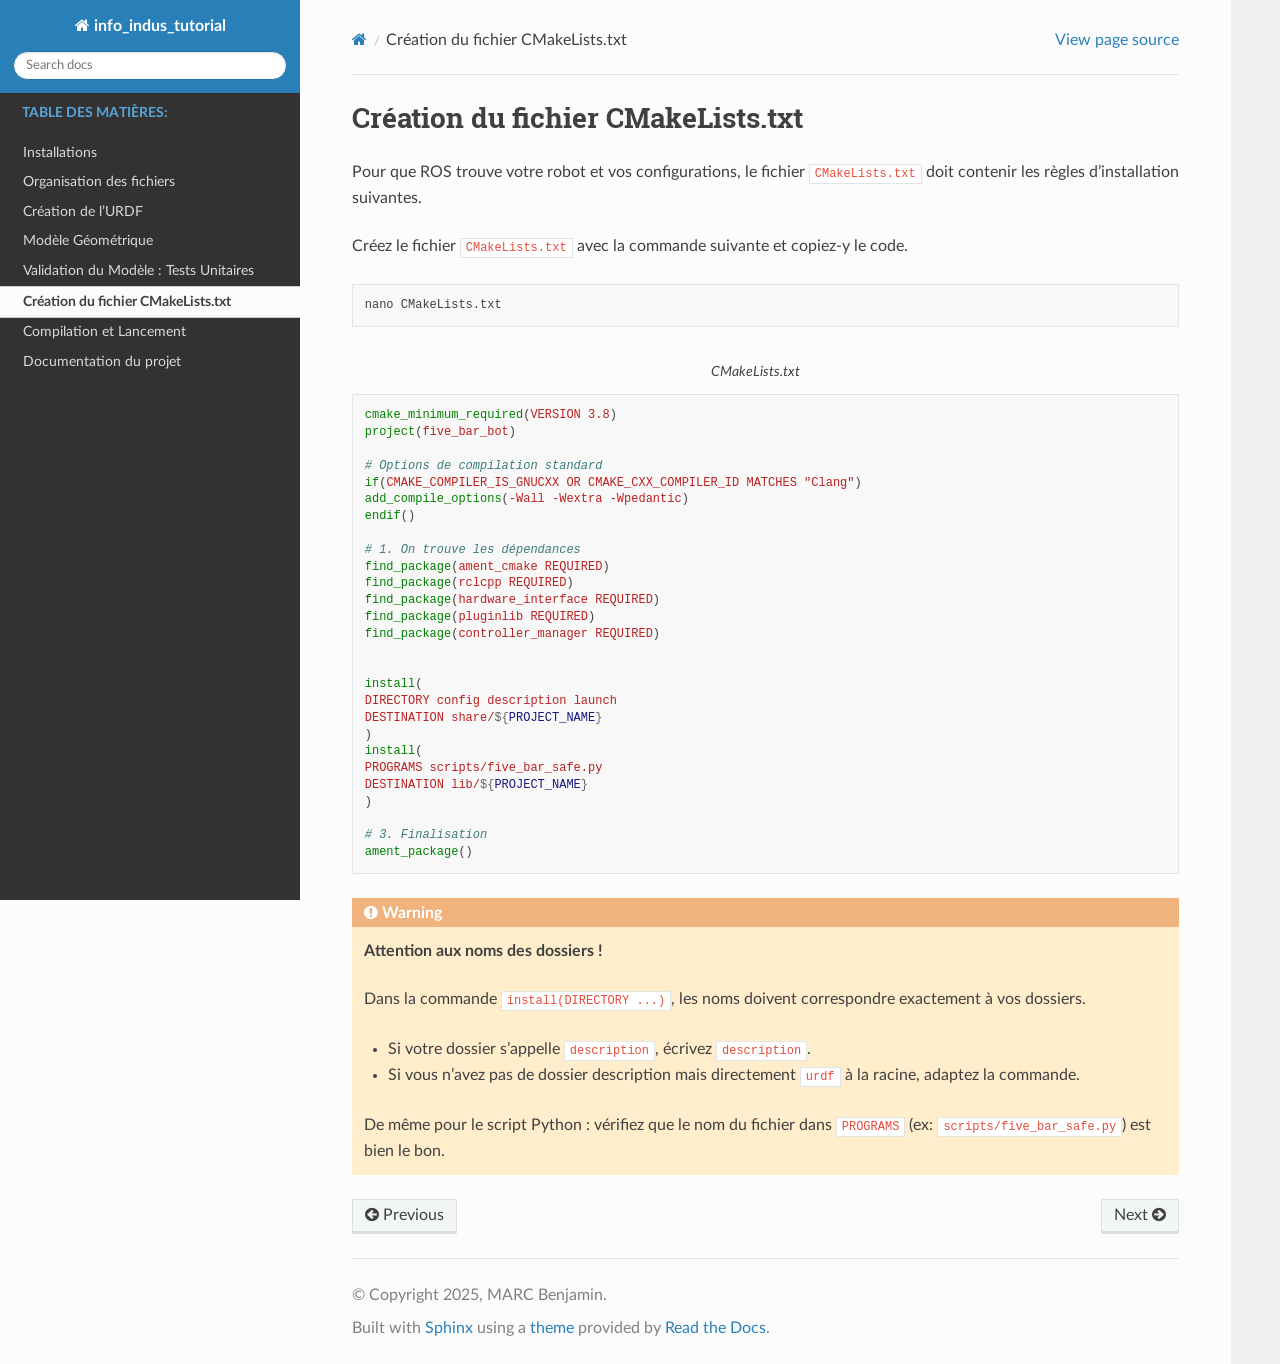
<file: cmake.html>
<!DOCTYPE html>
<html class="writer-html5" lang="en" data-content_root="./">
<head>
  <meta charset="utf-8" /><meta name="viewport" content="width=device-width, initial-scale=1" />

  <meta name="viewport" content="width=device-width, initial-scale=1.0" />
  <title>Création du fichier CMakeLists.txt &mdash; info_indus_tutorial  documentation</title>
      <link rel="stylesheet" type="text/css" href="_static/pygments.css?v=b86133f3" />
      <link rel="stylesheet" type="text/css" href="_static/css/theme.css?v=9edc463e" />
      <link rel="stylesheet" type="text/css" href="_static/graphviz.css?v=4ae1632d" />
      <link rel="stylesheet" type="text/css" href="_static/copybutton.css?v=76b2166b" />
      <link rel="stylesheet" type="text/css" href="_static/sphinx-design.min.css?v=95c83b7e" />
      <link rel="stylesheet" type="text/css" href="_static/css/custom.css?v=814cb336" />

  
      <script src="_static/jquery.js?v=5d32c60e"></script>
      <script src="_static/_sphinx_javascript_frameworks_compat.js?v=2cd50e6c"></script>
      <script src="_static/documentation_options.js?v=5929fcd5"></script>
      <script src="_static/doctools.js?v=9bcbadda"></script>
      <script src="_static/sphinx_highlight.js?v=dc90522c"></script>
      <script src="_static/clipboard.min.js?v=a7894cd8"></script>
      <script src="_static/copybutton.js?v=30646c52"></script>
      <script src="_static/design-tabs.js?v=f930bc37"></script>
    <script src="_static/js/theme.js"></script>
    <link rel="index" title="Index" href="genindex.html" />
    <link rel="search" title="Search" href="search.html" />
    <link rel="next" title="Compilation et Lancement" href="compilation.html" />
    <link rel="prev" title="Validation du Modèle : Tests Unitaires" href="control.html" /> 
</head>

<body class="wy-body-for-nav"> 
  <div class="wy-grid-for-nav">
    <nav data-toggle="wy-nav-shift" class="wy-nav-side">
      <div class="wy-side-scroll">
        <div class="wy-side-nav-search" >

          
          
          <a href="index.html" class="icon icon-home">
            info_indus_tutorial
          </a>
<div role="search">
  <form id="rtd-search-form" class="wy-form" action="search.html" method="get">
    <input type="text" name="q" placeholder="Search docs" aria-label="Search docs" />
    <input type="hidden" name="check_keywords" value="yes" />
    <input type="hidden" name="area" value="default" />
  </form>
</div>
        </div><div class="wy-menu wy-menu-vertical" data-spy="affix" role="navigation" aria-label="Navigation menu">
              <p class="caption" role="heading"><span class="caption-text">Table des matières:</span></p>
<ul class="current">
<li class="toctree-l1"><a class="reference internal" href="installations.html">Installations</a></li>
<li class="toctree-l1"><a class="reference internal" href="organisation.html">Organisation des fichiers</a></li>
<li class="toctree-l1"><a class="reference internal" href="urdf.html">Création de l’URDF</a></li>
<li class="toctree-l1"><a class="reference internal" href="simulation.html">Modèle Géométrique</a></li>
<li class="toctree-l1"><a class="reference internal" href="control.html">Validation du Modèle : Tests Unitaires</a></li>
<li class="toctree-l1 current"><a class="current reference internal" href="#">Création du fichier CMakeLists.txt</a></li>
<li class="toctree-l1"><a class="reference internal" href="compilation.html">Compilation et Lancement</a></li>
<li class="toctree-l1"><a class="reference internal" href="contribuer.html">Documentation du projet</a></li>
</ul>

        </div>
      </div>
    </nav>

    <section data-toggle="wy-nav-shift" class="wy-nav-content-wrap"><nav class="wy-nav-top" aria-label="Mobile navigation menu" >
          <i data-toggle="wy-nav-top" class="fa fa-bars"></i>
          <a href="index.html">info_indus_tutorial</a>
      </nav>

      <div class="wy-nav-content">
        <div class="rst-content">
          <div role="navigation" aria-label="Page navigation">
  <ul class="wy-breadcrumbs">
      <li><a href="index.html" class="icon icon-home" aria-label="Home"></a></li>
      <li class="breadcrumb-item active">Création du fichier CMakeLists.txt</li>
      <li class="wy-breadcrumbs-aside">
            <a href="_sources/cmake.rst.txt" rel="nofollow"> View page source</a>
      </li>
  </ul>
  <hr/>
</div>
          <div role="main" class="document" itemscope="itemscope" itemtype="http://schema.org/Article">
           <div itemprop="articleBody">
             
  <section id="creation-du-fichier-cmakelists-txt">
<h1>Création du fichier CMakeLists.txt<a class="headerlink" href="#creation-du-fichier-cmakelists-txt" title="Link to this heading"></a></h1>
<p>Pour que ROS trouve votre robot et vos configurations, le fichier <code class="docutils literal notranslate"><span class="pre">CMakeLists.txt</span></code> doit contenir les règles d’installation suivantes.</p>
<p>Créez le fichier <code class="docutils literal notranslate"><span class="pre">CMakeLists.txt</span></code> avec la commande suivante et copiez-y le code.</p>
<div class="highlight-bash notranslate"><div class="highlight"><pre><span></span>nano<span class="w"> </span>CMakeLists.txt
</pre></div>
</div>
<div class="literal-block-wrapper docutils container" id="id1">
<div class="code-block-caption"><span class="caption-text">CMakeLists.txt</span><a class="headerlink" href="#id1" title="Link to this code"></a></div>
<div class="highlight-cmake notranslate"><div class="highlight"><pre><span></span><span class="nb">cmake_minimum_required</span><span class="p">(</span><span class="s">VERSION</span><span class="w"> </span><span class="s">3.8</span><span class="p">)</span>
<span class="nb">project</span><span class="p">(</span><span class="s">five_bar_bot</span><span class="p">)</span>

<span class="c"># Options de compilation standard</span>
<span class="nb">if</span><span class="p">(</span><span class="s">CMAKE_COMPILER_IS_GNUCXX</span><span class="w"> </span><span class="s">OR</span><span class="w"> </span><span class="s">CMAKE_CXX_COMPILER_ID</span><span class="w"> </span><span class="s">MATCHES</span><span class="w"> </span><span class="s2">&quot;Clang&quot;</span><span class="p">)</span>
<span class="nb">add_compile_options</span><span class="p">(</span><span class="s">-Wall</span><span class="w"> </span><span class="s">-Wextra</span><span class="w"> </span><span class="s">-Wpedantic</span><span class="p">)</span>
<span class="nb">endif</span><span class="p">()</span>

<span class="c"># 1. On trouve les dépendances</span>
<span class="nb">find_package</span><span class="p">(</span><span class="s">ament_cmake</span><span class="w"> </span><span class="s">REQUIRED</span><span class="p">)</span>
<span class="nb">find_package</span><span class="p">(</span><span class="s">rclcpp</span><span class="w"> </span><span class="s">REQUIRED</span><span class="p">)</span>
<span class="nb">find_package</span><span class="p">(</span><span class="s">hardware_interface</span><span class="w"> </span><span class="s">REQUIRED</span><span class="p">)</span>
<span class="nb">find_package</span><span class="p">(</span><span class="s">pluginlib</span><span class="w"> </span><span class="s">REQUIRED</span><span class="p">)</span>
<span class="nb">find_package</span><span class="p">(</span><span class="s">controller_manager</span><span class="w"> </span><span class="s">REQUIRED</span><span class="p">)</span>


<span class="nb">install</span><span class="p">(</span>
<span class="s">DIRECTORY</span><span class="w"> </span><span class="s">config</span><span class="w"> </span><span class="s">description</span><span class="w"> </span><span class="s">launch</span>
<span class="s">DESTINATION</span><span class="w"> </span><span class="s">share/</span><span class="o">${</span><span class="nv">PROJECT_NAME</span><span class="o">}</span>
<span class="p">)</span>
<span class="nb">install</span><span class="p">(</span>
<span class="s">PROGRAMS</span><span class="w"> </span><span class="s">scripts/five_bar_safe.py</span>
<span class="s">DESTINATION</span><span class="w"> </span><span class="s">lib/</span><span class="o">${</span><span class="nv">PROJECT_NAME</span><span class="o">}</span>
<span class="p">)</span>

<span class="c"># 3. Finalisation</span>
<span class="nb">ament_package</span><span class="p">()</span>
</pre></div>
</div>
</div>
<div class="admonition warning">
<p class="admonition-title">Warning</p>
<p><strong>Attention aux noms des dossiers !</strong></p>
<p>Dans la commande <code class="docutils literal notranslate"><span class="pre">install(DIRECTORY</span> <span class="pre">...)</span></code>, les noms doivent correspondre exactement à vos dossiers.</p>
<ul class="simple">
<li><p>Si votre dossier s’appelle <code class="docutils literal notranslate"><span class="pre">description</span></code>, écrivez <code class="docutils literal notranslate"><span class="pre">description</span></code>.</p></li>
<li><p>Si vous n’avez pas de dossier description mais directement <code class="docutils literal notranslate"><span class="pre">urdf</span></code> à la racine, adaptez la commande.</p></li>
</ul>
<p>De même pour le script Python : vérifiez que le nom du fichier dans <code class="docutils literal notranslate"><span class="pre">PROGRAMS</span></code> (ex: <code class="docutils literal notranslate"><span class="pre">scripts/five_bar_safe.py</span></code>) est bien le bon.</p>
</div>
</section>


           </div>
          </div>
          <footer><div class="rst-footer-buttons" role="navigation" aria-label="Footer">
        <a href="control.html" class="btn btn-neutral float-left" title="Validation du Modèle : Tests Unitaires" accesskey="p" rel="prev"><span class="fa fa-arrow-circle-left" aria-hidden="true"></span> Previous</a>
        <a href="compilation.html" class="btn btn-neutral float-right" title="Compilation et Lancement" accesskey="n" rel="next">Next <span class="fa fa-arrow-circle-right" aria-hidden="true"></span></a>
    </div>

  <hr/>

  <div role="contentinfo">
    <p>&#169; Copyright 2025, MARC Benjamin.</p>
  </div>

  Built with <a href="https://www.sphinx-doc.org/">Sphinx</a> using a
    <a href="https://github.com/readthedocs/sphinx_rtd_theme">theme</a>
    provided by <a href="https://readthedocs.org">Read the Docs</a>.
   

</footer>
        </div>
      </div>
    </section>
  </div>
  <script>
      jQuery(function () {
          SphinxRtdTheme.Navigation.enable(true);
      });
  </script> 

</body>
</html>
</file>
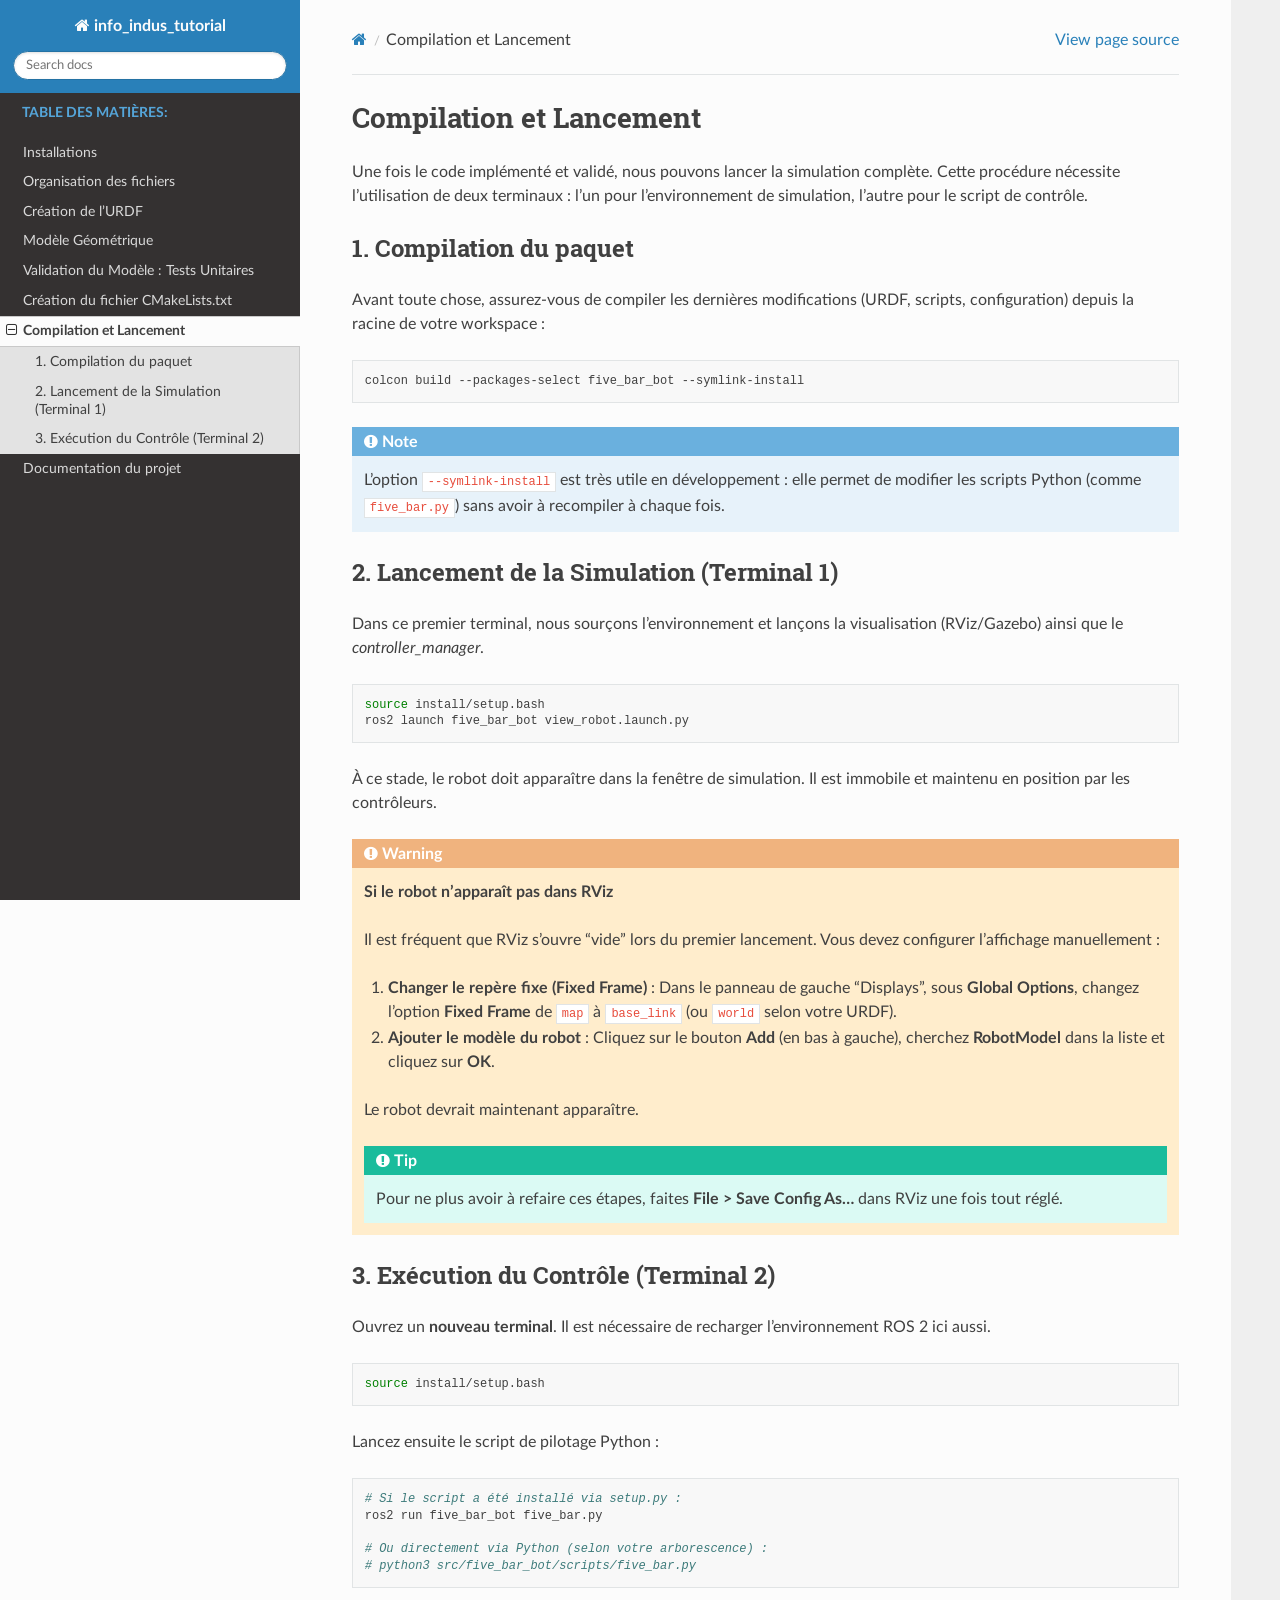
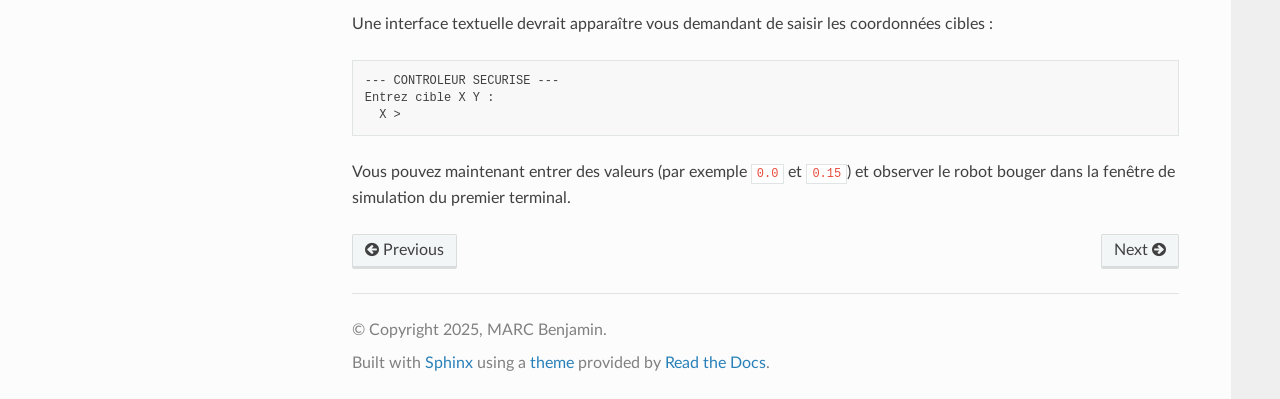
<file: compilation.html>
<!DOCTYPE html>
<html class="writer-html5" lang="en" data-content_root="./">
<head>
  <meta charset="utf-8" /><meta name="viewport" content="width=device-width, initial-scale=1" />

  <meta name="viewport" content="width=device-width, initial-scale=1.0" />
  <title>Compilation et Lancement &mdash; info_indus_tutorial  documentation</title>
      <link rel="stylesheet" type="text/css" href="_static/pygments.css?v=b86133f3" />
      <link rel="stylesheet" type="text/css" href="_static/css/theme.css?v=9edc463e" />
      <link rel="stylesheet" type="text/css" href="_static/graphviz.css?v=4ae1632d" />
      <link rel="stylesheet" type="text/css" href="_static/copybutton.css?v=76b2166b" />
      <link rel="stylesheet" type="text/css" href="_static/sphinx-design.min.css?v=95c83b7e" />
      <link rel="stylesheet" type="text/css" href="_static/css/custom.css?v=814cb336" />

  
      <script src="_static/jquery.js?v=5d32c60e"></script>
      <script src="_static/_sphinx_javascript_frameworks_compat.js?v=2cd50e6c"></script>
      <script src="_static/documentation_options.js?v=5929fcd5"></script>
      <script src="_static/doctools.js?v=9bcbadda"></script>
      <script src="_static/sphinx_highlight.js?v=dc90522c"></script>
      <script src="_static/clipboard.min.js?v=a7894cd8"></script>
      <script src="_static/copybutton.js?v=30646c52"></script>
      <script src="_static/design-tabs.js?v=f930bc37"></script>
    <script src="_static/js/theme.js"></script>
    <link rel="index" title="Index" href="genindex.html" />
    <link rel="search" title="Search" href="search.html" />
    <link rel="next" title="Documentation du projet" href="contribuer.html" />
    <link rel="prev" title="Création du fichier CMakeLists.txt" href="cmake.html" /> 
</head>

<body class="wy-body-for-nav"> 
  <div class="wy-grid-for-nav">
    <nav data-toggle="wy-nav-shift" class="wy-nav-side">
      <div class="wy-side-scroll">
        <div class="wy-side-nav-search" >

          
          
          <a href="index.html" class="icon icon-home">
            info_indus_tutorial
          </a>
<div role="search">
  <form id="rtd-search-form" class="wy-form" action="search.html" method="get">
    <input type="text" name="q" placeholder="Search docs" aria-label="Search docs" />
    <input type="hidden" name="check_keywords" value="yes" />
    <input type="hidden" name="area" value="default" />
  </form>
</div>
        </div><div class="wy-menu wy-menu-vertical" data-spy="affix" role="navigation" aria-label="Navigation menu">
              <p class="caption" role="heading"><span class="caption-text">Table des matières:</span></p>
<ul class="current">
<li class="toctree-l1"><a class="reference internal" href="installations.html">Installations</a></li>
<li class="toctree-l1"><a class="reference internal" href="organisation.html">Organisation des fichiers</a></li>
<li class="toctree-l1"><a class="reference internal" href="urdf.html">Création de l’URDF</a></li>
<li class="toctree-l1"><a class="reference internal" href="simulation.html">Modèle Géométrique</a></li>
<li class="toctree-l1"><a class="reference internal" href="control.html">Validation du Modèle : Tests Unitaires</a></li>
<li class="toctree-l1"><a class="reference internal" href="cmake.html">Création du fichier CMakeLists.txt</a></li>
<li class="toctree-l1 current"><a class="current reference internal" href="#">Compilation et Lancement</a><ul>
<li class="toctree-l2"><a class="reference internal" href="#compilation-du-paquet">1. Compilation du paquet</a></li>
<li class="toctree-l2"><a class="reference internal" href="#lancement-de-la-simulation-terminal-1">2. Lancement de la Simulation (Terminal 1)</a></li>
<li class="toctree-l2"><a class="reference internal" href="#execution-du-controle-terminal-2">3. Exécution du Contrôle (Terminal 2)</a></li>
</ul>
</li>
<li class="toctree-l1"><a class="reference internal" href="contribuer.html">Documentation du projet</a></li>
</ul>

        </div>
      </div>
    </nav>

    <section data-toggle="wy-nav-shift" class="wy-nav-content-wrap"><nav class="wy-nav-top" aria-label="Mobile navigation menu" >
          <i data-toggle="wy-nav-top" class="fa fa-bars"></i>
          <a href="index.html">info_indus_tutorial</a>
      </nav>

      <div class="wy-nav-content">
        <div class="rst-content">
          <div role="navigation" aria-label="Page navigation">
  <ul class="wy-breadcrumbs">
      <li><a href="index.html" class="icon icon-home" aria-label="Home"></a></li>
      <li class="breadcrumb-item active">Compilation et Lancement</li>
      <li class="wy-breadcrumbs-aside">
            <a href="_sources/compilation.rst.txt" rel="nofollow"> View page source</a>
      </li>
  </ul>
  <hr/>
</div>
          <div role="main" class="document" itemscope="itemscope" itemtype="http://schema.org/Article">
           <div itemprop="articleBody">
             
  <section id="compilation-et-lancement">
<h1>Compilation et Lancement<a class="headerlink" href="#compilation-et-lancement" title="Link to this heading"></a></h1>
<p>Une fois le code implémenté et validé, nous pouvons lancer la simulation complète. Cette procédure nécessite l’utilisation de deux terminaux : l’un pour l’environnement de simulation, l’autre pour le script de contrôle.</p>
<section id="compilation-du-paquet">
<h2>1. Compilation du paquet<a class="headerlink" href="#compilation-du-paquet" title="Link to this heading"></a></h2>
<p>Avant toute chose, assurez-vous de compiler les dernières modifications (URDF, scripts, configuration) depuis la racine de votre workspace :</p>
<div class="highlight-bash notranslate"><div class="highlight"><pre><span></span>colcon<span class="w"> </span>build<span class="w"> </span>--packages-select<span class="w"> </span>five_bar_bot<span class="w"> </span>--symlink-install
</pre></div>
</div>
<div class="admonition note">
<p class="admonition-title">Note</p>
<p>L’option <code class="docutils literal notranslate"><span class="pre">--symlink-install</span></code> est très utile en développement : elle permet de modifier les scripts Python (comme <code class="docutils literal notranslate"><span class="pre">five_bar.py</span></code>) sans avoir à recompiler à chaque fois.</p>
</div>
</section>
<section id="lancement-de-la-simulation-terminal-1">
<h2>2. Lancement de la Simulation (Terminal 1)<a class="headerlink" href="#lancement-de-la-simulation-terminal-1" title="Link to this heading"></a></h2>
<p>Dans ce premier terminal, nous sourçons l’environnement et lançons la visualisation (RViz/Gazebo) ainsi que le <cite>controller_manager</cite>.</p>
<div class="highlight-bash notranslate"><div class="highlight"><pre><span></span><span class="nb">source</span><span class="w"> </span>install/setup.bash
ros2<span class="w"> </span>launch<span class="w"> </span>five_bar_bot<span class="w"> </span>view_robot.launch.py
</pre></div>
</div>
<p>À ce stade, le robot doit apparaître dans la fenêtre de simulation. Il est immobile et maintenu en position par les contrôleurs.</p>
<div class="admonition warning">
<p class="admonition-title">Warning</p>
<p><strong>Si le robot n’apparaît pas dans RViz</strong></p>
<p>Il est fréquent que RViz s’ouvre “vide” lors du premier lancement. Vous devez configurer l’affichage manuellement :</p>
<ol class="arabic simple">
<li><p><strong>Changer le repère fixe (Fixed Frame)</strong> :
Dans le panneau de gauche “Displays”, sous <strong>Global Options</strong>, changez l’option <strong>Fixed Frame</strong> de <code class="docutils literal notranslate"><span class="pre">map</span></code> à <code class="docutils literal notranslate"><span class="pre">base_link</span></code> (ou <code class="docutils literal notranslate"><span class="pre">world</span></code> selon votre URDF).</p></li>
<li><p><strong>Ajouter le modèle du robot</strong> :
Cliquez sur le bouton <strong>Add</strong> (en bas à gauche), cherchez <strong>RobotModel</strong> dans la liste et cliquez sur <strong>OK</strong>.</p></li>
</ol>
<p>Le robot devrait maintenant apparaître.</p>
<div class="admonition tip">
<p class="admonition-title">Tip</p>
<p>Pour ne plus avoir à refaire ces étapes, faites <strong>File &gt; Save Config As…</strong> dans RViz une fois tout réglé.</p>
</div>
</div>
</section>
<section id="execution-du-controle-terminal-2">
<h2>3. Exécution du Contrôle (Terminal 2)<a class="headerlink" href="#execution-du-controle-terminal-2" title="Link to this heading"></a></h2>
<p>Ouvrez un <strong>nouveau terminal</strong>. Il est nécessaire de recharger l’environnement ROS 2 ici aussi.</p>
<div class="highlight-bash notranslate"><div class="highlight"><pre><span></span><span class="nb">source</span><span class="w"> </span>install/setup.bash
</pre></div>
</div>
<p>Lancez ensuite le script de pilotage Python :</p>
<div class="highlight-bash notranslate"><div class="highlight"><pre><span></span><span class="c1"># Si le script a été installé via setup.py :</span>
ros2<span class="w"> </span>run<span class="w"> </span>five_bar_bot<span class="w"> </span>five_bar.py

<span class="c1"># Ou directement via Python (selon votre arborescence) :</span>
<span class="c1"># python3 src/five_bar_bot/scripts/five_bar.py</span>
</pre></div>
</div>
<p>Une interface textuelle devrait apparaître vous demandant de saisir les coordonnées cibles :</p>
<div class="highlight-text notranslate"><div class="highlight"><pre><span></span>--- CONTROLEUR SECURISE ---
Entrez cible X Y :
  X &gt;
</pre></div>
</div>
<p>Vous pouvez maintenant entrer des valeurs (par exemple <code class="docutils literal notranslate"><span class="pre">0.0</span></code> et <code class="docutils literal notranslate"><span class="pre">0.15</span></code>) et observer le robot bouger dans la fenêtre de simulation du premier terminal.</p>
</section>
</section>


           </div>
          </div>
          <footer><div class="rst-footer-buttons" role="navigation" aria-label="Footer">
        <a href="cmake.html" class="btn btn-neutral float-left" title="Création du fichier CMakeLists.txt" accesskey="p" rel="prev"><span class="fa fa-arrow-circle-left" aria-hidden="true"></span> Previous</a>
        <a href="contribuer.html" class="btn btn-neutral float-right" title="Documentation du projet" accesskey="n" rel="next">Next <span class="fa fa-arrow-circle-right" aria-hidden="true"></span></a>
    </div>

  <hr/>

  <div role="contentinfo">
    <p>&#169; Copyright 2025, MARC Benjamin.</p>
  </div>

  Built with <a href="https://www.sphinx-doc.org/">Sphinx</a> using a
    <a href="https://github.com/readthedocs/sphinx_rtd_theme">theme</a>
    provided by <a href="https://readthedocs.org">Read the Docs</a>.
   

</footer>
        </div>
      </div>
    </section>
  </div>
  <script>
      jQuery(function () {
          SphinxRtdTheme.Navigation.enable(true);
      });
  </script> 

</body>
</html>
</file>
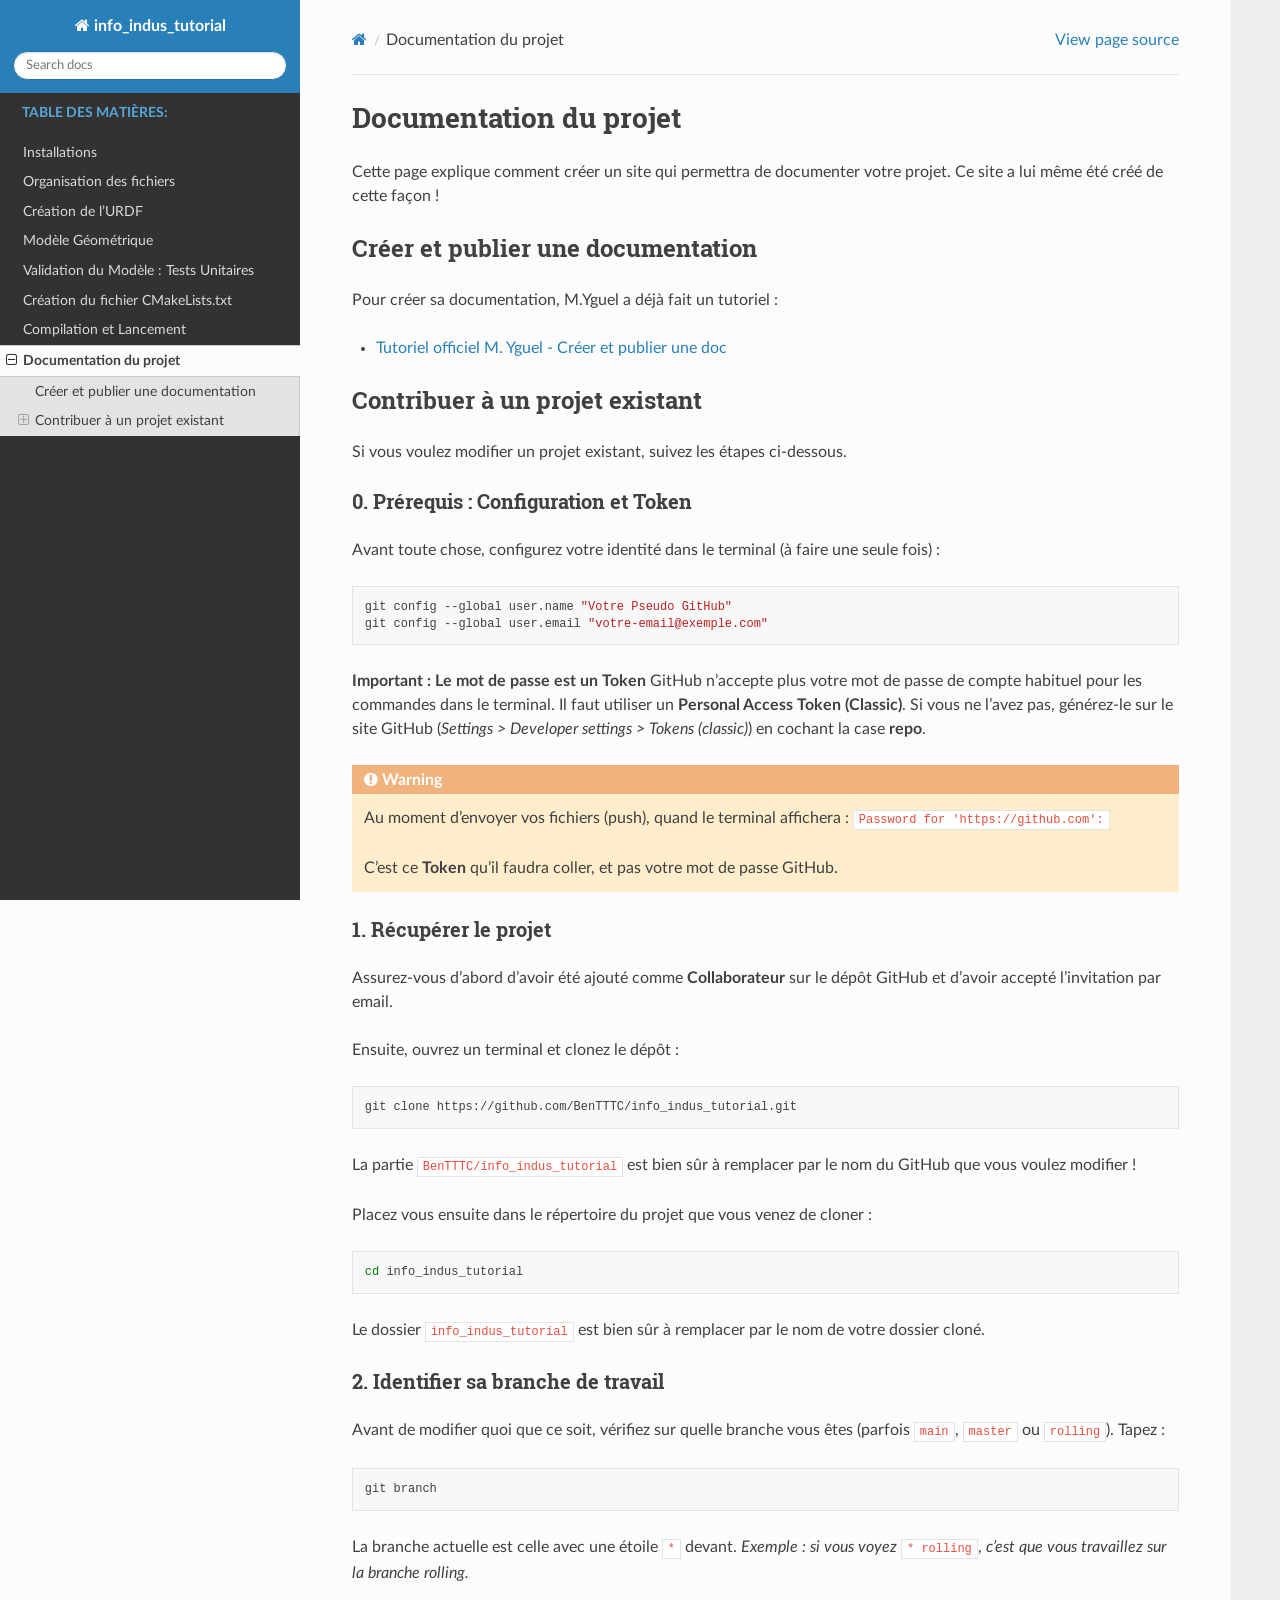
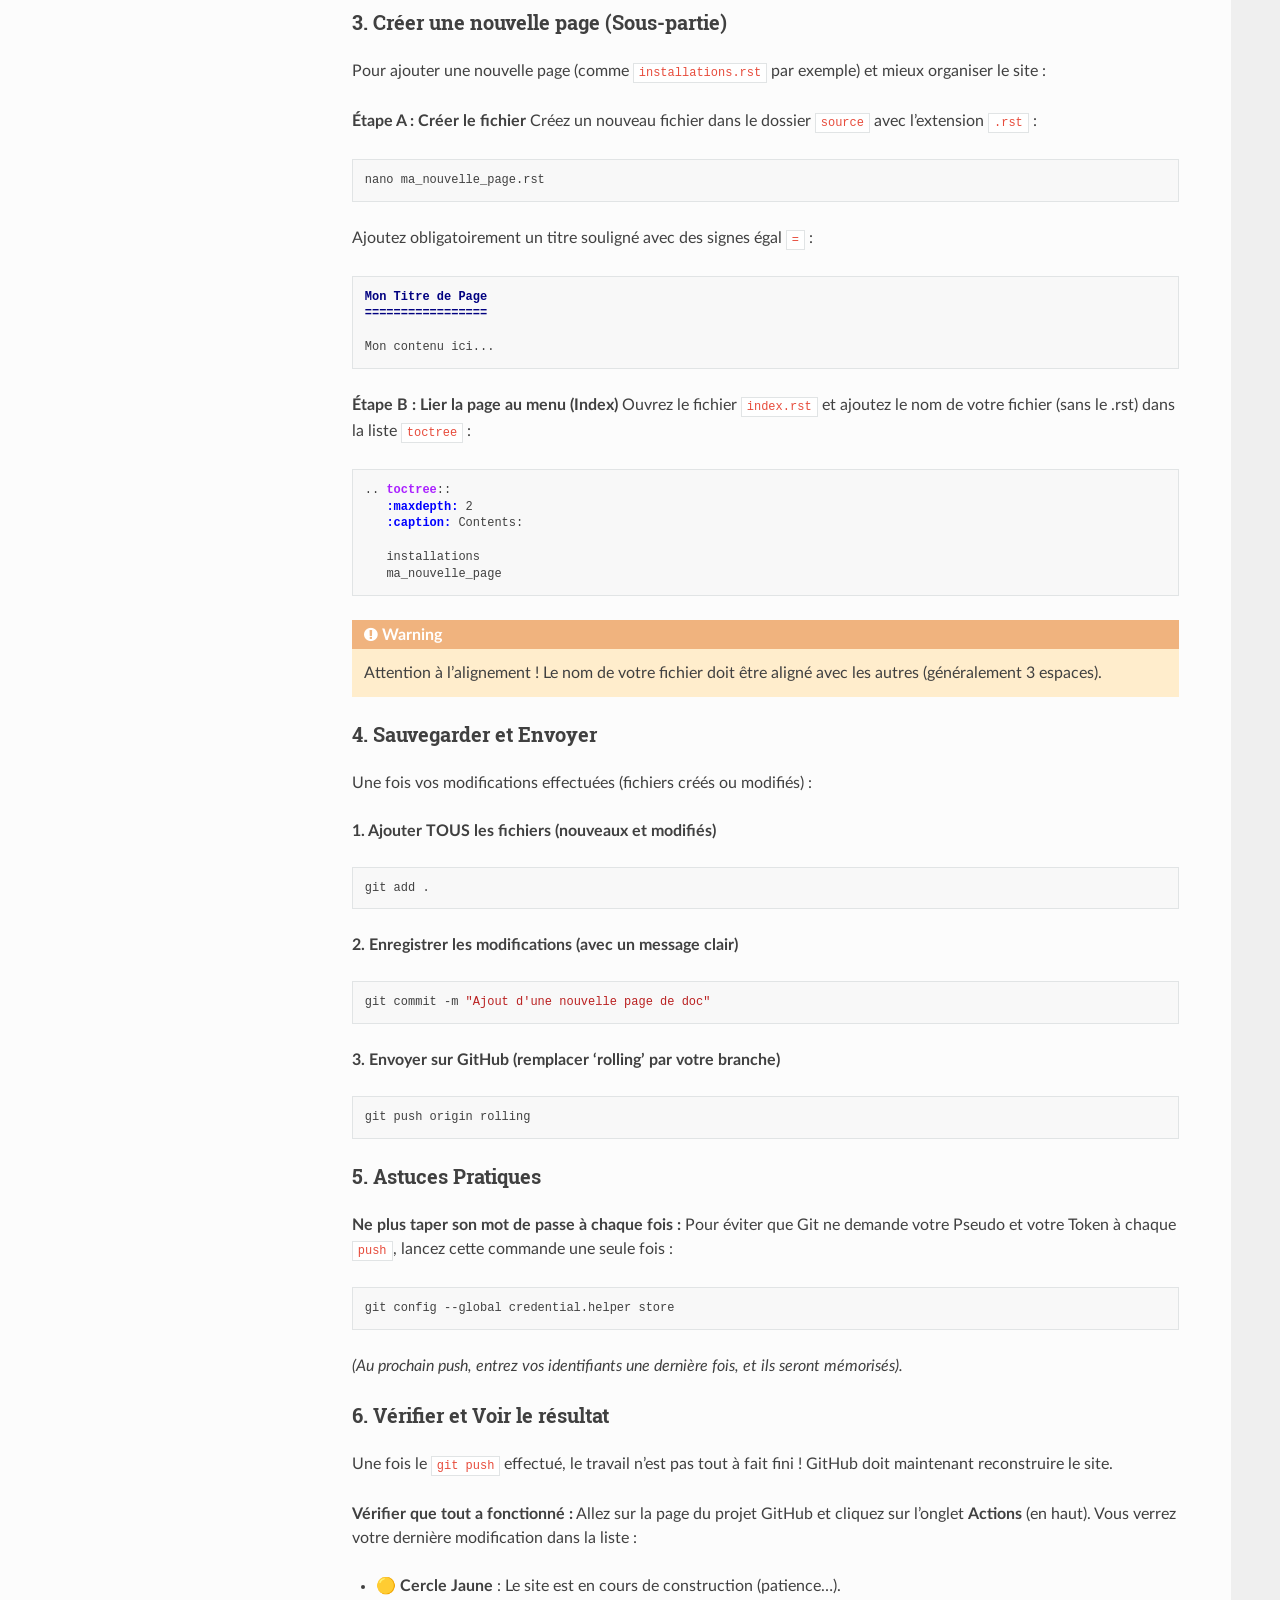
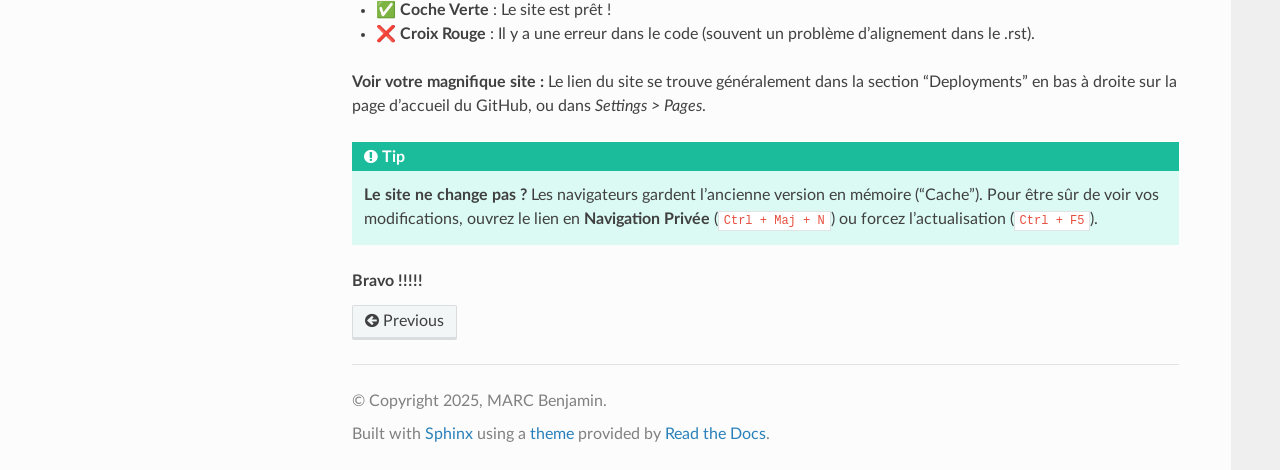
<file: contribuer.html>
<!DOCTYPE html>
<html class="writer-html5" lang="en" data-content_root="./">
<head>
  <meta charset="utf-8" /><meta name="viewport" content="width=device-width, initial-scale=1" />

  <meta name="viewport" content="width=device-width, initial-scale=1.0" />
  <title>Documentation du projet &mdash; info_indus_tutorial  documentation</title>
      <link rel="stylesheet" type="text/css" href="_static/pygments.css?v=b86133f3" />
      <link rel="stylesheet" type="text/css" href="_static/css/theme.css?v=9edc463e" />
      <link rel="stylesheet" type="text/css" href="_static/graphviz.css?v=4ae1632d" />
      <link rel="stylesheet" type="text/css" href="_static/copybutton.css?v=76b2166b" />
      <link rel="stylesheet" type="text/css" href="_static/sphinx-design.min.css?v=95c83b7e" />
      <link rel="stylesheet" type="text/css" href="_static/css/custom.css?v=814cb336" />

  
      <script src="_static/jquery.js?v=5d32c60e"></script>
      <script src="_static/_sphinx_javascript_frameworks_compat.js?v=2cd50e6c"></script>
      <script src="_static/documentation_options.js?v=5929fcd5"></script>
      <script src="_static/doctools.js?v=9bcbadda"></script>
      <script src="_static/sphinx_highlight.js?v=dc90522c"></script>
      <script src="_static/clipboard.min.js?v=a7894cd8"></script>
      <script src="_static/copybutton.js?v=30646c52"></script>
      <script src="_static/design-tabs.js?v=f930bc37"></script>
    <script src="_static/js/theme.js"></script>
    <link rel="index" title="Index" href="genindex.html" />
    <link rel="search" title="Search" href="search.html" />
    <link rel="prev" title="Compilation et Lancement" href="compilation.html" /> 
</head>

<body class="wy-body-for-nav"> 
  <div class="wy-grid-for-nav">
    <nav data-toggle="wy-nav-shift" class="wy-nav-side">
      <div class="wy-side-scroll">
        <div class="wy-side-nav-search" >

          
          
          <a href="index.html" class="icon icon-home">
            info_indus_tutorial
          </a>
<div role="search">
  <form id="rtd-search-form" class="wy-form" action="search.html" method="get">
    <input type="text" name="q" placeholder="Search docs" aria-label="Search docs" />
    <input type="hidden" name="check_keywords" value="yes" />
    <input type="hidden" name="area" value="default" />
  </form>
</div>
        </div><div class="wy-menu wy-menu-vertical" data-spy="affix" role="navigation" aria-label="Navigation menu">
              <p class="caption" role="heading"><span class="caption-text">Table des matières:</span></p>
<ul class="current">
<li class="toctree-l1"><a class="reference internal" href="installations.html">Installations</a></li>
<li class="toctree-l1"><a class="reference internal" href="organisation.html">Organisation des fichiers</a></li>
<li class="toctree-l1"><a class="reference internal" href="urdf.html">Création de l’URDF</a></li>
<li class="toctree-l1"><a class="reference internal" href="simulation.html">Modèle Géométrique</a></li>
<li class="toctree-l1"><a class="reference internal" href="control.html">Validation du Modèle : Tests Unitaires</a></li>
<li class="toctree-l1"><a class="reference internal" href="cmake.html">Création du fichier CMakeLists.txt</a></li>
<li class="toctree-l1"><a class="reference internal" href="compilation.html">Compilation et Lancement</a></li>
<li class="toctree-l1 current"><a class="current reference internal" href="#">Documentation du projet</a><ul>
<li class="toctree-l2"><a class="reference internal" href="#creer-et-publier-une-documentation">Créer et publier une documentation</a></li>
<li class="toctree-l2"><a class="reference internal" href="#contribuer-a-un-projet-existant">Contribuer à un projet existant</a><ul>
<li class="toctree-l3"><a class="reference internal" href="#prerequis-configuration-et-token">0. Prérequis : Configuration et Token</a></li>
<li class="toctree-l3"><a class="reference internal" href="#recuperer-le-projet">1. Récupérer le projet</a></li>
<li class="toctree-l3"><a class="reference internal" href="#identifier-sa-branche-de-travail">2. Identifier sa branche de travail</a></li>
<li class="toctree-l3"><a class="reference internal" href="#creer-une-nouvelle-page-sous-partie">3. Créer une nouvelle page (Sous-partie)</a></li>
<li class="toctree-l3"><a class="reference internal" href="#sauvegarder-et-envoyer">4. Sauvegarder et Envoyer</a></li>
<li class="toctree-l3"><a class="reference internal" href="#astuces-pratiques">5. Astuces Pratiques</a></li>
<li class="toctree-l3"><a class="reference internal" href="#verifier-et-voir-le-resultat">6. Vérifier et Voir le résultat</a></li>
</ul>
</li>
</ul>
</li>
</ul>

        </div>
      </div>
    </nav>

    <section data-toggle="wy-nav-shift" class="wy-nav-content-wrap"><nav class="wy-nav-top" aria-label="Mobile navigation menu" >
          <i data-toggle="wy-nav-top" class="fa fa-bars"></i>
          <a href="index.html">info_indus_tutorial</a>
      </nav>

      <div class="wy-nav-content">
        <div class="rst-content">
          <div role="navigation" aria-label="Page navigation">
  <ul class="wy-breadcrumbs">
      <li><a href="index.html" class="icon icon-home" aria-label="Home"></a></li>
      <li class="breadcrumb-item active">Documentation du projet</li>
      <li class="wy-breadcrumbs-aside">
            <a href="_sources/contribuer.rst.txt" rel="nofollow"> View page source</a>
      </li>
  </ul>
  <hr/>
</div>
          <div role="main" class="document" itemscope="itemscope" itemtype="http://schema.org/Article">
           <div itemprop="articleBody">
             
  <section id="documentation-du-projet">
<h1>Documentation du projet<a class="headerlink" href="#documentation-du-projet" title="Link to this heading"></a></h1>
<p>Cette page explique comment créer un site qui permettra de documenter votre projet. Ce site a lui même été créé de cette façon !</p>
<section id="creer-et-publier-une-documentation">
<h2>Créer et publier une documentation<a class="headerlink" href="#creer-et-publier-une-documentation" title="Link to this heading"></a></h2>
<p>Pour créer sa documentation, M.Yguel a déjà fait un tutoriel :</p>
<ul class="simple">
<li><p><a class="reference external" href="https://yguel.github.io/informatique_industrielle_avec_ROS2/c01_create_and_publish_doc/p01s02_create_and_publish_doc.html">Tutoriel officiel M. Yguel - Créer et publier une doc</a></p></li>
</ul>
</section>
<section id="contribuer-a-un-projet-existant">
<h2>Contribuer à un projet existant<a class="headerlink" href="#contribuer-a-un-projet-existant" title="Link to this heading"></a></h2>
<p>Si vous voulez modifier un projet existant, suivez les étapes ci-dessous.</p>
<section id="prerequis-configuration-et-token">
<h3>0. Prérequis : Configuration et Token<a class="headerlink" href="#prerequis-configuration-et-token" title="Link to this heading"></a></h3>
<p>Avant toute chose, configurez votre identité dans le terminal (à faire une seule fois) :</p>
<div class="highlight-bash notranslate"><div class="highlight"><pre><span></span>git<span class="w"> </span>config<span class="w"> </span>--global<span class="w"> </span>user.name<span class="w"> </span><span class="s2">&quot;Votre Pseudo GitHub&quot;</span>
git<span class="w"> </span>config<span class="w"> </span>--global<span class="w"> </span>user.email<span class="w"> </span><span class="s2">&quot;votre-email@exemple.com&quot;</span>
</pre></div>
</div>
<p><strong>Important : Le mot de passe est un Token</strong>
GitHub n’accepte plus votre mot de passe de compte habituel pour les commandes dans le terminal. Il faut utiliser un <strong>Personal Access Token (Classic)</strong>.
Si vous ne l’avez pas, générez-le sur le site GitHub (<em>Settings &gt; Developer settings &gt; Tokens (classic)</em>) en cochant la case <strong>repo</strong>.</p>
<div class="admonition warning">
<p class="admonition-title">Warning</p>
<p>Au moment d’envoyer vos fichiers (push), quand le terminal affichera :
<code class="docutils literal notranslate"><span class="pre">Password</span> <span class="pre">for</span> <span class="pre">'https://github.com':</span></code></p>
<p>C’est ce <strong>Token</strong> qu’il faudra coller, et pas votre mot de passe GitHub.</p>
</div>
</section>
<section id="recuperer-le-projet">
<h3>1. Récupérer le projet<a class="headerlink" href="#recuperer-le-projet" title="Link to this heading"></a></h3>
<p>Assurez-vous d’abord d’avoir été ajouté comme <strong>Collaborateur</strong> sur le dépôt GitHub et d’avoir accepté l’invitation par email.</p>
<p>Ensuite, ouvrez un terminal et clonez le dépôt :</p>
<div class="highlight-bash notranslate"><div class="highlight"><pre><span></span>git<span class="w"> </span>clone<span class="w"> </span>https://github.com/BenTTTC/info_indus_tutorial.git
</pre></div>
</div>
<p>La partie <code class="docutils literal notranslate"><span class="pre">BenTTTC/info_indus_tutorial</span></code> est bien sûr à remplacer par le nom du GitHub que vous voulez modifier !</p>
<p>Placez vous ensuite dans le répertoire du projet que vous venez de cloner :</p>
<div class="highlight-bash notranslate"><div class="highlight"><pre><span></span><span class="nb">cd</span><span class="w"> </span>info_indus_tutorial
</pre></div>
</div>
<p>Le dossier <code class="docutils literal notranslate"><span class="pre">info_indus_tutorial</span></code> est bien sûr à remplacer par le nom de votre dossier cloné.</p>
</section>
<section id="identifier-sa-branche-de-travail">
<h3>2. Identifier sa branche de travail<a class="headerlink" href="#identifier-sa-branche-de-travail" title="Link to this heading"></a></h3>
<p>Avant de modifier quoi que ce soit, vérifiez sur quelle branche vous êtes (parfois <code class="docutils literal notranslate"><span class="pre">main</span></code>, <code class="docutils literal notranslate"><span class="pre">master</span></code> ou <code class="docutils literal notranslate"><span class="pre">rolling</span></code>). Tapez :</p>
<div class="highlight-bash notranslate"><div class="highlight"><pre><span></span>git<span class="w"> </span>branch
</pre></div>
</div>
<p>La branche actuelle est celle avec une étoile <code class="docutils literal notranslate"><span class="pre">*</span></code> devant.
<em>Exemple : si vous voyez</em> <code class="docutils literal notranslate"><span class="pre">*</span> <span class="pre">rolling</span></code>, <em>c’est que vous travaillez sur la branche rolling.</em></p>
</section>
<section id="creer-une-nouvelle-page-sous-partie">
<h3>3. Créer une nouvelle page (Sous-partie)<a class="headerlink" href="#creer-une-nouvelle-page-sous-partie" title="Link to this heading"></a></h3>
<p>Pour ajouter une nouvelle page (comme <code class="docutils literal notranslate"><span class="pre">installations.rst</span></code> par exemple) et mieux organiser le site :</p>
<p><strong>Étape A : Créer le fichier</strong>
Créez un nouveau fichier dans le dossier <code class="docutils literal notranslate"><span class="pre">source</span></code> avec l’extension <code class="docutils literal notranslate"><span class="pre">.rst</span></code> :</p>
<div class="highlight-bash notranslate"><div class="highlight"><pre><span></span>nano<span class="w"> </span>ma_nouvelle_page.rst
</pre></div>
</div>
<p>Ajoutez obligatoirement un titre souligné avec des signes égal <code class="docutils literal notranslate"><span class="pre">=</span></code> :</p>
<div class="highlight-rst notranslate"><div class="highlight"><pre><span></span><span class="gh">Mon Titre de Page</span>
<span class="gh">=================</span>

Mon contenu ici...
</pre></div>
</div>
<p><strong>Étape B : Lier la page au menu (Index)</strong>
Ouvrez le fichier <code class="docutils literal notranslate"><span class="pre">index.rst</span></code> et ajoutez le nom de votre fichier (sans le .rst) dans la liste <code class="docutils literal notranslate"><span class="pre">toctree</span></code> :</p>
<div class="highlight-rst notranslate"><div class="highlight"><pre><span></span><span class="p">..</span> <span class="ow">toctree</span><span class="p">::</span>
   <span class="nc">:maxdepth:</span> 2
   <span class="nc">:caption:</span> Contents:

   installations
   ma_nouvelle_page
</pre></div>
</div>
<div class="admonition warning">
<p class="admonition-title">Warning</p>
<p>Attention à l’alignement ! Le nom de votre fichier doit être aligné avec les autres (généralement 3 espaces).</p>
</div>
</section>
<section id="sauvegarder-et-envoyer">
<h3>4. Sauvegarder et Envoyer<a class="headerlink" href="#sauvegarder-et-envoyer" title="Link to this heading"></a></h3>
<p>Une fois vos modifications effectuées (fichiers créés ou modifiés) :</p>
<p><strong>1. Ajouter TOUS les fichiers (nouveaux et modifiés)</strong></p>
<div class="highlight-bash notranslate"><div class="highlight"><pre><span></span>git<span class="w"> </span>add<span class="w"> </span>.
</pre></div>
</div>
<p><strong>2. Enregistrer les modifications (avec un message clair)</strong></p>
<div class="highlight-bash notranslate"><div class="highlight"><pre><span></span>git<span class="w"> </span>commit<span class="w"> </span>-m<span class="w"> </span><span class="s2">&quot;Ajout d&#39;une nouvelle page de doc&quot;</span>
</pre></div>
</div>
<p><strong>3. Envoyer sur GitHub (remplacer ‘rolling’ par votre branche)</strong></p>
<div class="highlight-bash notranslate"><div class="highlight"><pre><span></span>git<span class="w"> </span>push<span class="w"> </span>origin<span class="w"> </span>rolling
</pre></div>
</div>
</section>
<section id="astuces-pratiques">
<h3>5. Astuces Pratiques<a class="headerlink" href="#astuces-pratiques" title="Link to this heading"></a></h3>
<p><strong>Ne plus taper son mot de passe à chaque fois :</strong>
Pour éviter que Git ne demande votre Pseudo et votre Token à chaque <code class="docutils literal notranslate"><span class="pre">push</span></code>, lancez cette commande une seule fois :</p>
<div class="highlight-bash notranslate"><div class="highlight"><pre><span></span>git<span class="w"> </span>config<span class="w"> </span>--global<span class="w"> </span>credential.helper<span class="w"> </span>store
</pre></div>
</div>
<p><em>(Au prochain push, entrez vos identifiants une dernière fois, et ils seront mémorisés).</em></p>
</section>
<section id="verifier-et-voir-le-resultat">
<h3>6. Vérifier et Voir le résultat<a class="headerlink" href="#verifier-et-voir-le-resultat" title="Link to this heading"></a></h3>
<p>Une fois le <code class="docutils literal notranslate"><span class="pre">git</span> <span class="pre">push</span></code> effectué, le travail n’est pas tout à fait fini ! GitHub doit maintenant reconstruire le site.</p>
<p><strong>Vérifier que tout a fonctionné :</strong>
Allez sur la page du projet GitHub et cliquez sur l’onglet <strong>Actions</strong> (en haut).
Vous verrez votre dernière modification dans la liste :</p>
<ul class="simple">
<li><p>🟡 <strong>Cercle Jaune</strong> : Le site est en cours de construction (patience…).</p></li>
<li><p>✅ <strong>Coche Verte</strong> : Le site est prêt !</p></li>
<li><p>❌ <strong>Croix Rouge</strong> : Il y a une erreur dans le code (souvent un problème d’alignement dans le .rst).</p></li>
</ul>
<p><strong>Voir votre magnifique site :</strong>
Le lien du site se trouve généralement dans la section “Deployments” en bas à droite sur la page d’accueil du GitHub, ou dans <em>Settings &gt; Pages</em>.</p>
<div class="admonition tip">
<p class="admonition-title">Tip</p>
<p><strong>Le site ne change pas ?</strong>
Les navigateurs gardent l’ancienne version en mémoire (“Cache”).
Pour être sûr de voir vos modifications, ouvrez le lien en <strong>Navigation Privée</strong> (<code class="docutils literal notranslate"><span class="pre">Ctrl</span> <span class="pre">+</span> <span class="pre">Maj</span> <span class="pre">+</span> <span class="pre">N</span></code>) ou forcez l’actualisation (<code class="docutils literal notranslate"><span class="pre">Ctrl</span> <span class="pre">+</span> <span class="pre">F5</span></code>).</p>
</div>
<p class="rubric">Bravo !!!!!</p>
</section>
</section>
</section>


           </div>
          </div>
          <footer><div class="rst-footer-buttons" role="navigation" aria-label="Footer">
        <a href="compilation.html" class="btn btn-neutral float-left" title="Compilation et Lancement" accesskey="p" rel="prev"><span class="fa fa-arrow-circle-left" aria-hidden="true"></span> Previous</a>
    </div>

  <hr/>

  <div role="contentinfo">
    <p>&#169; Copyright 2025, MARC Benjamin.</p>
  </div>

  Built with <a href="https://www.sphinx-doc.org/">Sphinx</a> using a
    <a href="https://github.com/readthedocs/sphinx_rtd_theme">theme</a>
    provided by <a href="https://readthedocs.org">Read the Docs</a>.
   

</footer>
        </div>
      </div>
    </section>
  </div>
  <script>
      jQuery(function () {
          SphinxRtdTheme.Navigation.enable(true);
      });
  </script> 

</body>
</html>
</file>
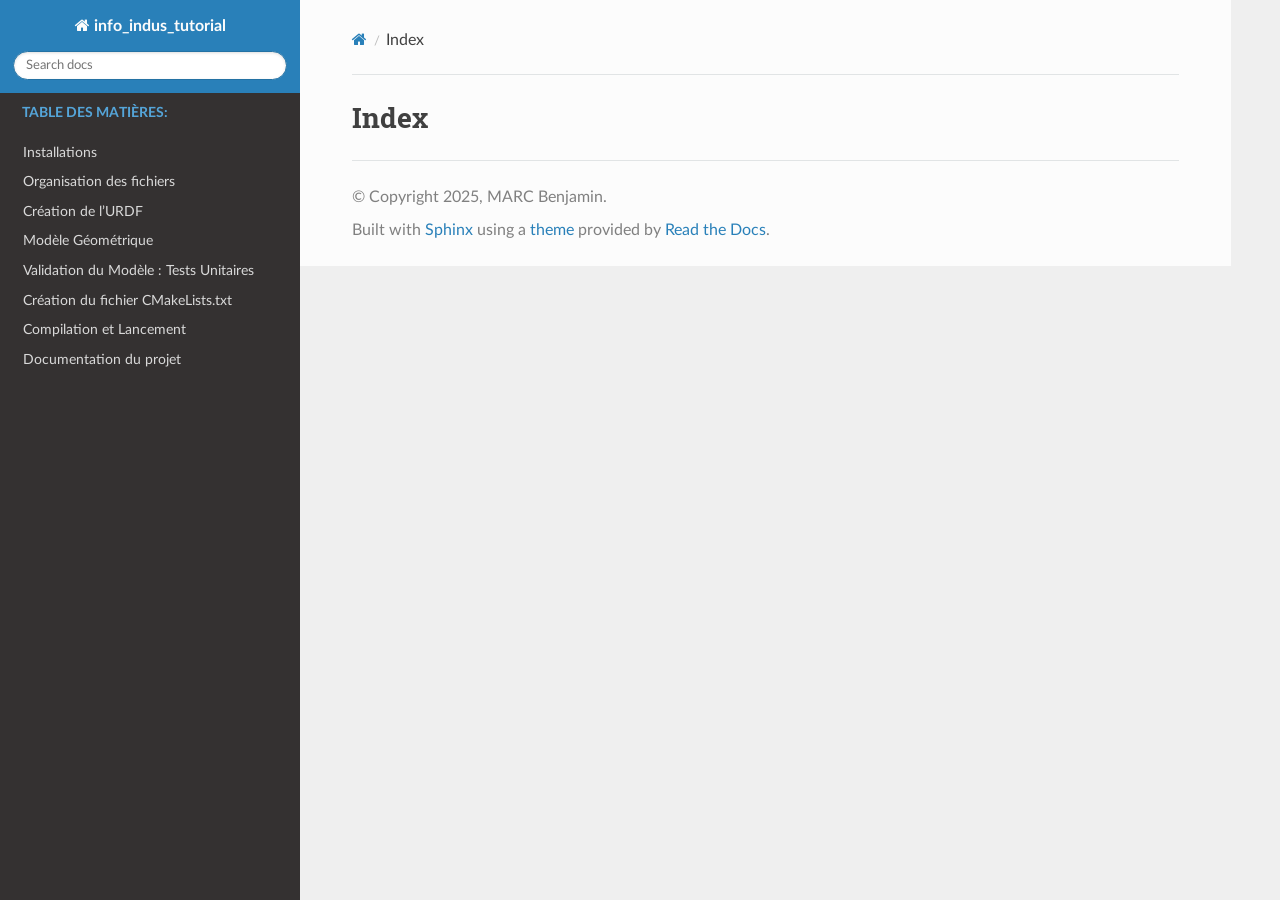
<file: genindex.html>
<!DOCTYPE html>
<html class="writer-html5" lang="en" data-content_root="./">
<head>
  <meta charset="utf-8" />
  <meta name="viewport" content="width=device-width, initial-scale=1.0" />
  <title>Index &mdash; info_indus_tutorial  documentation</title>
      <link rel="stylesheet" type="text/css" href="_static/pygments.css?v=b86133f3" />
      <link rel="stylesheet" type="text/css" href="_static/css/theme.css?v=9edc463e" />
      <link rel="stylesheet" type="text/css" href="_static/graphviz.css?v=4ae1632d" />
      <link rel="stylesheet" type="text/css" href="_static/copybutton.css?v=76b2166b" />
      <link rel="stylesheet" type="text/css" href="_static/sphinx-design.min.css?v=95c83b7e" />
      <link rel="stylesheet" type="text/css" href="_static/css/custom.css?v=814cb336" />

  
      <script src="_static/jquery.js?v=5d32c60e"></script>
      <script src="_static/_sphinx_javascript_frameworks_compat.js?v=2cd50e6c"></script>
      <script src="_static/documentation_options.js?v=5929fcd5"></script>
      <script src="_static/doctools.js?v=9bcbadda"></script>
      <script src="_static/sphinx_highlight.js?v=dc90522c"></script>
      <script src="_static/clipboard.min.js?v=a7894cd8"></script>
      <script src="_static/copybutton.js?v=30646c52"></script>
      <script src="_static/design-tabs.js?v=f930bc37"></script>
    <script src="_static/js/theme.js"></script>
    <link rel="index" title="Index" href="#" />
    <link rel="search" title="Search" href="search.html" /> 
</head>

<body class="wy-body-for-nav"> 
  <div class="wy-grid-for-nav">
    <nav data-toggle="wy-nav-shift" class="wy-nav-side">
      <div class="wy-side-scroll">
        <div class="wy-side-nav-search" >

          
          
          <a href="index.html" class="icon icon-home">
            info_indus_tutorial
          </a>
<div role="search">
  <form id="rtd-search-form" class="wy-form" action="search.html" method="get">
    <input type="text" name="q" placeholder="Search docs" aria-label="Search docs" />
    <input type="hidden" name="check_keywords" value="yes" />
    <input type="hidden" name="area" value="default" />
  </form>
</div>
        </div><div class="wy-menu wy-menu-vertical" data-spy="affix" role="navigation" aria-label="Navigation menu">
              <p class="caption" role="heading"><span class="caption-text">Table des matières:</span></p>
<ul>
<li class="toctree-l1"><a class="reference internal" href="installations.html">Installations</a></li>
<li class="toctree-l1"><a class="reference internal" href="organisation.html">Organisation des fichiers</a></li>
<li class="toctree-l1"><a class="reference internal" href="urdf.html">Création de l’URDF</a></li>
<li class="toctree-l1"><a class="reference internal" href="simulation.html">Modèle Géométrique</a></li>
<li class="toctree-l1"><a class="reference internal" href="control.html">Validation du Modèle : Tests Unitaires</a></li>
<li class="toctree-l1"><a class="reference internal" href="cmake.html">Création du fichier CMakeLists.txt</a></li>
<li class="toctree-l1"><a class="reference internal" href="compilation.html">Compilation et Lancement</a></li>
<li class="toctree-l1"><a class="reference internal" href="contribuer.html">Documentation du projet</a></li>
</ul>

        </div>
      </div>
    </nav>

    <section data-toggle="wy-nav-shift" class="wy-nav-content-wrap"><nav class="wy-nav-top" aria-label="Mobile navigation menu" >
          <i data-toggle="wy-nav-top" class="fa fa-bars"></i>
          <a href="index.html">info_indus_tutorial</a>
      </nav>

      <div class="wy-nav-content">
        <div class="rst-content">
          <div role="navigation" aria-label="Page navigation">
  <ul class="wy-breadcrumbs">
      <li><a href="index.html" class="icon icon-home" aria-label="Home"></a></li>
      <li class="breadcrumb-item active">Index</li>
      <li class="wy-breadcrumbs-aside">
      </li>
  </ul>
  <hr/>
</div>
          <div role="main" class="document" itemscope="itemscope" itemtype="http://schema.org/Article">
           <div itemprop="articleBody">
             

<h1 id="index">Index</h1>

<div class="genindex-jumpbox">
 
</div>


           </div>
          </div>
          <footer>

  <hr/>

  <div role="contentinfo">
    <p>&#169; Copyright 2025, MARC Benjamin.</p>
  </div>

  Built with <a href="https://www.sphinx-doc.org/">Sphinx</a> using a
    <a href="https://github.com/readthedocs/sphinx_rtd_theme">theme</a>
    provided by <a href="https://readthedocs.org">Read the Docs</a>.
   

</footer>
        </div>
      </div>
    </section>
  </div>
  <script>
      jQuery(function () {
          SphinxRtdTheme.Navigation.enable(true);
      });
  </script> 

</body>
</html>
</file>
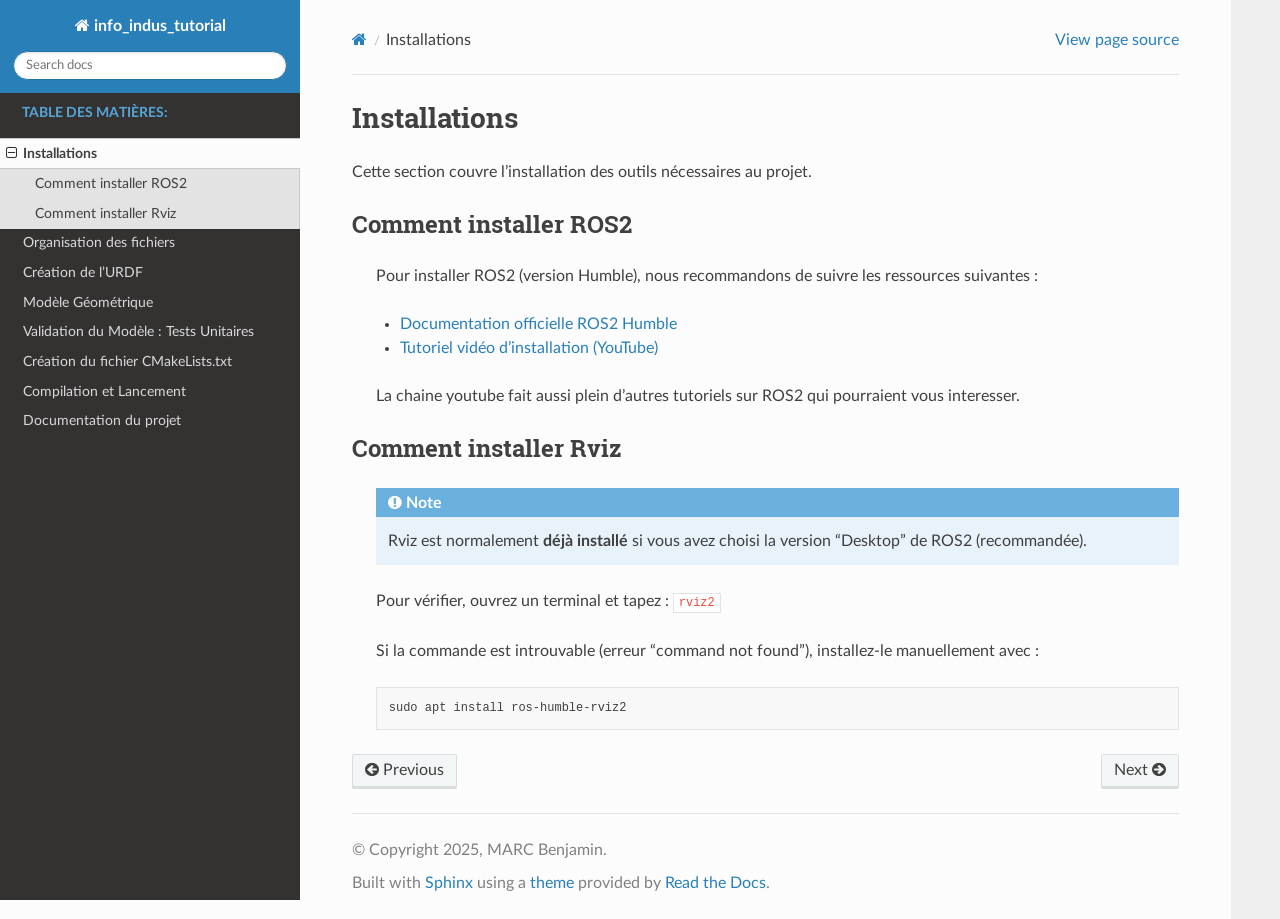
<file: installations.html>
<!DOCTYPE html>
<html class="writer-html5" lang="en" data-content_root="./">
<head>
  <meta charset="utf-8" /><meta name="viewport" content="width=device-width, initial-scale=1" />

  <meta name="viewport" content="width=device-width, initial-scale=1.0" />
  <title>Installations &mdash; info_indus_tutorial  documentation</title>
      <link rel="stylesheet" type="text/css" href="_static/pygments.css?v=b86133f3" />
      <link rel="stylesheet" type="text/css" href="_static/css/theme.css?v=9edc463e" />
      <link rel="stylesheet" type="text/css" href="_static/graphviz.css?v=4ae1632d" />
      <link rel="stylesheet" type="text/css" href="_static/copybutton.css?v=76b2166b" />
      <link rel="stylesheet" type="text/css" href="_static/sphinx-design.min.css?v=95c83b7e" />
      <link rel="stylesheet" type="text/css" href="_static/css/custom.css?v=814cb336" />

  
      <script src="_static/jquery.js?v=5d32c60e"></script>
      <script src="_static/_sphinx_javascript_frameworks_compat.js?v=2cd50e6c"></script>
      <script src="_static/documentation_options.js?v=5929fcd5"></script>
      <script src="_static/doctools.js?v=9bcbadda"></script>
      <script src="_static/sphinx_highlight.js?v=dc90522c"></script>
      <script src="_static/clipboard.min.js?v=a7894cd8"></script>
      <script src="_static/copybutton.js?v=30646c52"></script>
      <script src="_static/design-tabs.js?v=f930bc37"></script>
    <script src="_static/js/theme.js"></script>
    <link rel="index" title="Index" href="genindex.html" />
    <link rel="search" title="Search" href="search.html" />
    <link rel="next" title="Organisation des fichiers" href="organisation.html" />
    <link rel="prev" title="Bienvenue sur la documentation du Projet ROS" href="index.html" /> 
</head>

<body class="wy-body-for-nav"> 
  <div class="wy-grid-for-nav">
    <nav data-toggle="wy-nav-shift" class="wy-nav-side">
      <div class="wy-side-scroll">
        <div class="wy-side-nav-search" >

          
          
          <a href="index.html" class="icon icon-home">
            info_indus_tutorial
          </a>
<div role="search">
  <form id="rtd-search-form" class="wy-form" action="search.html" method="get">
    <input type="text" name="q" placeholder="Search docs" aria-label="Search docs" />
    <input type="hidden" name="check_keywords" value="yes" />
    <input type="hidden" name="area" value="default" />
  </form>
</div>
        </div><div class="wy-menu wy-menu-vertical" data-spy="affix" role="navigation" aria-label="Navigation menu">
              <p class="caption" role="heading"><span class="caption-text">Table des matières:</span></p>
<ul class="current">
<li class="toctree-l1 current"><a class="current reference internal" href="#">Installations</a><ul>
<li class="toctree-l2"><a class="reference internal" href="#comment-installer-ros2">Comment installer ROS2</a></li>
<li class="toctree-l2"><a class="reference internal" href="#comment-installer-rviz">Comment installer Rviz</a></li>
</ul>
</li>
<li class="toctree-l1"><a class="reference internal" href="organisation.html">Organisation des fichiers</a></li>
<li class="toctree-l1"><a class="reference internal" href="urdf.html">Création de l’URDF</a></li>
<li class="toctree-l1"><a class="reference internal" href="simulation.html">Modèle Géométrique</a></li>
<li class="toctree-l1"><a class="reference internal" href="control.html">Validation du Modèle : Tests Unitaires</a></li>
<li class="toctree-l1"><a class="reference internal" href="cmake.html">Création du fichier CMakeLists.txt</a></li>
<li class="toctree-l1"><a class="reference internal" href="compilation.html">Compilation et Lancement</a></li>
<li class="toctree-l1"><a class="reference internal" href="contribuer.html">Documentation du projet</a></li>
</ul>

        </div>
      </div>
    </nav>

    <section data-toggle="wy-nav-shift" class="wy-nav-content-wrap"><nav class="wy-nav-top" aria-label="Mobile navigation menu" >
          <i data-toggle="wy-nav-top" class="fa fa-bars"></i>
          <a href="index.html">info_indus_tutorial</a>
      </nav>

      <div class="wy-nav-content">
        <div class="rst-content">
          <div role="navigation" aria-label="Page navigation">
  <ul class="wy-breadcrumbs">
      <li><a href="index.html" class="icon icon-home" aria-label="Home"></a></li>
      <li class="breadcrumb-item active">Installations</li>
      <li class="wy-breadcrumbs-aside">
            <a href="_sources/installations.rst.txt" rel="nofollow"> View page source</a>
      </li>
  </ul>
  <hr/>
</div>
          <div role="main" class="document" itemscope="itemscope" itemtype="http://schema.org/Article">
           <div itemprop="articleBody">
             
  <section id="installations">
<h1>Installations<a class="headerlink" href="#installations" title="Link to this heading"></a></h1>
<p>Cette section couvre l’installation des outils nécessaires au projet.</p>
<section id="comment-installer-ros2">
<h2>Comment installer ROS2<a class="headerlink" href="#comment-installer-ros2" title="Link to this heading"></a></h2>
<blockquote>
<div><p>Pour installer ROS2 (version Humble), nous recommandons de suivre les ressources suivantes :</p>
<ul class="simple">
<li><p><a class="reference external" href="https://docs.ros.org/en/humble/Installation.html">Documentation officielle ROS2 Humble</a></p></li>
<li><p><a class="reference external" href="https://www.youtube.com/watch?v=flT3LIIR5qo">Tutoriel vidéo d’installation (YouTube)</a></p></li>
</ul>
<p>La chaine youtube fait aussi plein d’autres tutoriels sur ROS2 qui pourraient vous interesser.</p>
</div></blockquote>
</section>
<section id="comment-installer-rviz">
<h2>Comment installer Rviz<a class="headerlink" href="#comment-installer-rviz" title="Link to this heading"></a></h2>
<blockquote>
<div><div class="admonition note">
<p class="admonition-title">Note</p>
<p>Rviz est normalement <strong>déjà installé</strong> si vous avez choisi la version “Desktop” de ROS2 (recommandée).</p>
</div>
<p>Pour vérifier, ouvrez un terminal et tapez :
<code class="docutils literal notranslate"><span class="pre">rviz2</span></code></p>
<p>Si la commande est introuvable (erreur “command not found”), installez-le manuellement avec :</p>
<div class="highlight-bash notranslate"><div class="highlight"><pre><span></span>sudo<span class="w"> </span>apt<span class="w"> </span>install<span class="w"> </span>ros-humble-rviz2
</pre></div>
</div>
</div></blockquote>
</section>
</section>


           </div>
          </div>
          <footer><div class="rst-footer-buttons" role="navigation" aria-label="Footer">
        <a href="index.html" class="btn btn-neutral float-left" title="Bienvenue sur la documentation du Projet ROS" accesskey="p" rel="prev"><span class="fa fa-arrow-circle-left" aria-hidden="true"></span> Previous</a>
        <a href="organisation.html" class="btn btn-neutral float-right" title="Organisation des fichiers" accesskey="n" rel="next">Next <span class="fa fa-arrow-circle-right" aria-hidden="true"></span></a>
    </div>

  <hr/>

  <div role="contentinfo">
    <p>&#169; Copyright 2025, MARC Benjamin.</p>
  </div>

  Built with <a href="https://www.sphinx-doc.org/">Sphinx</a> using a
    <a href="https://github.com/readthedocs/sphinx_rtd_theme">theme</a>
    provided by <a href="https://readthedocs.org">Read the Docs</a>.
   

</footer>
        </div>
      </div>
    </section>
  </div>
  <script>
      jQuery(function () {
          SphinxRtdTheme.Navigation.enable(true);
      });
  </script> 

</body>
</html>
</file>
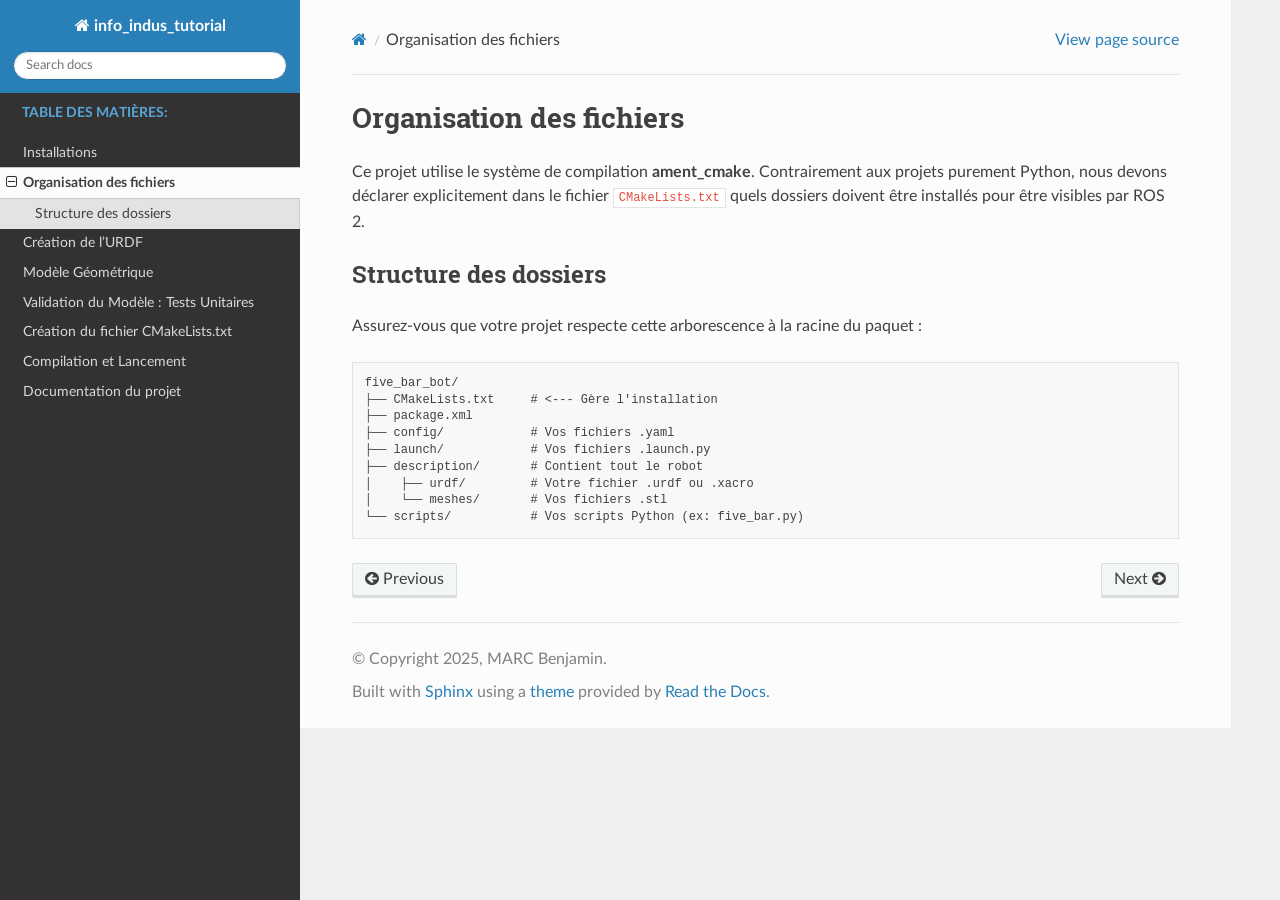
<file: organisation.html>
<!DOCTYPE html>
<html class="writer-html5" lang="en" data-content_root="./">
<head>
  <meta charset="utf-8" /><meta name="viewport" content="width=device-width, initial-scale=1" />

  <meta name="viewport" content="width=device-width, initial-scale=1.0" />
  <title>Organisation des fichiers &mdash; info_indus_tutorial  documentation</title>
      <link rel="stylesheet" type="text/css" href="_static/pygments.css?v=b86133f3" />
      <link rel="stylesheet" type="text/css" href="_static/css/theme.css?v=9edc463e" />
      <link rel="stylesheet" type="text/css" href="_static/graphviz.css?v=4ae1632d" />
      <link rel="stylesheet" type="text/css" href="_static/copybutton.css?v=76b2166b" />
      <link rel="stylesheet" type="text/css" href="_static/sphinx-design.min.css?v=95c83b7e" />
      <link rel="stylesheet" type="text/css" href="_static/css/custom.css?v=814cb336" />

  
      <script src="_static/jquery.js?v=5d32c60e"></script>
      <script src="_static/_sphinx_javascript_frameworks_compat.js?v=2cd50e6c"></script>
      <script src="_static/documentation_options.js?v=5929fcd5"></script>
      <script src="_static/doctools.js?v=9bcbadda"></script>
      <script src="_static/sphinx_highlight.js?v=dc90522c"></script>
      <script src="_static/clipboard.min.js?v=a7894cd8"></script>
      <script src="_static/copybutton.js?v=30646c52"></script>
      <script src="_static/design-tabs.js?v=f930bc37"></script>
    <script src="_static/js/theme.js"></script>
    <link rel="index" title="Index" href="genindex.html" />
    <link rel="search" title="Search" href="search.html" />
    <link rel="next" title="Création de l’URDF" href="urdf.html" />
    <link rel="prev" title="Installations" href="installations.html" /> 
</head>

<body class="wy-body-for-nav"> 
  <div class="wy-grid-for-nav">
    <nav data-toggle="wy-nav-shift" class="wy-nav-side">
      <div class="wy-side-scroll">
        <div class="wy-side-nav-search" >

          
          
          <a href="index.html" class="icon icon-home">
            info_indus_tutorial
          </a>
<div role="search">
  <form id="rtd-search-form" class="wy-form" action="search.html" method="get">
    <input type="text" name="q" placeholder="Search docs" aria-label="Search docs" />
    <input type="hidden" name="check_keywords" value="yes" />
    <input type="hidden" name="area" value="default" />
  </form>
</div>
        </div><div class="wy-menu wy-menu-vertical" data-spy="affix" role="navigation" aria-label="Navigation menu">
              <p class="caption" role="heading"><span class="caption-text">Table des matières:</span></p>
<ul class="current">
<li class="toctree-l1"><a class="reference internal" href="installations.html">Installations</a></li>
<li class="toctree-l1 current"><a class="current reference internal" href="#">Organisation des fichiers</a><ul>
<li class="toctree-l2"><a class="reference internal" href="#structure-des-dossiers">Structure des dossiers</a></li>
</ul>
</li>
<li class="toctree-l1"><a class="reference internal" href="urdf.html">Création de l’URDF</a></li>
<li class="toctree-l1"><a class="reference internal" href="simulation.html">Modèle Géométrique</a></li>
<li class="toctree-l1"><a class="reference internal" href="control.html">Validation du Modèle : Tests Unitaires</a></li>
<li class="toctree-l1"><a class="reference internal" href="cmake.html">Création du fichier CMakeLists.txt</a></li>
<li class="toctree-l1"><a class="reference internal" href="compilation.html">Compilation et Lancement</a></li>
<li class="toctree-l1"><a class="reference internal" href="contribuer.html">Documentation du projet</a></li>
</ul>

        </div>
      </div>
    </nav>

    <section data-toggle="wy-nav-shift" class="wy-nav-content-wrap"><nav class="wy-nav-top" aria-label="Mobile navigation menu" >
          <i data-toggle="wy-nav-top" class="fa fa-bars"></i>
          <a href="index.html">info_indus_tutorial</a>
      </nav>

      <div class="wy-nav-content">
        <div class="rst-content">
          <div role="navigation" aria-label="Page navigation">
  <ul class="wy-breadcrumbs">
      <li><a href="index.html" class="icon icon-home" aria-label="Home"></a></li>
      <li class="breadcrumb-item active">Organisation des fichiers</li>
      <li class="wy-breadcrumbs-aside">
            <a href="_sources/organisation.rst.txt" rel="nofollow"> View page source</a>
      </li>
  </ul>
  <hr/>
</div>
          <div role="main" class="document" itemscope="itemscope" itemtype="http://schema.org/Article">
           <div itemprop="articleBody">
             
  <section id="organisation-des-fichiers">
<h1>Organisation des fichiers<a class="headerlink" href="#organisation-des-fichiers" title="Link to this heading"></a></h1>
<p>Ce projet utilise le système de compilation <strong>ament_cmake</strong>. Contrairement aux projets purement Python, nous devons déclarer explicitement dans le fichier <code class="docutils literal notranslate"><span class="pre">CMakeLists.txt</span></code> quels dossiers doivent être installés pour être visibles par ROS 2.</p>
<section id="structure-des-dossiers">
<h2>Structure des dossiers<a class="headerlink" href="#structure-des-dossiers" title="Link to this heading"></a></h2>
<p>Assurez-vous que votre projet respecte cette arborescence à la racine du paquet :</p>
<div class="highlight-text notranslate"><div class="highlight"><pre><span></span>five_bar_bot/
├── CMakeLists.txt     # &lt;--- Gère l&#39;installation
├── package.xml
├── config/            # Vos fichiers .yaml
├── launch/            # Vos fichiers .launch.py
├── description/       # Contient tout le robot
│    ├── urdf/         # Votre fichier .urdf ou .xacro
│    └── meshes/       # Vos fichiers .stl
└── scripts/           # Vos scripts Python (ex: five_bar.py)
</pre></div>
</div>
</section>
</section>


           </div>
          </div>
          <footer><div class="rst-footer-buttons" role="navigation" aria-label="Footer">
        <a href="installations.html" class="btn btn-neutral float-left" title="Installations" accesskey="p" rel="prev"><span class="fa fa-arrow-circle-left" aria-hidden="true"></span> Previous</a>
        <a href="urdf.html" class="btn btn-neutral float-right" title="Création de l’URDF" accesskey="n" rel="next">Next <span class="fa fa-arrow-circle-right" aria-hidden="true"></span></a>
    </div>

  <hr/>

  <div role="contentinfo">
    <p>&#169; Copyright 2025, MARC Benjamin.</p>
  </div>

  Built with <a href="https://www.sphinx-doc.org/">Sphinx</a> using a
    <a href="https://github.com/readthedocs/sphinx_rtd_theme">theme</a>
    provided by <a href="https://readthedocs.org">Read the Docs</a>.
   

</footer>
        </div>
      </div>
    </section>
  </div>
  <script>
      jQuery(function () {
          SphinxRtdTheme.Navigation.enable(true);
      });
  </script> 

</body>
</html>
</file>
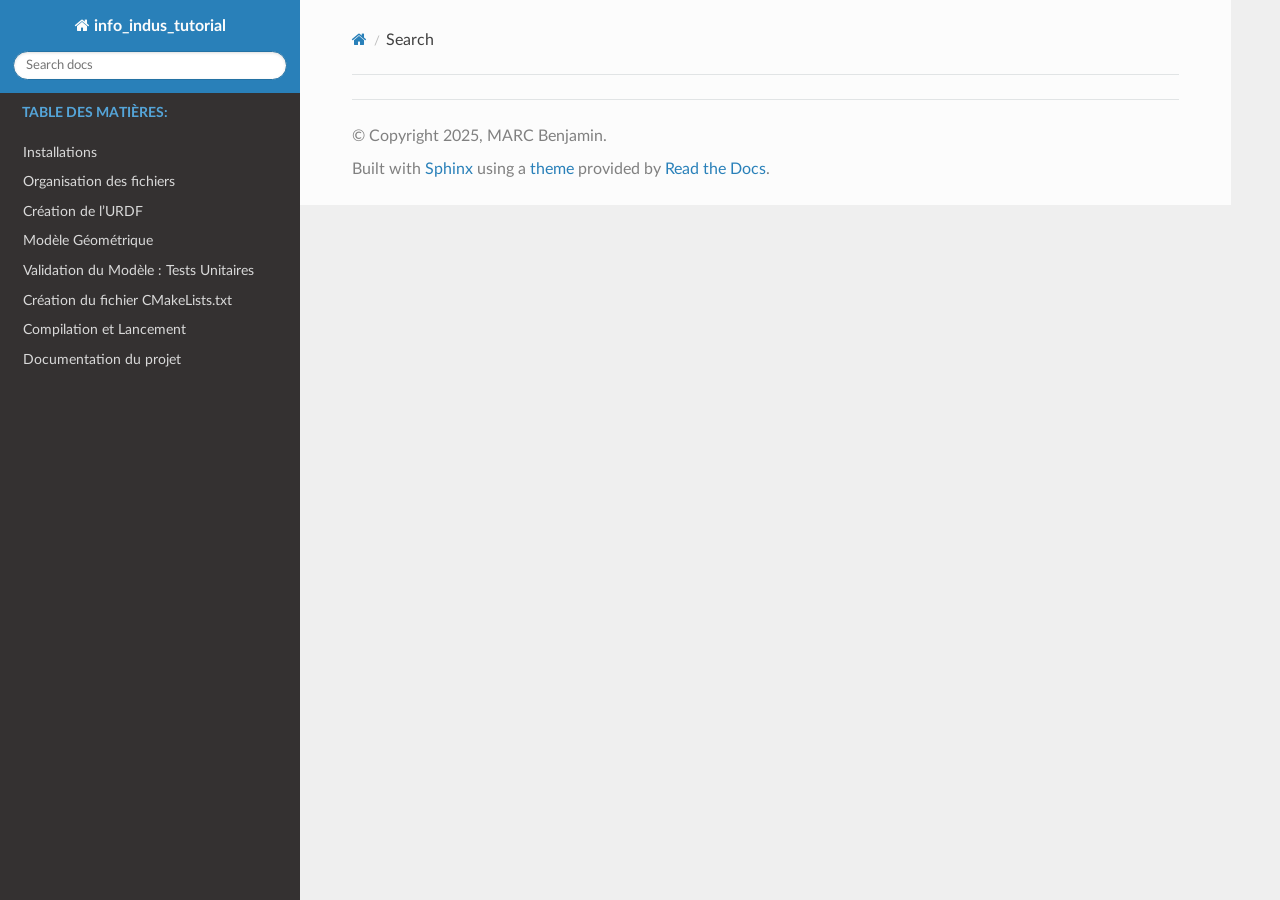
<file: search.html>
<!DOCTYPE html>
<html class="writer-html5" lang="en" data-content_root="./">
<head>
  <meta charset="utf-8" />
  <meta name="viewport" content="width=device-width, initial-scale=1.0" />
  <title>Search &mdash; info_indus_tutorial  documentation</title>
      <link rel="stylesheet" type="text/css" href="_static/pygments.css?v=b86133f3" />
      <link rel="stylesheet" type="text/css" href="_static/css/theme.css?v=9edc463e" />
      <link rel="stylesheet" type="text/css" href="_static/graphviz.css?v=4ae1632d" />
      <link rel="stylesheet" type="text/css" href="_static/copybutton.css?v=76b2166b" />
      <link rel="stylesheet" type="text/css" href="_static/sphinx-design.min.css?v=95c83b7e" />
      <link rel="stylesheet" type="text/css" href="_static/css/custom.css?v=814cb336" />

  
    
      <script src="_static/jquery.js?v=5d32c60e"></script>
      <script src="_static/_sphinx_javascript_frameworks_compat.js?v=2cd50e6c"></script>
      <script src="_static/documentation_options.js?v=5929fcd5"></script>
      <script src="_static/doctools.js?v=9bcbadda"></script>
      <script src="_static/sphinx_highlight.js?v=dc90522c"></script>
      <script src="_static/clipboard.min.js?v=a7894cd8"></script>
      <script src="_static/copybutton.js?v=30646c52"></script>
      <script src="_static/design-tabs.js?v=f930bc37"></script>
    <script src="_static/js/theme.js"></script>
    <script src="_static/searchtools.js"></script>
    <script src="_static/language_data.js"></script>
    <link rel="index" title="Index" href="genindex.html" />
    <link rel="search" title="Search" href="#" /> 
</head>

<body class="wy-body-for-nav"> 
  <div class="wy-grid-for-nav">
    <nav data-toggle="wy-nav-shift" class="wy-nav-side">
      <div class="wy-side-scroll">
        <div class="wy-side-nav-search" >

          
          
          <a href="index.html" class="icon icon-home">
            info_indus_tutorial
          </a>
<div role="search">
  <form id="rtd-search-form" class="wy-form" action="#" method="get">
    <input type="text" name="q" placeholder="Search docs" aria-label="Search docs" />
    <input type="hidden" name="check_keywords" value="yes" />
    <input type="hidden" name="area" value="default" />
  </form>
</div>
        </div><div class="wy-menu wy-menu-vertical" data-spy="affix" role="navigation" aria-label="Navigation menu">
              <p class="caption" role="heading"><span class="caption-text">Table des matières:</span></p>
<ul>
<li class="toctree-l1"><a class="reference internal" href="installations.html">Installations</a></li>
<li class="toctree-l1"><a class="reference internal" href="organisation.html">Organisation des fichiers</a></li>
<li class="toctree-l1"><a class="reference internal" href="urdf.html">Création de l’URDF</a></li>
<li class="toctree-l1"><a class="reference internal" href="simulation.html">Modèle Géométrique</a></li>
<li class="toctree-l1"><a class="reference internal" href="control.html">Validation du Modèle : Tests Unitaires</a></li>
<li class="toctree-l1"><a class="reference internal" href="cmake.html">Création du fichier CMakeLists.txt</a></li>
<li class="toctree-l1"><a class="reference internal" href="compilation.html">Compilation et Lancement</a></li>
<li class="toctree-l1"><a class="reference internal" href="contribuer.html">Documentation du projet</a></li>
</ul>

        </div>
      </div>
    </nav>

    <section data-toggle="wy-nav-shift" class="wy-nav-content-wrap"><nav class="wy-nav-top" aria-label="Mobile navigation menu" >
          <i data-toggle="wy-nav-top" class="fa fa-bars"></i>
          <a href="index.html">info_indus_tutorial</a>
      </nav>

      <div class="wy-nav-content">
        <div class="rst-content">
          <div role="navigation" aria-label="Page navigation">
  <ul class="wy-breadcrumbs">
      <li><a href="index.html" class="icon icon-home" aria-label="Home"></a></li>
      <li class="breadcrumb-item active">Search</li>
      <li class="wy-breadcrumbs-aside">
      </li>
  </ul>
  <hr/>
</div>
          <div role="main" class="document" itemscope="itemscope" itemtype="http://schema.org/Article">
           <div itemprop="articleBody">
             
  <noscript>
  <div id="fallback" class="admonition warning">
    <p class="last">
      Please activate JavaScript to enable the search functionality.
    </p>
  </div>
  </noscript>

  
  <div id="search-results">
  
  </div>

           </div>
          </div>
          <footer>

  <hr/>

  <div role="contentinfo">
    <p>&#169; Copyright 2025, MARC Benjamin.</p>
  </div>

  Built with <a href="https://www.sphinx-doc.org/">Sphinx</a> using a
    <a href="https://github.com/readthedocs/sphinx_rtd_theme">theme</a>
    provided by <a href="https://readthedocs.org">Read the Docs</a>.
   

</footer>
        </div>
      </div>
    </section>
  </div>
  <script>
      jQuery(function () {
          SphinxRtdTheme.Navigation.enable(true);
      });
  </script>
  <script>
    jQuery(function() { Search.loadIndex("searchindex.js"); });
  </script>
  
  <script id="searchindexloader"></script>
   


</body>
</html>
</file>
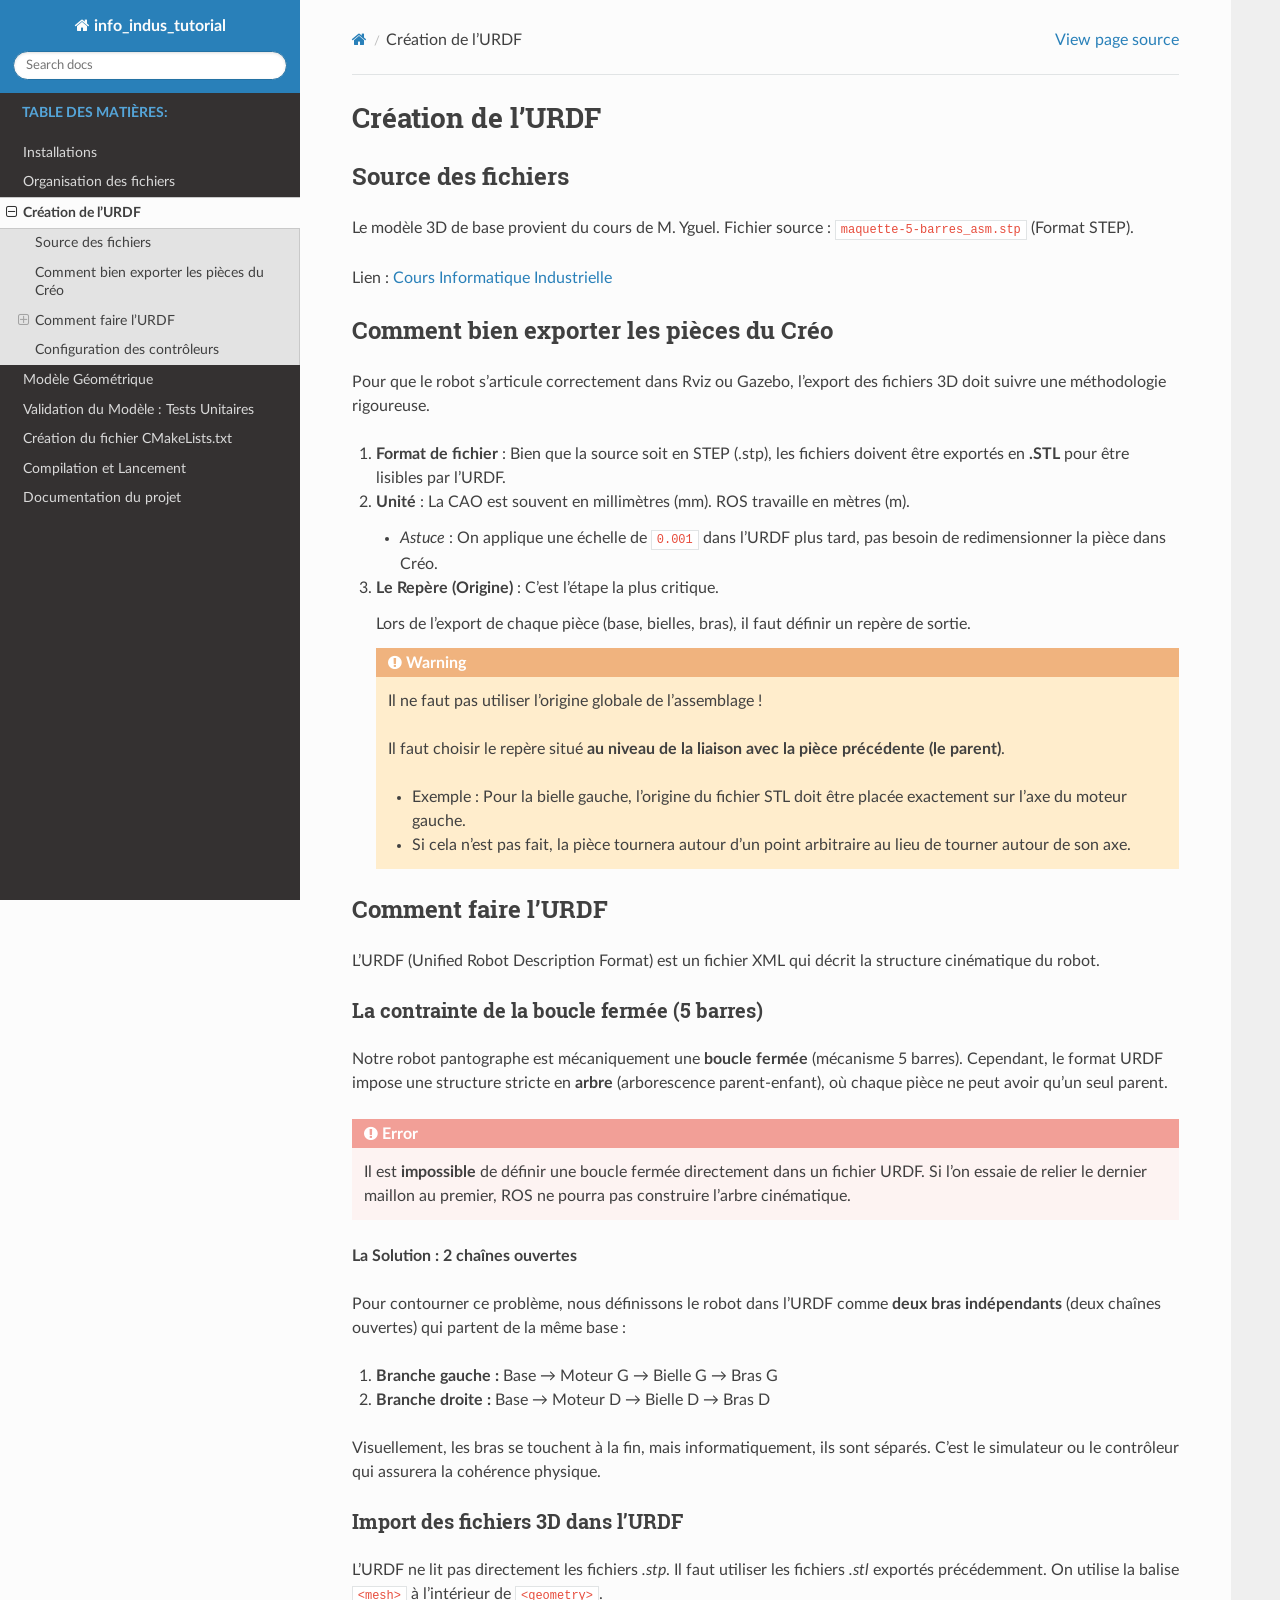
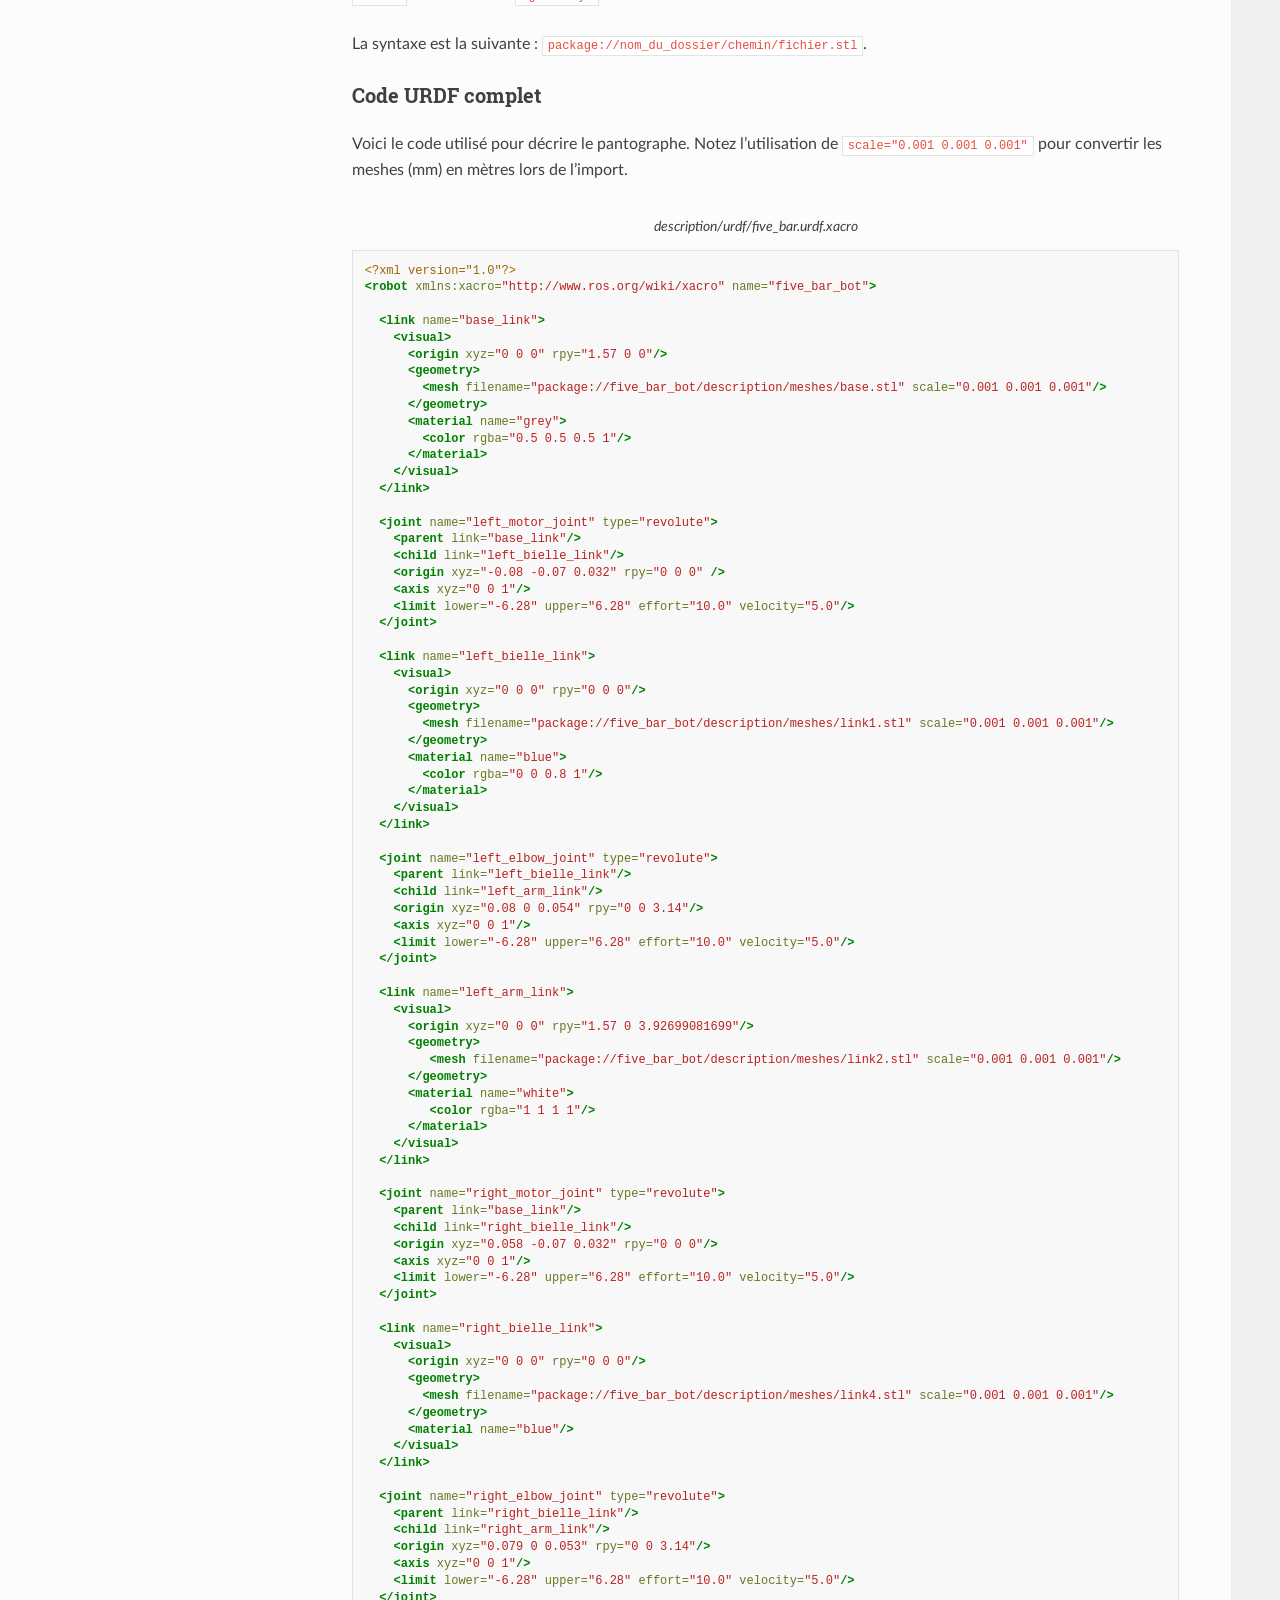
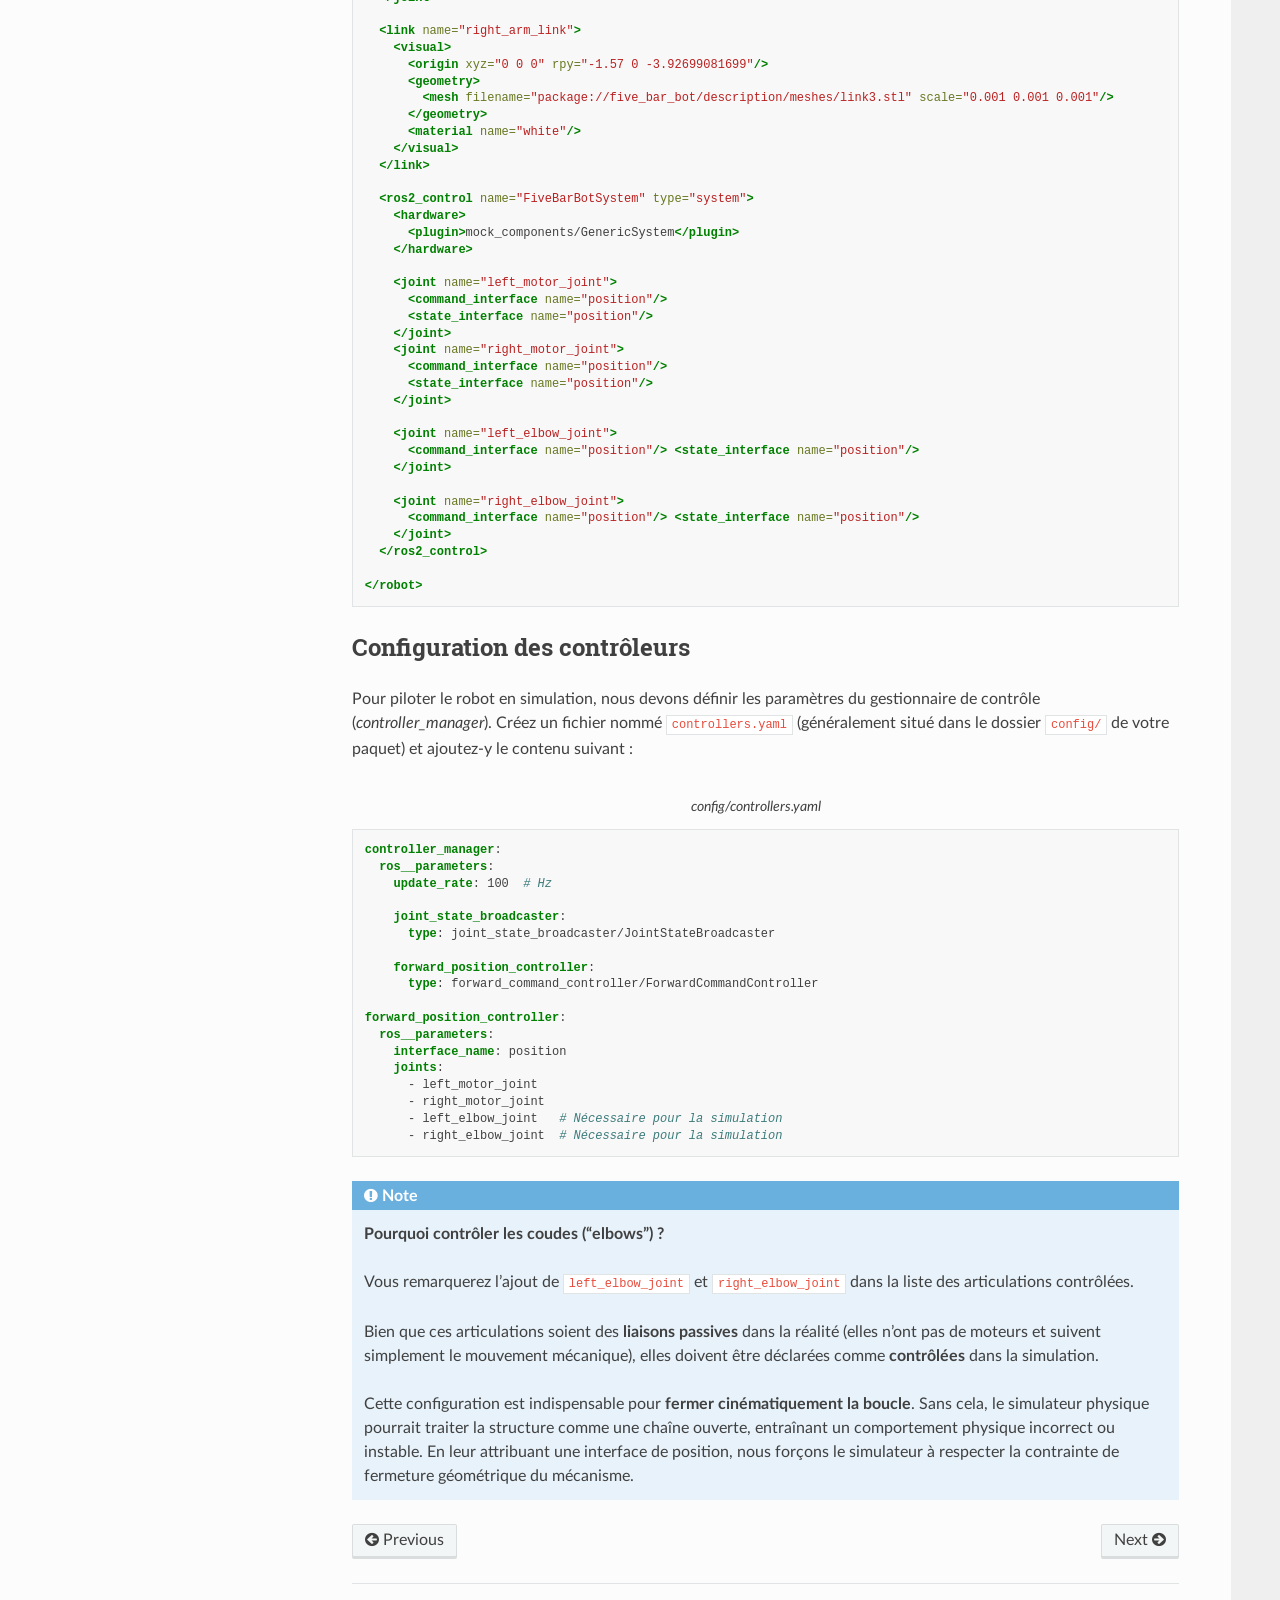
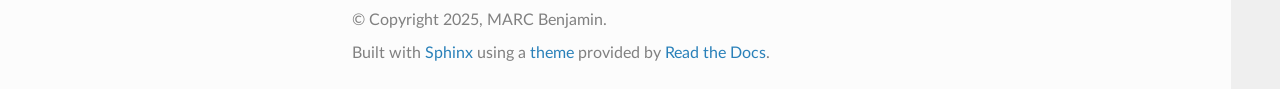
<file: urdf.html>
<!DOCTYPE html>
<html class="writer-html5" lang="en" data-content_root="./">
<head>
  <meta charset="utf-8" /><meta name="viewport" content="width=device-width, initial-scale=1" />

  <meta name="viewport" content="width=device-width, initial-scale=1.0" />
  <title>Création de l’URDF &mdash; info_indus_tutorial  documentation</title>
      <link rel="stylesheet" type="text/css" href="_static/pygments.css?v=b86133f3" />
      <link rel="stylesheet" type="text/css" href="_static/css/theme.css?v=9edc463e" />
      <link rel="stylesheet" type="text/css" href="_static/graphviz.css?v=4ae1632d" />
      <link rel="stylesheet" type="text/css" href="_static/copybutton.css?v=76b2166b" />
      <link rel="stylesheet" type="text/css" href="_static/sphinx-design.min.css?v=95c83b7e" />
      <link rel="stylesheet" type="text/css" href="_static/css/custom.css?v=814cb336" />

  
      <script src="_static/jquery.js?v=5d32c60e"></script>
      <script src="_static/_sphinx_javascript_frameworks_compat.js?v=2cd50e6c"></script>
      <script src="_static/documentation_options.js?v=5929fcd5"></script>
      <script src="_static/doctools.js?v=9bcbadda"></script>
      <script src="_static/sphinx_highlight.js?v=dc90522c"></script>
      <script src="_static/clipboard.min.js?v=a7894cd8"></script>
      <script src="_static/copybutton.js?v=30646c52"></script>
      <script src="_static/design-tabs.js?v=f930bc37"></script>
    <script src="_static/js/theme.js"></script>
    <link rel="index" title="Index" href="genindex.html" />
    <link rel="search" title="Search" href="search.html" />
    <link rel="next" title="Modèle Géométrique" href="simulation.html" />
    <link rel="prev" title="Organisation des fichiers" href="organisation.html" /> 
</head>

<body class="wy-body-for-nav"> 
  <div class="wy-grid-for-nav">
    <nav data-toggle="wy-nav-shift" class="wy-nav-side">
      <div class="wy-side-scroll">
        <div class="wy-side-nav-search" >

          
          
          <a href="index.html" class="icon icon-home">
            info_indus_tutorial
          </a>
<div role="search">
  <form id="rtd-search-form" class="wy-form" action="search.html" method="get">
    <input type="text" name="q" placeholder="Search docs" aria-label="Search docs" />
    <input type="hidden" name="check_keywords" value="yes" />
    <input type="hidden" name="area" value="default" />
  </form>
</div>
        </div><div class="wy-menu wy-menu-vertical" data-spy="affix" role="navigation" aria-label="Navigation menu">
              <p class="caption" role="heading"><span class="caption-text">Table des matières:</span></p>
<ul class="current">
<li class="toctree-l1"><a class="reference internal" href="installations.html">Installations</a></li>
<li class="toctree-l1"><a class="reference internal" href="organisation.html">Organisation des fichiers</a></li>
<li class="toctree-l1 current"><a class="current reference internal" href="#">Création de l’URDF</a><ul>
<li class="toctree-l2"><a class="reference internal" href="#source-des-fichiers">Source des fichiers</a></li>
<li class="toctree-l2"><a class="reference internal" href="#comment-bien-exporter-les-pieces-du-creo">Comment bien exporter les pièces du Créo</a></li>
<li class="toctree-l2"><a class="reference internal" href="#comment-faire-l-urdf">Comment faire l’URDF</a><ul>
<li class="toctree-l3"><a class="reference internal" href="#la-contrainte-de-la-boucle-fermee-5-barres">La contrainte de la boucle fermée (5 barres)</a></li>
<li class="toctree-l3"><a class="reference internal" href="#import-des-fichiers-3d-dans-l-urdf">Import des fichiers 3D dans l’URDF</a></li>
<li class="toctree-l3"><a class="reference internal" href="#code-urdf-complet">Code URDF complet</a></li>
</ul>
</li>
<li class="toctree-l2"><a class="reference internal" href="#configuration-des-controleurs">Configuration des contrôleurs</a></li>
</ul>
</li>
<li class="toctree-l1"><a class="reference internal" href="simulation.html">Modèle Géométrique</a></li>
<li class="toctree-l1"><a class="reference internal" href="control.html">Validation du Modèle : Tests Unitaires</a></li>
<li class="toctree-l1"><a class="reference internal" href="cmake.html">Création du fichier CMakeLists.txt</a></li>
<li class="toctree-l1"><a class="reference internal" href="compilation.html">Compilation et Lancement</a></li>
<li class="toctree-l1"><a class="reference internal" href="contribuer.html">Documentation du projet</a></li>
</ul>

        </div>
      </div>
    </nav>

    <section data-toggle="wy-nav-shift" class="wy-nav-content-wrap"><nav class="wy-nav-top" aria-label="Mobile navigation menu" >
          <i data-toggle="wy-nav-top" class="fa fa-bars"></i>
          <a href="index.html">info_indus_tutorial</a>
      </nav>

      <div class="wy-nav-content">
        <div class="rst-content">
          <div role="navigation" aria-label="Page navigation">
  <ul class="wy-breadcrumbs">
      <li><a href="index.html" class="icon icon-home" aria-label="Home"></a></li>
      <li class="breadcrumb-item active">Création de l’URDF</li>
      <li class="wy-breadcrumbs-aside">
            <a href="_sources/urdf.rst.txt" rel="nofollow"> View page source</a>
      </li>
  </ul>
  <hr/>
</div>
          <div role="main" class="document" itemscope="itemscope" itemtype="http://schema.org/Article">
           <div itemprop="articleBody">
             
  <section id="creation-de-l-urdf">
<h1>Création de l’URDF<a class="headerlink" href="#creation-de-l-urdf" title="Link to this heading"></a></h1>
<section id="source-des-fichiers">
<h2>Source des fichiers<a class="headerlink" href="#source-des-fichiers" title="Link to this heading"></a></h2>
<p>Le modèle 3D de base provient du cours de M. Yguel.
Fichier source : <code class="docutils literal notranslate"><span class="pre">maquette-5-barres_asm.stp</span></code> (Format STEP).</p>
<p>Lien : <a class="reference external" href="https://yguel.github.io/informatique_industrielle_avec_ROS2/p00_pentograph_pencil_holder_with_rpi_and_dynamixel/p50s03_urdf.html">Cours Informatique Industrielle</a></p>
</section>
<section id="comment-bien-exporter-les-pieces-du-creo">
<h2>Comment bien exporter les pièces du Créo<a class="headerlink" href="#comment-bien-exporter-les-pieces-du-creo" title="Link to this heading"></a></h2>
<p>Pour que le robot s’articule correctement dans Rviz ou Gazebo, l’export des fichiers 3D doit suivre une méthodologie rigoureuse.</p>
<ol class="arabic">
<li><p><strong>Format de fichier</strong> : Bien que la source soit en STEP (.stp), les fichiers doivent être exportés en <strong>.STL</strong> pour être lisibles par l’URDF.</p></li>
<li><p><strong>Unité</strong> : La CAO est souvent en millimètres (mm). ROS travaille en mètres (m).</p>
<ul class="simple">
<li><p><em>Astuce</em> : On applique une échelle de <code class="docutils literal notranslate"><span class="pre">0.001</span></code> dans l’URDF plus tard, pas besoin de redimensionner la pièce dans Créo.</p></li>
</ul>
</li>
<li><p><strong>Le Repère (Origine)</strong> : C’est l’étape la plus critique.</p>
<p>Lors de l’export de chaque pièce (base, bielles, bras), il faut définir un repère de sortie.</p>
<div class="admonition warning">
<p class="admonition-title">Warning</p>
<p>Il ne faut pas utiliser l’origine globale de l’assemblage !</p>
<p>Il faut choisir le repère situé <strong>au niveau de la liaison avec la pièce précédente (le parent)</strong>.</p>
<ul class="simple">
<li><p>Exemple : Pour la bielle gauche, l’origine du fichier STL doit être placée exactement sur l’axe du moteur gauche.</p></li>
<li><p>Si cela n’est pas fait, la pièce tournera autour d’un point arbitraire au lieu de tourner autour de son axe.</p></li>
</ul>
</div>
</li>
</ol>
</section>
<section id="comment-faire-l-urdf">
<h2>Comment faire l’URDF<a class="headerlink" href="#comment-faire-l-urdf" title="Link to this heading"></a></h2>
<p>L’URDF (Unified Robot Description Format) est un fichier XML qui décrit la structure cinématique du robot.</p>
<section id="la-contrainte-de-la-boucle-fermee-5-barres">
<h3>La contrainte de la boucle fermée (5 barres)<a class="headerlink" href="#la-contrainte-de-la-boucle-fermee-5-barres" title="Link to this heading"></a></h3>
<p>Notre robot pantographe est mécaniquement une <strong>boucle fermée</strong> (mécanisme 5 barres). Cependant, le format URDF impose une structure stricte en <strong>arbre</strong> (arborescence parent-enfant), où chaque pièce ne peut avoir qu’un seul parent.</p>
<div class="admonition error">
<p class="admonition-title">Error</p>
<p>Il est <strong>impossible</strong> de définir une boucle fermée directement dans un fichier URDF. Si l’on essaie de relier le dernier maillon au premier, ROS ne pourra pas construire l’arbre cinématique.</p>
</div>
<p><strong>La Solution : 2 chaînes ouvertes</strong></p>
<p>Pour contourner ce problème, nous définissons le robot dans l’URDF comme <strong>deux bras indépendants</strong> (deux chaînes ouvertes) qui partent de la même base :</p>
<ol class="arabic simple">
<li><p><strong>Branche gauche :</strong> Base → Moteur G → Bielle G → Bras G</p></li>
<li><p><strong>Branche droite :</strong> Base → Moteur D → Bielle D → Bras D</p></li>
</ol>
<p>Visuellement, les bras se touchent à la fin, mais informatiquement, ils sont séparés. C’est le simulateur ou le contrôleur qui assurera la cohérence physique.</p>
</section>
<section id="import-des-fichiers-3d-dans-l-urdf">
<h3>Import des fichiers 3D dans l’URDF<a class="headerlink" href="#import-des-fichiers-3d-dans-l-urdf" title="Link to this heading"></a></h3>
<p>L’URDF ne lit pas directement les fichiers <cite>.stp</cite>. Il faut utiliser les fichiers <cite>.stl</cite> exportés précédemment. On utilise la balise <code class="docutils literal notranslate"><span class="pre">&lt;mesh&gt;</span></code> à l’intérieur de <code class="docutils literal notranslate"><span class="pre">&lt;geometry&gt;</span></code>.</p>
<p>La syntaxe est la suivante : <code class="docutils literal notranslate"><span class="pre">package://nom_du_dossier/chemin/fichier.stl</span></code>.</p>
</section>
<section id="code-urdf-complet">
<h3>Code URDF complet<a class="headerlink" href="#code-urdf-complet" title="Link to this heading"></a></h3>
<p>Voici le code utilisé pour décrire le pantographe. Notez l’utilisation de <code class="docutils literal notranslate"><span class="pre">scale=&quot;0.001</span> <span class="pre">0.001</span> <span class="pre">0.001&quot;</span></code> pour convertir les meshes (mm) en mètres lors de l’import.</p>
<div class="literal-block-wrapper docutils container" id="id1">
<div class="code-block-caption"><span class="caption-text">description/urdf/five_bar.urdf.xacro</span><a class="headerlink" href="#id1" title="Link to this code"></a></div>
<div class="highlight-xml notranslate"><div class="highlight"><pre><span></span><span class="cp">&lt;?xml version=&quot;1.0&quot;?&gt;</span>
<span class="nt">&lt;robot</span><span class="w"> </span><span class="na">xmlns:xacro=</span><span class="s">&quot;http://www.ros.org/wiki/xacro&quot;</span><span class="w"> </span><span class="na">name=</span><span class="s">&quot;five_bar_bot&quot;</span><span class="nt">&gt;</span>

<span class="w">  </span><span class="nt">&lt;link</span><span class="w"> </span><span class="na">name=</span><span class="s">&quot;base_link&quot;</span><span class="nt">&gt;</span>
<span class="w">    </span><span class="nt">&lt;visual&gt;</span>
<span class="w">      </span><span class="nt">&lt;origin</span><span class="w"> </span><span class="na">xyz=</span><span class="s">&quot;0 0 0&quot;</span><span class="w"> </span><span class="na">rpy=</span><span class="s">&quot;1.57 0 0&quot;</span><span class="nt">/&gt;</span>
<span class="w">      </span><span class="nt">&lt;geometry&gt;</span>
<span class="w">        </span><span class="nt">&lt;mesh</span><span class="w"> </span><span class="na">filename=</span><span class="s">&quot;package://five_bar_bot/description/meshes/base.stl&quot;</span><span class="w"> </span><span class="na">scale=</span><span class="s">&quot;0.001 0.001 0.001&quot;</span><span class="nt">/&gt;</span>
<span class="w">      </span><span class="nt">&lt;/geometry&gt;</span>
<span class="w">      </span><span class="nt">&lt;material</span><span class="w"> </span><span class="na">name=</span><span class="s">&quot;grey&quot;</span><span class="nt">&gt;</span>
<span class="w">        </span><span class="nt">&lt;color</span><span class="w"> </span><span class="na">rgba=</span><span class="s">&quot;0.5 0.5 0.5 1&quot;</span><span class="nt">/&gt;</span>
<span class="w">      </span><span class="nt">&lt;/material&gt;</span>
<span class="w">    </span><span class="nt">&lt;/visual&gt;</span>
<span class="w">  </span><span class="nt">&lt;/link&gt;</span>

<span class="w">  </span><span class="nt">&lt;joint</span><span class="w"> </span><span class="na">name=</span><span class="s">&quot;left_motor_joint&quot;</span><span class="w"> </span><span class="na">type=</span><span class="s">&quot;revolute&quot;</span><span class="nt">&gt;</span>
<span class="w">    </span><span class="nt">&lt;parent</span><span class="w"> </span><span class="na">link=</span><span class="s">&quot;base_link&quot;</span><span class="nt">/&gt;</span>
<span class="w">    </span><span class="nt">&lt;child</span><span class="w"> </span><span class="na">link=</span><span class="s">&quot;left_bielle_link&quot;</span><span class="nt">/&gt;</span>
<span class="w">    </span><span class="nt">&lt;origin</span><span class="w"> </span><span class="na">xyz=</span><span class="s">&quot;-0.08 -0.07 0.032&quot;</span><span class="w"> </span><span class="na">rpy=</span><span class="s">&quot;0 0 0&quot;</span><span class="w"> </span><span class="nt">/&gt;</span>
<span class="w">    </span><span class="nt">&lt;axis</span><span class="w"> </span><span class="na">xyz=</span><span class="s">&quot;0 0 1&quot;</span><span class="nt">/&gt;</span>
<span class="w">    </span><span class="nt">&lt;limit</span><span class="w"> </span><span class="na">lower=</span><span class="s">&quot;-6.28&quot;</span><span class="w"> </span><span class="na">upper=</span><span class="s">&quot;6.28&quot;</span><span class="w"> </span><span class="na">effort=</span><span class="s">&quot;10.0&quot;</span><span class="w"> </span><span class="na">velocity=</span><span class="s">&quot;5.0&quot;</span><span class="nt">/&gt;</span>
<span class="w">  </span><span class="nt">&lt;/joint&gt;</span>

<span class="w">  </span><span class="nt">&lt;link</span><span class="w"> </span><span class="na">name=</span><span class="s">&quot;left_bielle_link&quot;</span><span class="nt">&gt;</span>
<span class="w">    </span><span class="nt">&lt;visual&gt;</span>
<span class="w">      </span><span class="nt">&lt;origin</span><span class="w"> </span><span class="na">xyz=</span><span class="s">&quot;0 0 0&quot;</span><span class="w"> </span><span class="na">rpy=</span><span class="s">&quot;0 0 0&quot;</span><span class="nt">/&gt;</span>
<span class="w">      </span><span class="nt">&lt;geometry&gt;</span>
<span class="w">        </span><span class="nt">&lt;mesh</span><span class="w"> </span><span class="na">filename=</span><span class="s">&quot;package://five_bar_bot/description/meshes/link1.stl&quot;</span><span class="w"> </span><span class="na">scale=</span><span class="s">&quot;0.001 0.001 0.001&quot;</span><span class="nt">/&gt;</span>
<span class="w">      </span><span class="nt">&lt;/geometry&gt;</span>
<span class="w">      </span><span class="nt">&lt;material</span><span class="w"> </span><span class="na">name=</span><span class="s">&quot;blue&quot;</span><span class="nt">&gt;</span>
<span class="w">        </span><span class="nt">&lt;color</span><span class="w"> </span><span class="na">rgba=</span><span class="s">&quot;0 0 0.8 1&quot;</span><span class="nt">/&gt;</span>
<span class="w">      </span><span class="nt">&lt;/material&gt;</span>
<span class="w">    </span><span class="nt">&lt;/visual&gt;</span>
<span class="w">  </span><span class="nt">&lt;/link&gt;</span>

<span class="w">  </span><span class="nt">&lt;joint</span><span class="w"> </span><span class="na">name=</span><span class="s">&quot;left_elbow_joint&quot;</span><span class="w"> </span><span class="na">type=</span><span class="s">&quot;revolute&quot;</span><span class="nt">&gt;</span>
<span class="w">    </span><span class="nt">&lt;parent</span><span class="w"> </span><span class="na">link=</span><span class="s">&quot;left_bielle_link&quot;</span><span class="nt">/&gt;</span>
<span class="w">    </span><span class="nt">&lt;child</span><span class="w"> </span><span class="na">link=</span><span class="s">&quot;left_arm_link&quot;</span><span class="nt">/&gt;</span>
<span class="w">    </span><span class="nt">&lt;origin</span><span class="w"> </span><span class="na">xyz=</span><span class="s">&quot;0.08 0 0.054&quot;</span><span class="w"> </span><span class="na">rpy=</span><span class="s">&quot;0 0 3.14&quot;</span><span class="nt">/&gt;</span>
<span class="w">    </span><span class="nt">&lt;axis</span><span class="w"> </span><span class="na">xyz=</span><span class="s">&quot;0 0 1&quot;</span><span class="nt">/&gt;</span>
<span class="w">    </span><span class="nt">&lt;limit</span><span class="w"> </span><span class="na">lower=</span><span class="s">&quot;-6.28&quot;</span><span class="w"> </span><span class="na">upper=</span><span class="s">&quot;6.28&quot;</span><span class="w"> </span><span class="na">effort=</span><span class="s">&quot;10.0&quot;</span><span class="w"> </span><span class="na">velocity=</span><span class="s">&quot;5.0&quot;</span><span class="nt">/&gt;</span>
<span class="w">  </span><span class="nt">&lt;/joint&gt;</span>

<span class="w">  </span><span class="nt">&lt;link</span><span class="w"> </span><span class="na">name=</span><span class="s">&quot;left_arm_link&quot;</span><span class="nt">&gt;</span>
<span class="w">    </span><span class="nt">&lt;visual&gt;</span>
<span class="w">      </span><span class="nt">&lt;origin</span><span class="w"> </span><span class="na">xyz=</span><span class="s">&quot;0 0 0&quot;</span><span class="w"> </span><span class="na">rpy=</span><span class="s">&quot;1.57 0 3.92699081699&quot;</span><span class="nt">/&gt;</span>
<span class="w">      </span><span class="nt">&lt;geometry&gt;</span>
<span class="w">         </span><span class="nt">&lt;mesh</span><span class="w"> </span><span class="na">filename=</span><span class="s">&quot;package://five_bar_bot/description/meshes/link2.stl&quot;</span><span class="w"> </span><span class="na">scale=</span><span class="s">&quot;0.001 0.001 0.001&quot;</span><span class="nt">/&gt;</span>
<span class="w">      </span><span class="nt">&lt;/geometry&gt;</span>
<span class="w">      </span><span class="nt">&lt;material</span><span class="w"> </span><span class="na">name=</span><span class="s">&quot;white&quot;</span><span class="nt">&gt;</span>
<span class="w">         </span><span class="nt">&lt;color</span><span class="w"> </span><span class="na">rgba=</span><span class="s">&quot;1 1 1 1&quot;</span><span class="nt">/&gt;</span>
<span class="w">      </span><span class="nt">&lt;/material&gt;</span>
<span class="w">    </span><span class="nt">&lt;/visual&gt;</span>
<span class="w">  </span><span class="nt">&lt;/link&gt;</span>

<span class="w">  </span><span class="nt">&lt;joint</span><span class="w"> </span><span class="na">name=</span><span class="s">&quot;right_motor_joint&quot;</span><span class="w"> </span><span class="na">type=</span><span class="s">&quot;revolute&quot;</span><span class="nt">&gt;</span>
<span class="w">    </span><span class="nt">&lt;parent</span><span class="w"> </span><span class="na">link=</span><span class="s">&quot;base_link&quot;</span><span class="nt">/&gt;</span>
<span class="w">    </span><span class="nt">&lt;child</span><span class="w"> </span><span class="na">link=</span><span class="s">&quot;right_bielle_link&quot;</span><span class="nt">/&gt;</span>
<span class="w">    </span><span class="nt">&lt;origin</span><span class="w"> </span><span class="na">xyz=</span><span class="s">&quot;0.058 -0.07 0.032&quot;</span><span class="w"> </span><span class="na">rpy=</span><span class="s">&quot;0 0 0&quot;</span><span class="nt">/&gt;</span>
<span class="w">    </span><span class="nt">&lt;axis</span><span class="w"> </span><span class="na">xyz=</span><span class="s">&quot;0 0 1&quot;</span><span class="nt">/&gt;</span>
<span class="w">    </span><span class="nt">&lt;limit</span><span class="w"> </span><span class="na">lower=</span><span class="s">&quot;-6.28&quot;</span><span class="w"> </span><span class="na">upper=</span><span class="s">&quot;6.28&quot;</span><span class="w"> </span><span class="na">effort=</span><span class="s">&quot;10.0&quot;</span><span class="w"> </span><span class="na">velocity=</span><span class="s">&quot;5.0&quot;</span><span class="nt">/&gt;</span>
<span class="w">  </span><span class="nt">&lt;/joint&gt;</span>

<span class="w">  </span><span class="nt">&lt;link</span><span class="w"> </span><span class="na">name=</span><span class="s">&quot;right_bielle_link&quot;</span><span class="nt">&gt;</span>
<span class="w">    </span><span class="nt">&lt;visual&gt;</span>
<span class="w">      </span><span class="nt">&lt;origin</span><span class="w"> </span><span class="na">xyz=</span><span class="s">&quot;0 0 0&quot;</span><span class="w"> </span><span class="na">rpy=</span><span class="s">&quot;0 0 0&quot;</span><span class="nt">/&gt;</span>
<span class="w">      </span><span class="nt">&lt;geometry&gt;</span>
<span class="w">        </span><span class="nt">&lt;mesh</span><span class="w"> </span><span class="na">filename=</span><span class="s">&quot;package://five_bar_bot/description/meshes/link4.stl&quot;</span><span class="w"> </span><span class="na">scale=</span><span class="s">&quot;0.001 0.001 0.001&quot;</span><span class="nt">/&gt;</span>
<span class="w">      </span><span class="nt">&lt;/geometry&gt;</span>
<span class="w">      </span><span class="nt">&lt;material</span><span class="w"> </span><span class="na">name=</span><span class="s">&quot;blue&quot;</span><span class="nt">/&gt;</span>
<span class="w">    </span><span class="nt">&lt;/visual&gt;</span>
<span class="w">  </span><span class="nt">&lt;/link&gt;</span>

<span class="w">  </span><span class="nt">&lt;joint</span><span class="w"> </span><span class="na">name=</span><span class="s">&quot;right_elbow_joint&quot;</span><span class="w"> </span><span class="na">type=</span><span class="s">&quot;revolute&quot;</span><span class="nt">&gt;</span>
<span class="w">    </span><span class="nt">&lt;parent</span><span class="w"> </span><span class="na">link=</span><span class="s">&quot;right_bielle_link&quot;</span><span class="nt">/&gt;</span>
<span class="w">    </span><span class="nt">&lt;child</span><span class="w"> </span><span class="na">link=</span><span class="s">&quot;right_arm_link&quot;</span><span class="nt">/&gt;</span>
<span class="w">    </span><span class="nt">&lt;origin</span><span class="w"> </span><span class="na">xyz=</span><span class="s">&quot;0.079 0 0.053&quot;</span><span class="w"> </span><span class="na">rpy=</span><span class="s">&quot;0 0 3.14&quot;</span><span class="nt">/&gt;</span>
<span class="w">    </span><span class="nt">&lt;axis</span><span class="w"> </span><span class="na">xyz=</span><span class="s">&quot;0 0 1&quot;</span><span class="nt">/&gt;</span>
<span class="w">    </span><span class="nt">&lt;limit</span><span class="w"> </span><span class="na">lower=</span><span class="s">&quot;-6.28&quot;</span><span class="w"> </span><span class="na">upper=</span><span class="s">&quot;6.28&quot;</span><span class="w"> </span><span class="na">effort=</span><span class="s">&quot;10.0&quot;</span><span class="w"> </span><span class="na">velocity=</span><span class="s">&quot;5.0&quot;</span><span class="nt">/&gt;</span>
<span class="w">  </span><span class="nt">&lt;/joint&gt;</span>

<span class="w">  </span><span class="nt">&lt;link</span><span class="w"> </span><span class="na">name=</span><span class="s">&quot;right_arm_link&quot;</span><span class="nt">&gt;</span>
<span class="w">    </span><span class="nt">&lt;visual&gt;</span>
<span class="w">      </span><span class="nt">&lt;origin</span><span class="w"> </span><span class="na">xyz=</span><span class="s">&quot;0 0 0&quot;</span><span class="w"> </span><span class="na">rpy=</span><span class="s">&quot;-1.57 0 -3.92699081699&quot;</span><span class="nt">/&gt;</span>
<span class="w">      </span><span class="nt">&lt;geometry&gt;</span>
<span class="w">        </span><span class="nt">&lt;mesh</span><span class="w"> </span><span class="na">filename=</span><span class="s">&quot;package://five_bar_bot/description/meshes/link3.stl&quot;</span><span class="w"> </span><span class="na">scale=</span><span class="s">&quot;0.001 0.001 0.001&quot;</span><span class="nt">/&gt;</span>
<span class="w">      </span><span class="nt">&lt;/geometry&gt;</span>
<span class="w">      </span><span class="nt">&lt;material</span><span class="w"> </span><span class="na">name=</span><span class="s">&quot;white&quot;</span><span class="nt">/&gt;</span>
<span class="w">    </span><span class="nt">&lt;/visual&gt;</span>
<span class="w">  </span><span class="nt">&lt;/link&gt;</span>

<span class="w">  </span><span class="nt">&lt;ros2_control</span><span class="w"> </span><span class="na">name=</span><span class="s">&quot;FiveBarBotSystem&quot;</span><span class="w"> </span><span class="na">type=</span><span class="s">&quot;system&quot;</span><span class="nt">&gt;</span>
<span class="w">    </span><span class="nt">&lt;hardware&gt;</span>
<span class="w">      </span><span class="nt">&lt;plugin&gt;</span>mock_components/GenericSystem<span class="nt">&lt;/plugin&gt;</span>
<span class="w">    </span><span class="nt">&lt;/hardware&gt;</span>

<span class="w">    </span><span class="nt">&lt;joint</span><span class="w"> </span><span class="na">name=</span><span class="s">&quot;left_motor_joint&quot;</span><span class="nt">&gt;</span>
<span class="w">      </span><span class="nt">&lt;command_interface</span><span class="w"> </span><span class="na">name=</span><span class="s">&quot;position&quot;</span><span class="nt">/&gt;</span>
<span class="w">      </span><span class="nt">&lt;state_interface</span><span class="w"> </span><span class="na">name=</span><span class="s">&quot;position&quot;</span><span class="nt">/&gt;</span>
<span class="w">    </span><span class="nt">&lt;/joint&gt;</span>
<span class="w">    </span><span class="nt">&lt;joint</span><span class="w"> </span><span class="na">name=</span><span class="s">&quot;right_motor_joint&quot;</span><span class="nt">&gt;</span>
<span class="w">      </span><span class="nt">&lt;command_interface</span><span class="w"> </span><span class="na">name=</span><span class="s">&quot;position&quot;</span><span class="nt">/&gt;</span>
<span class="w">      </span><span class="nt">&lt;state_interface</span><span class="w"> </span><span class="na">name=</span><span class="s">&quot;position&quot;</span><span class="nt">/&gt;</span>
<span class="w">    </span><span class="nt">&lt;/joint&gt;</span>

<span class="w">    </span><span class="nt">&lt;joint</span><span class="w"> </span><span class="na">name=</span><span class="s">&quot;left_elbow_joint&quot;</span><span class="nt">&gt;</span>
<span class="w">      </span><span class="nt">&lt;command_interface</span><span class="w"> </span><span class="na">name=</span><span class="s">&quot;position&quot;</span><span class="nt">/&gt;</span><span class="w"> </span><span class="nt">&lt;state_interface</span><span class="w"> </span><span class="na">name=</span><span class="s">&quot;position&quot;</span><span class="nt">/&gt;</span>
<span class="w">    </span><span class="nt">&lt;/joint&gt;</span>

<span class="w">    </span><span class="nt">&lt;joint</span><span class="w"> </span><span class="na">name=</span><span class="s">&quot;right_elbow_joint&quot;</span><span class="nt">&gt;</span>
<span class="w">      </span><span class="nt">&lt;command_interface</span><span class="w"> </span><span class="na">name=</span><span class="s">&quot;position&quot;</span><span class="nt">/&gt;</span><span class="w"> </span><span class="nt">&lt;state_interface</span><span class="w"> </span><span class="na">name=</span><span class="s">&quot;position&quot;</span><span class="nt">/&gt;</span>
<span class="w">    </span><span class="nt">&lt;/joint&gt;</span>
<span class="w">  </span><span class="nt">&lt;/ros2_control&gt;</span>

<span class="nt">&lt;/robot&gt;</span>
</pre></div>
</div>
</div>
</section>
</section>
<section id="configuration-des-controleurs">
<h2>Configuration des contrôleurs<a class="headerlink" href="#configuration-des-controleurs" title="Link to this heading"></a></h2>
<p>Pour piloter le robot en simulation, nous devons définir les paramètres du gestionnaire de contrôle (<cite>controller_manager</cite>). Créez un fichier nommé <code class="docutils literal notranslate"><span class="pre">controllers.yaml</span></code> (généralement situé dans le dossier <code class="docutils literal notranslate"><span class="pre">config/</span></code> de votre paquet) et ajoutez-y le contenu suivant :</p>
<div class="literal-block-wrapper docutils container" id="id2">
<div class="code-block-caption"><span class="caption-text">config/controllers.yaml</span><a class="headerlink" href="#id2" title="Link to this code"></a></div>
<div class="highlight-yaml notranslate"><div class="highlight"><pre><span></span><span class="nt">controller_manager</span><span class="p">:</span>
<span class="w">  </span><span class="nt">ros__parameters</span><span class="p">:</span>
<span class="w">    </span><span class="nt">update_rate</span><span class="p">:</span><span class="w"> </span><span class="l l-Scalar l-Scalar-Plain">100</span><span class="w">  </span><span class="c1"># Hz</span>

<span class="w">    </span><span class="nt">joint_state_broadcaster</span><span class="p">:</span>
<span class="w">      </span><span class="nt">type</span><span class="p">:</span><span class="w"> </span><span class="l l-Scalar l-Scalar-Plain">joint_state_broadcaster/JointStateBroadcaster</span>

<span class="w">    </span><span class="nt">forward_position_controller</span><span class="p">:</span>
<span class="w">      </span><span class="nt">type</span><span class="p">:</span><span class="w"> </span><span class="l l-Scalar l-Scalar-Plain">forward_command_controller/ForwardCommandController</span>

<span class="nt">forward_position_controller</span><span class="p">:</span>
<span class="w">  </span><span class="nt">ros__parameters</span><span class="p">:</span>
<span class="w">    </span><span class="nt">interface_name</span><span class="p">:</span><span class="w"> </span><span class="l l-Scalar l-Scalar-Plain">position</span>
<span class="w">    </span><span class="nt">joints</span><span class="p">:</span>
<span class="w">      </span><span class="p p-Indicator">-</span><span class="w"> </span><span class="l l-Scalar l-Scalar-Plain">left_motor_joint</span>
<span class="w">      </span><span class="p p-Indicator">-</span><span class="w"> </span><span class="l l-Scalar l-Scalar-Plain">right_motor_joint</span>
<span class="w">      </span><span class="p p-Indicator">-</span><span class="w"> </span><span class="l l-Scalar l-Scalar-Plain">left_elbow_joint</span><span class="w">   </span><span class="c1"># Nécessaire pour la simulation</span>
<span class="w">      </span><span class="p p-Indicator">-</span><span class="w"> </span><span class="l l-Scalar l-Scalar-Plain">right_elbow_joint</span><span class="w">  </span><span class="c1"># Nécessaire pour la simulation</span>
</pre></div>
</div>
</div>
<div class="admonition note">
<p class="admonition-title">Note</p>
<p><strong>Pourquoi contrôler les coudes (“elbows”) ?</strong></p>
<p>Vous remarquerez l’ajout de <code class="docutils literal notranslate"><span class="pre">left_elbow_joint</span></code> et <code class="docutils literal notranslate"><span class="pre">right_elbow_joint</span></code> dans la liste des articulations contrôlées.</p>
<p>Bien que ces articulations soient des <strong>liaisons passives</strong> dans la réalité (elles n’ont pas de moteurs et suivent simplement le mouvement mécanique), elles doivent être déclarées comme <strong>contrôlées</strong> dans la simulation.</p>
<p>Cette configuration est indispensable pour <strong>fermer cinématiquement la boucle</strong>. Sans cela, le simulateur physique pourrait traiter la structure comme une chaîne ouverte, entraînant un comportement physique incorrect ou instable. En leur attribuant une interface de position, nous forçons le simulateur à respecter la contrainte de fermeture géométrique du mécanisme.</p>
</div>
</section>
</section>


           </div>
          </div>
          <footer><div class="rst-footer-buttons" role="navigation" aria-label="Footer">
        <a href="organisation.html" class="btn btn-neutral float-left" title="Organisation des fichiers" accesskey="p" rel="prev"><span class="fa fa-arrow-circle-left" aria-hidden="true"></span> Previous</a>
        <a href="simulation.html" class="btn btn-neutral float-right" title="Modèle Géométrique" accesskey="n" rel="next">Next <span class="fa fa-arrow-circle-right" aria-hidden="true"></span></a>
    </div>

  <hr/>

  <div role="contentinfo">
    <p>&#169; Copyright 2025, MARC Benjamin.</p>
  </div>

  Built with <a href="https://www.sphinx-doc.org/">Sphinx</a> using a
    <a href="https://github.com/readthedocs/sphinx_rtd_theme">theme</a>
    provided by <a href="https://readthedocs.org">Read the Docs</a>.
   

</footer>
        </div>
      </div>
    </section>
  </div>
  <script>
      jQuery(function () {
          SphinxRtdTheme.Navigation.enable(true);
      });
  </script> 

</body>
</html>
</file>
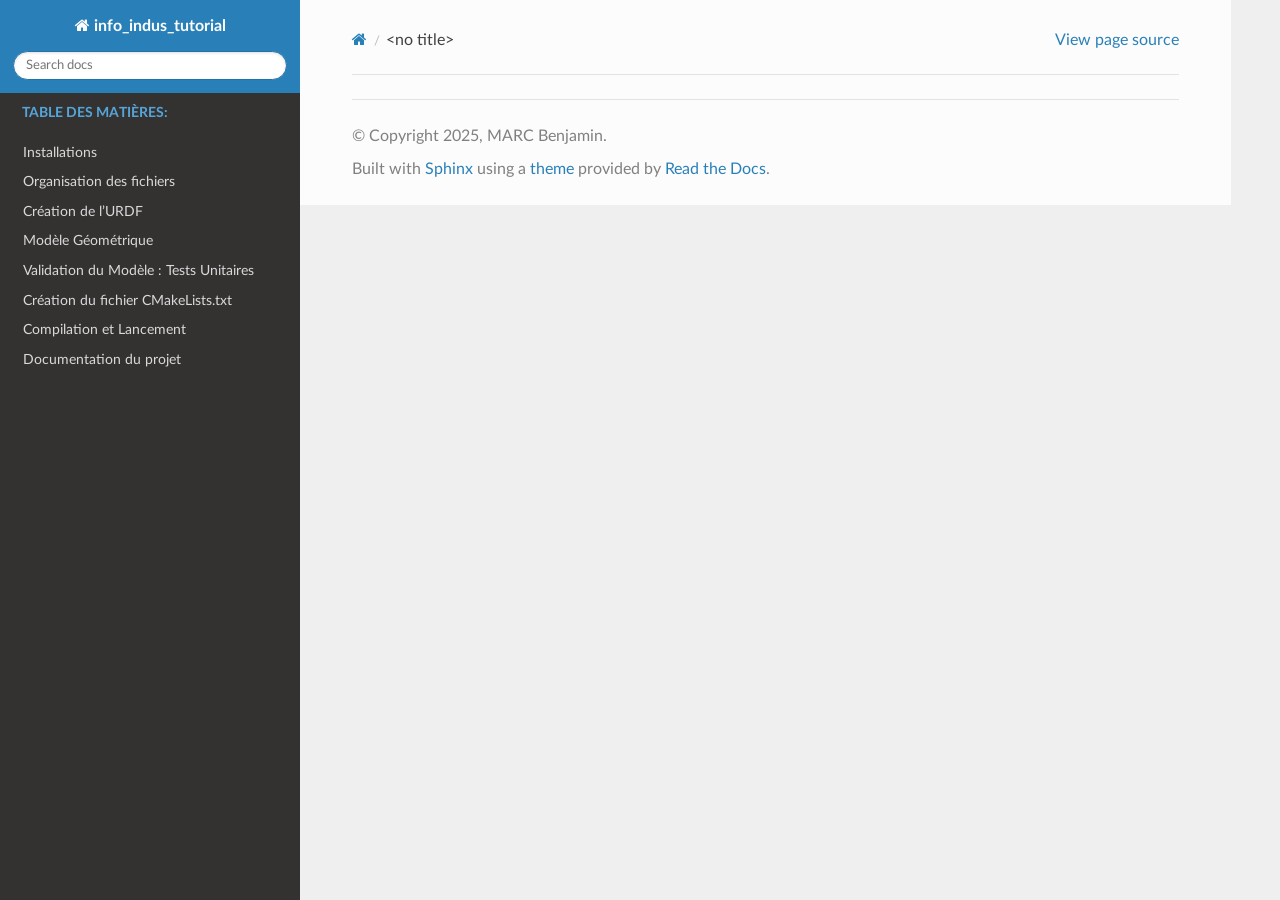
<file: c00_intro/p00_index.html>
<!DOCTYPE html>
<html class="writer-html5" lang="en" data-content_root="../">
<head>
  <meta charset="utf-8" /><meta name="viewport" content="width=device-width, initial-scale=1" />

  <meta name="viewport" content="width=device-width, initial-scale=1.0" />
  <title>&lt;no title&gt; &mdash; info_indus_tutorial  documentation</title>
      <link rel="stylesheet" type="text/css" href="../_static/pygments.css?v=b86133f3" />
      <link rel="stylesheet" type="text/css" href="../_static/css/theme.css?v=9edc463e" />
      <link rel="stylesheet" type="text/css" href="../_static/graphviz.css?v=4ae1632d" />
      <link rel="stylesheet" type="text/css" href="../_static/copybutton.css?v=76b2166b" />
      <link rel="stylesheet" type="text/css" href="../_static/sphinx-design.min.css?v=95c83b7e" />
      <link rel="stylesheet" type="text/css" href="../_static/css/custom.css?v=814cb336" />

  
      <script src="../_static/jquery.js?v=5d32c60e"></script>
      <script src="../_static/_sphinx_javascript_frameworks_compat.js?v=2cd50e6c"></script>
      <script src="../_static/documentation_options.js?v=5929fcd5"></script>
      <script src="../_static/doctools.js?v=9bcbadda"></script>
      <script src="../_static/sphinx_highlight.js?v=dc90522c"></script>
      <script src="../_static/clipboard.min.js?v=a7894cd8"></script>
      <script src="../_static/copybutton.js?v=30646c52"></script>
      <script src="../_static/design-tabs.js?v=f930bc37"></script>
    <script src="../_static/js/theme.js"></script>
    <link rel="index" title="Index" href="../genindex.html" />
    <link rel="search" title="Search" href="../search.html" /> 
</head>

<body class="wy-body-for-nav"> 
  <div class="wy-grid-for-nav">
    <nav data-toggle="wy-nav-shift" class="wy-nav-side">
      <div class="wy-side-scroll">
        <div class="wy-side-nav-search" >

          
          
          <a href="../index.html" class="icon icon-home">
            info_indus_tutorial
          </a>
<div role="search">
  <form id="rtd-search-form" class="wy-form" action="../search.html" method="get">
    <input type="text" name="q" placeholder="Search docs" aria-label="Search docs" />
    <input type="hidden" name="check_keywords" value="yes" />
    <input type="hidden" name="area" value="default" />
  </form>
</div>
        </div><div class="wy-menu wy-menu-vertical" data-spy="affix" role="navigation" aria-label="Navigation menu">
              <p class="caption" role="heading"><span class="caption-text">Table des matières:</span></p>
<ul>
<li class="toctree-l1"><a class="reference internal" href="../installations.html">Installations</a></li>
<li class="toctree-l1"><a class="reference internal" href="../organisation.html">Organisation des fichiers</a></li>
<li class="toctree-l1"><a class="reference internal" href="../urdf.html">Création de l’URDF</a></li>
<li class="toctree-l1"><a class="reference internal" href="../simulation.html">Modèle Géométrique</a></li>
<li class="toctree-l1"><a class="reference internal" href="../control.html">Validation du Modèle : Tests Unitaires</a></li>
<li class="toctree-l1"><a class="reference internal" href="../cmake.html">Création du fichier CMakeLists.txt</a></li>
<li class="toctree-l1"><a class="reference internal" href="../compilation.html">Compilation et Lancement</a></li>
<li class="toctree-l1"><a class="reference internal" href="../contribuer.html">Documentation du projet</a></li>
</ul>

        </div>
      </div>
    </nav>

    <section data-toggle="wy-nav-shift" class="wy-nav-content-wrap"><nav class="wy-nav-top" aria-label="Mobile navigation menu" >
          <i data-toggle="wy-nav-top" class="fa fa-bars"></i>
          <a href="../index.html">info_indus_tutorial</a>
      </nav>

      <div class="wy-nav-content">
        <div class="rst-content">
          <div role="navigation" aria-label="Page navigation">
  <ul class="wy-breadcrumbs">
      <li><a href="../index.html" class="icon icon-home" aria-label="Home"></a></li>
      <li class="breadcrumb-item active">&lt;no title&gt;</li>
      <li class="wy-breadcrumbs-aside">
            <a href="../_sources/c00_intro/p00_index.rst.txt" rel="nofollow"> View page source</a>
      </li>
  </ul>
  <hr/>
</div>
          <div role="main" class="document" itemscope="itemscope" itemtype="http://schema.org/Article">
           <div itemprop="articleBody">
             
  

           </div>
          </div>
          <footer>

  <hr/>

  <div role="contentinfo">
    <p>&#169; Copyright 2025, MARC Benjamin.</p>
  </div>

  Built with <a href="https://www.sphinx-doc.org/">Sphinx</a> using a
    <a href="https://github.com/readthedocs/sphinx_rtd_theme">theme</a>
    provided by <a href="https://readthedocs.org">Read the Docs</a>.
   

</footer>
        </div>
      </div>
    </section>
  </div>
  <script>
      jQuery(function () {
          SphinxRtdTheme.Navigation.enable(true);
      });
  </script> 

</body>
</html>
</file>
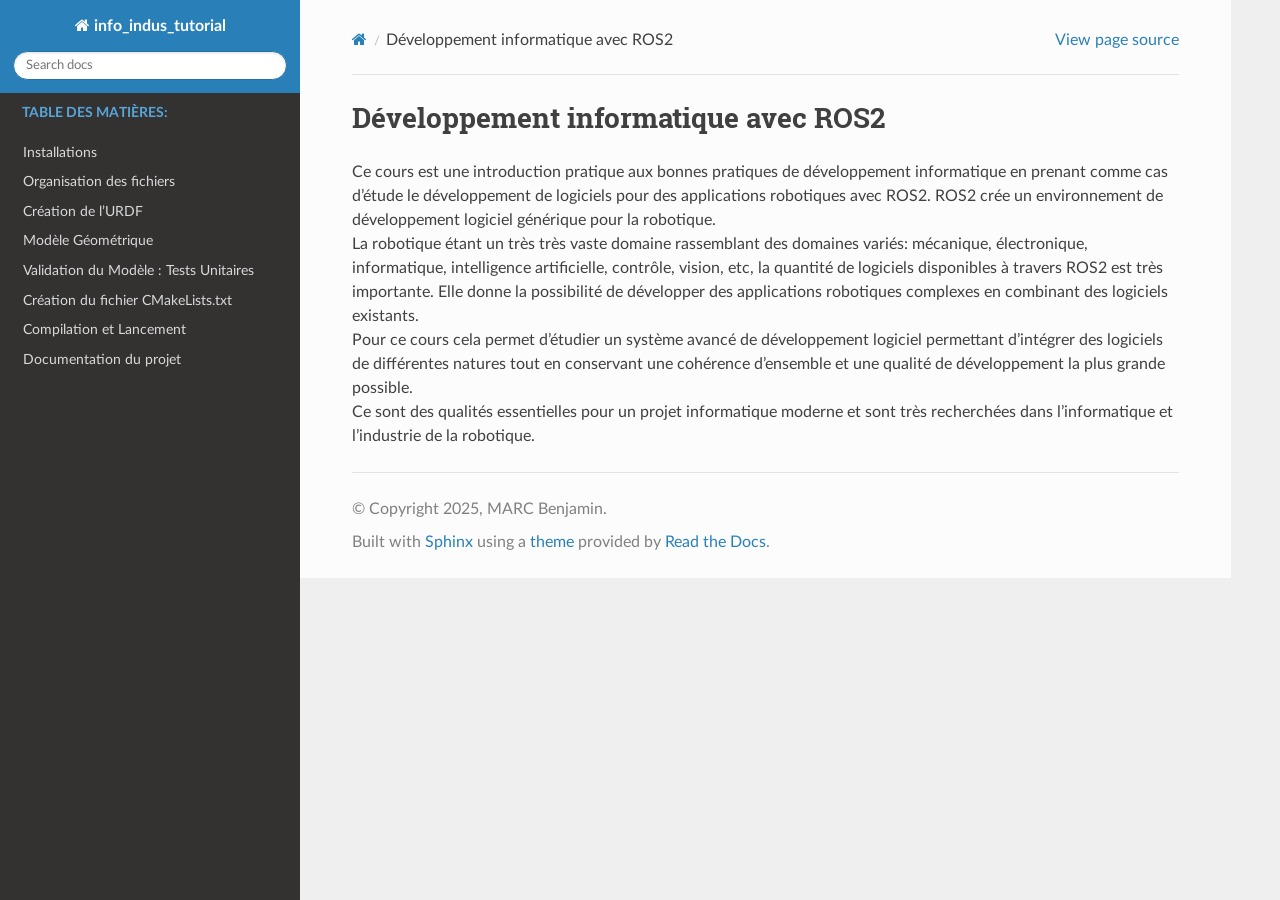
<file: c00_intro/p00_intro.html>
<!DOCTYPE html>
<html class="writer-html5" lang="en" data-content_root="../">
<head>
  <meta charset="utf-8" /><meta name="viewport" content="width=device-width, initial-scale=1" />

  <meta name="viewport" content="width=device-width, initial-scale=1.0" />
  <title>Développement informatique avec ROS2 &mdash; info_indus_tutorial  documentation</title>
      <link rel="stylesheet" type="text/css" href="../_static/pygments.css?v=b86133f3" />
      <link rel="stylesheet" type="text/css" href="../_static/css/theme.css?v=9edc463e" />
      <link rel="stylesheet" type="text/css" href="../_static/graphviz.css?v=4ae1632d" />
      <link rel="stylesheet" type="text/css" href="../_static/copybutton.css?v=76b2166b" />
      <link rel="stylesheet" type="text/css" href="../_static/sphinx-design.min.css?v=95c83b7e" />
      <link rel="stylesheet" type="text/css" href="../_static/css/custom.css?v=814cb336" />

  
      <script src="../_static/jquery.js?v=5d32c60e"></script>
      <script src="../_static/_sphinx_javascript_frameworks_compat.js?v=2cd50e6c"></script>
      <script src="../_static/documentation_options.js?v=5929fcd5"></script>
      <script src="../_static/doctools.js?v=9bcbadda"></script>
      <script src="../_static/sphinx_highlight.js?v=dc90522c"></script>
      <script src="../_static/clipboard.min.js?v=a7894cd8"></script>
      <script src="../_static/copybutton.js?v=30646c52"></script>
      <script src="../_static/design-tabs.js?v=f930bc37"></script>
    <script src="../_static/js/theme.js"></script>
    <link rel="index" title="Index" href="../genindex.html" />
    <link rel="search" title="Search" href="../search.html" /> 
</head>

<body class="wy-body-for-nav"> 
  <div class="wy-grid-for-nav">
    <nav data-toggle="wy-nav-shift" class="wy-nav-side">
      <div class="wy-side-scroll">
        <div class="wy-side-nav-search" >

          
          
          <a href="../index.html" class="icon icon-home">
            info_indus_tutorial
          </a>
<div role="search">
  <form id="rtd-search-form" class="wy-form" action="../search.html" method="get">
    <input type="text" name="q" placeholder="Search docs" aria-label="Search docs" />
    <input type="hidden" name="check_keywords" value="yes" />
    <input type="hidden" name="area" value="default" />
  </form>
</div>
        </div><div class="wy-menu wy-menu-vertical" data-spy="affix" role="navigation" aria-label="Navigation menu">
              <p class="caption" role="heading"><span class="caption-text">Table des matières:</span></p>
<ul>
<li class="toctree-l1"><a class="reference internal" href="../installations.html">Installations</a></li>
<li class="toctree-l1"><a class="reference internal" href="../organisation.html">Organisation des fichiers</a></li>
<li class="toctree-l1"><a class="reference internal" href="../urdf.html">Création de l’URDF</a></li>
<li class="toctree-l1"><a class="reference internal" href="../simulation.html">Modèle Géométrique</a></li>
<li class="toctree-l1"><a class="reference internal" href="../control.html">Validation du Modèle : Tests Unitaires</a></li>
<li class="toctree-l1"><a class="reference internal" href="../cmake.html">Création du fichier CMakeLists.txt</a></li>
<li class="toctree-l1"><a class="reference internal" href="../compilation.html">Compilation et Lancement</a></li>
<li class="toctree-l1"><a class="reference internal" href="../contribuer.html">Documentation du projet</a></li>
</ul>

        </div>
      </div>
    </nav>

    <section data-toggle="wy-nav-shift" class="wy-nav-content-wrap"><nav class="wy-nav-top" aria-label="Mobile navigation menu" >
          <i data-toggle="wy-nav-top" class="fa fa-bars"></i>
          <a href="../index.html">info_indus_tutorial</a>
      </nav>

      <div class="wy-nav-content">
        <div class="rst-content">
          <div role="navigation" aria-label="Page navigation">
  <ul class="wy-breadcrumbs">
      <li><a href="../index.html" class="icon icon-home" aria-label="Home"></a></li>
      <li class="breadcrumb-item active">Développement informatique avec ROS2</li>
      <li class="wy-breadcrumbs-aside">
            <a href="../_sources/c00_intro/p00_intro.rst.txt" rel="nofollow"> View page source</a>
      </li>
  </ul>
  <hr/>
</div>
          <div role="main" class="document" itemscope="itemscope" itemtype="http://schema.org/Article">
           <div itemprop="articleBody">
             
  <section id="developpement-informatique-avec-ros2">
<h1>Développement informatique avec ROS2<a class="headerlink" href="#developpement-informatique-avec-ros2" title="Link to this heading"></a></h1>
<div class="line-block">
<div class="line">Ce cours est une introduction pratique aux bonnes pratiques de développement informatique en prenant comme cas d’étude le développement de logiciels pour des applications robotiques avec ROS2. ROS2 crée un environnement de développement logiciel générique pour la robotique.</div>
<div class="line">La robotique étant un très très vaste domaine rassemblant des domaines variés: mécanique, électronique, informatique, intelligence artificielle, contrôle, vision, etc, la quantité de logiciels disponibles à travers ROS2 est très importante. Elle donne la possibilité de développer des applications robotiques complexes en combinant des logiciels existants.</div>
<div class="line">Pour ce cours cela permet d’étudier un système avancé de développement logiciel permettant d’intégrer des logiciels de différentes natures tout en conservant une cohérence d’ensemble et une qualité de développement la plus grande possible.</div>
<div class="line">Ce sont des qualités essentielles pour un projet informatique moderne et sont très recherchées dans l’informatique et l’industrie de la robotique.</div>
</div>
</section>


           </div>
          </div>
          <footer>

  <hr/>

  <div role="contentinfo">
    <p>&#169; Copyright 2025, MARC Benjamin.</p>
  </div>

  Built with <a href="https://www.sphinx-doc.org/">Sphinx</a> using a
    <a href="https://github.com/readthedocs/sphinx_rtd_theme">theme</a>
    provided by <a href="https://readthedocs.org">Read the Docs</a>.
   

</footer>
        </div>
      </div>
    </section>
  </div>
  <script>
      jQuery(function () {
          SphinxRtdTheme.Navigation.enable(true);
      });
  </script> 

</body>
</html>
</file>
<file: _static/pygments.css>
pre { line-height: 125%; }
td.linenos .normal { color: inherit; background-color: transparent; padding-left: 5px; padding-right: 5px; }
span.linenos { color: inherit; background-color: transparent; padding-left: 5px; padding-right: 5px; }
td.linenos .special { color: #000000; background-color: #ffffc0; padding-left: 5px; padding-right: 5px; }
span.linenos.special { color: #000000; background-color: #ffffc0; padding-left: 5px; padding-right: 5px; }
.highlight .hll { background-color: #ffffcc }
.highlight { background: #f8f8f8; }
.highlight .c { color: #3D7B7B; font-style: italic } /* Comment */
.highlight .err { border: 1px solid #F00 } /* Error */
.highlight .k { color: #008000; font-weight: bold } /* Keyword */
.highlight .o { color: #666 } /* Operator */
.highlight .ch { color: #3D7B7B; font-style: italic } /* Comment.Hashbang */
.highlight .cm { color: #3D7B7B; font-style: italic } /* Comment.Multiline */
.highlight .cp { color: #9C6500 } /* Comment.Preproc */
.highlight .cpf { color: #3D7B7B; font-style: italic } /* Comment.PreprocFile */
.highlight .c1 { color: #3D7B7B; font-style: italic } /* Comment.Single */
.highlight .cs { color: #3D7B7B; font-style: italic } /* Comment.Special */
.highlight .gd { color: #A00000 } /* Generic.Deleted */
.highlight .ge { font-style: italic } /* Generic.Emph */
.highlight .ges { font-weight: bold; font-style: italic } /* Generic.EmphStrong */
.highlight .gr { color: #E40000 } /* Generic.Error */
.highlight .gh { color: #000080; font-weight: bold } /* Generic.Heading */
.highlight .gi { color: #008400 } /* Generic.Inserted */
.highlight .go { color: #717171 } /* Generic.Output */
.highlight .gp { color: #000080; font-weight: bold } /* Generic.Prompt */
.highlight .gs { font-weight: bold } /* Generic.Strong */
.highlight .gu { color: #800080; font-weight: bold } /* Generic.Subheading */
.highlight .gt { color: #04D } /* Generic.Traceback */
.highlight .kc { color: #008000; font-weight: bold } /* Keyword.Constant */
.highlight .kd { color: #008000; font-weight: bold } /* Keyword.Declaration */
.highlight .kn { color: #008000; font-weight: bold } /* Keyword.Namespace */
.highlight .kp { color: #008000 } /* Keyword.Pseudo */
.highlight .kr { color: #008000; font-weight: bold } /* Keyword.Reserved */
.highlight .kt { color: #B00040 } /* Keyword.Type */
.highlight .m { color: #666 } /* Literal.Number */
.highlight .s { color: #BA2121 } /* Literal.String */
.highlight .na { color: #687822 } /* Name.Attribute */
.highlight .nb { color: #008000 } /* Name.Builtin */
.highlight .nc { color: #00F; font-weight: bold } /* Name.Class */
.highlight .no { color: #800 } /* Name.Constant */
.highlight .nd { color: #A2F } /* Name.Decorator */
.highlight .ni { color: #717171; font-weight: bold } /* Name.Entity */
.highlight .ne { color: #CB3F38; font-weight: bold } /* Name.Exception */
.highlight .nf { color: #00F } /* Name.Function */
.highlight .nl { color: #767600 } /* Name.Label */
.highlight .nn { color: #00F; font-weight: bold } /* Name.Namespace */
.highlight .nt { color: #008000; font-weight: bold } /* Name.Tag */
.highlight .nv { color: #19177C } /* Name.Variable */
.highlight .ow { color: #A2F; font-weight: bold } /* Operator.Word */
.highlight .w { color: #BBB } /* Text.Whitespace */
.highlight .mb { color: #666 } /* Literal.Number.Bin */
.highlight .mf { color: #666 } /* Literal.Number.Float */
.highlight .mh { color: #666 } /* Literal.Number.Hex */
.highlight .mi { color: #666 } /* Literal.Number.Integer */
.highlight .mo { color: #666 } /* Literal.Number.Oct */
.highlight .sa { color: #BA2121 } /* Literal.String.Affix */
.highlight .sb { color: #BA2121 } /* Literal.String.Backtick */
.highlight .sc { color: #BA2121 } /* Literal.String.Char */
.highlight .dl { color: #BA2121 } /* Literal.String.Delimiter */
.highlight .sd { color: #BA2121; font-style: italic } /* Literal.String.Doc */
.highlight .s2 { color: #BA2121 } /* Literal.String.Double */
.highlight .se { color: #AA5D1F; font-weight: bold } /* Literal.String.Escape */
.highlight .sh { color: #BA2121 } /* Literal.String.Heredoc */
.highlight .si { color: #A45A77; font-weight: bold } /* Literal.String.Interpol */
.highlight .sx { color: #008000 } /* Literal.String.Other */
.highlight .sr { color: #A45A77 } /* Literal.String.Regex */
.highlight .s1 { color: #BA2121 } /* Literal.String.Single */
.highlight .ss { color: #19177C } /* Literal.String.Symbol */
.highlight .bp { color: #008000 } /* Name.Builtin.Pseudo */
.highlight .fm { color: #00F } /* Name.Function.Magic */
.highlight .vc { color: #19177C } /* Name.Variable.Class */
.highlight .vg { color: #19177C } /* Name.Variable.Global */
.highlight .vi { color: #19177C } /* Name.Variable.Instance */
.highlight .vm { color: #19177C } /* Name.Variable.Magic */
.highlight .il { color: #666 } /* Literal.Number.Integer.Long */
</file>
<file: _static/css/theme.css>
html{box-sizing:border-box}*,:after,:before{box-sizing:inherit}article,aside,details,figcaption,figure,footer,header,hgroup,nav,section{display:block}audio,canvas,video{display:inline-block;*display:inline;*zoom:1}[hidden],audio:not([controls]){display:none}*{-webkit-box-sizing:border-box;-moz-box-sizing:border-box;box-sizing:border-box}html{font-size:100%;-webkit-text-size-adjust:100%;-ms-text-size-adjust:100%}body{margin:0}a:active,a:hover{outline:0}abbr[title]{border-bottom:1px dotted}b,strong{font-weight:700}blockquote{margin:0}dfn{font-style:italic}ins{background:#ff9;text-decoration:none}ins,mark{color:#000}mark{background:#ff0;font-style:italic;font-weight:700}.rst-content code,.rst-content tt,code,kbd,pre,samp{font-family:monospace,serif;_font-family:courier new,monospace;font-size:1em}pre{white-space:pre}q{quotes:none}q:after,q:before{content:"";content:none}small{font-size:85%}sub,sup{font-size:75%;line-height:0;position:relative;vertical-align:baseline}sup{top:-.5em}sub{bottom:-.25em}dl,ol,ul{margin:0;padding:0;list-style:none;list-style-image:none}li{list-style:none}dd{margin:0}img{border:0;-ms-interpolation-mode:bicubic;vertical-align:middle;max-width:100%}svg:not(:root){overflow:hidden}figure,form{margin:0}label{cursor:pointer}button,input,select,textarea{font-size:100%;margin:0;vertical-align:baseline;*vertical-align:middle}button,input{line-height:normal}button,input[type=button],input[type=reset],input[type=submit]{cursor:pointer;-webkit-appearance:button;*overflow:visible}button[disabled],input[disabled]{cursor:default}input[type=search]{-webkit-appearance:textfield;-moz-box-sizing:content-box;-webkit-box-sizing:content-box;box-sizing:content-box}textarea{resize:vertical}table{border-collapse:collapse;border-spacing:0}td{vertical-align:top}.chromeframe{margin:.2em 0;background:#ccc;color:#000;padding:.2em 0}.ir{display:block;border:0;text-indent:-999em;overflow:hidden;background-color:transparent;background-repeat:no-repeat;text-align:left;direction:ltr;*line-height:0}.ir br{display:none}.hidden{display:none!important;visibility:hidden}.visuallyhidden{border:0;clip:rect(0 0 0 0);height:1px;margin:-1px;overflow:hidden;padding:0;position:absolute;width:1px}.visuallyhidden.focusable:active,.visuallyhidden.focusable:focus{clip:auto;height:auto;margin:0;overflow:visible;position:static;width:auto}.invisible{visibility:hidden}.relative{position:relative}big,small{font-size:100%}@media print{body,html,section{background:none!important}*{box-shadow:none!important;text-shadow:none!important;filter:none!important;-ms-filter:none!important}a,a:visited{text-decoration:underline}.ir a:after,a[href^="#"]:after,a[href^="javascript:"]:after{content:""}blockquote,pre{page-break-inside:avoid}thead{display:table-header-group}img,tr{page-break-inside:avoid}img{max-width:100%!important}@page{margin:.5cm}.rst-content .toctree-wrapper>p.caption,h2,h3,p{orphans:3;widows:3}.rst-content .toctree-wrapper>p.caption,h2,h3{page-break-after:avoid}}.btn,.fa:before,.icon:before,.rst-content .admonition,.rst-content .admonition-title:before,.rst-content .admonition-todo,.rst-content .attention,.rst-content .caution,.rst-content .code-block-caption .headerlink:before,.rst-content .danger,.rst-content .eqno .headerlink:before,.rst-content .error,.rst-content .hint,.rst-content .important,.rst-content .note,.rst-content .seealso,.rst-content .tip,.rst-content .warning,.rst-content code.download span:first-child:before,.rst-content dl dt .headerlink:before,.rst-content h1 .headerlink:before,.rst-content h2 .headerlink:before,.rst-content h3 .headerlink:before,.rst-content h4 .headerlink:before,.rst-content h5 .headerlink:before,.rst-content h6 .headerlink:before,.rst-content p.caption .headerlink:before,.rst-content p .headerlink:before,.rst-content table>caption .headerlink:before,.rst-content tt.download span:first-child:before,.wy-alert,.wy-dropdown .caret:before,.wy-inline-validate.wy-inline-validate-danger .wy-input-context:before,.wy-inline-validate.wy-inline-validate-info .wy-input-context:before,.wy-inline-validate.wy-inline-validate-success .wy-input-context:before,.wy-inline-validate.wy-inline-validate-warning .wy-input-context:before,.wy-menu-vertical li.current>a button.toctree-expand:before,.wy-menu-vertical li.on a button.toctree-expand:before,.wy-menu-vertical li button.toctree-expand:before,input[type=color],input[type=date],input[type=datetime-local],input[type=datetime],input[type=email],input[type=month],input[type=number],input[type=password],input[type=search],input[type=tel],input[type=text],input[type=time],input[type=url],input[type=week],select,textarea{-webkit-font-smoothing:antialiased}.clearfix{*zoom:1}.clearfix:after,.clearfix:before{display:table;content:""}.clearfix:after{clear:both}/*!
 *  Font Awesome 4.7.0 by @davegandy - http://fontawesome.io - @fontawesome
 *  License - http://fontawesome.io/license (Font: SIL OFL 1.1, CSS: MIT License)
 */@font-face{font-family:FontAwesome;src:url(fonts/fontawesome-webfont.eot?674f50d287a8c48dc19ba404d20fe713);src:url(fonts/fontawesome-webfont.eot?674f50d287a8c48dc19ba404d20fe713?#iefix&v=4.7.0) format("embedded-opentype"),url(fonts/fontawesome-webfont.woff2?af7ae505a9eed503f8b8e6982036873e) format("woff2"),url(fonts/fontawesome-webfont.woff?fee66e712a8a08eef5805a46892932ad) format("woff"),url(fonts/fontawesome-webfont.ttf?b06871f281fee6b241d60582ae9369b9) format("truetype"),url(fonts/fontawesome-webfont.svg?912ec66d7572ff821749319396470bde#fontawesomeregular) format("svg");font-weight:400;font-style:normal}.fa,.icon,.rst-content .admonition-title,.rst-content .code-block-caption .headerlink,.rst-content .eqno .headerlink,.rst-content code.download span:first-child,.rst-content dl dt .headerlink,.rst-content h1 .headerlink,.rst-content h2 .headerlink,.rst-content h3 .headerlink,.rst-content h4 .headerlink,.rst-content h5 .headerlink,.rst-content h6 .headerlink,.rst-content p.caption .headerlink,.rst-content p .headerlink,.rst-content table>caption .headerlink,.rst-content tt.download span:first-child,.wy-menu-vertical li.current>a button.toctree-expand,.wy-menu-vertical li.on a button.toctree-expand,.wy-menu-vertical li button.toctree-expand{display:inline-block;font:normal normal normal 14px/1 FontAwesome;font-size:inherit;text-rendering:auto;-webkit-font-smoothing:antialiased;-moz-osx-font-smoothing:grayscale}.fa-lg{font-size:1.33333em;line-height:.75em;vertical-align:-15%}.fa-2x{font-size:2em}.fa-3x{font-size:3em}.fa-4x{font-size:4em}.fa-5x{font-size:5em}.fa-fw{width:1.28571em;text-align:center}.fa-ul{padding-left:0;margin-left:2.14286em;list-style-type:none}.fa-ul>li{position:relative}.fa-li{position:absolute;left:-2.14286em;width:2.14286em;top:.14286em;text-align:center}.fa-li.fa-lg{left:-1.85714em}.fa-border{padding:.2em .25em .15em;border:.08em solid #eee;border-radius:.1em}.fa-pull-left{float:left}.fa-pull-right{float:right}.fa-pull-left.icon,.fa.fa-pull-left,.rst-content .code-block-caption .fa-pull-left.headerlink,.rst-content .eqno .fa-pull-left.headerlink,.rst-content .fa-pull-left.admonition-title,.rst-content code.download span.fa-pull-left:first-child,.rst-content dl dt .fa-pull-left.headerlink,.rst-content h1 .fa-pull-left.headerlink,.rst-content h2 .fa-pull-left.headerlink,.rst-content h3 .fa-pull-left.headerlink,.rst-content h4 .fa-pull-left.headerlink,.rst-content h5 .fa-pull-left.headerlink,.rst-content h6 .fa-pull-left.headerlink,.rst-content p .fa-pull-left.headerlink,.rst-content table>caption .fa-pull-left.headerlink,.rst-content tt.download span.fa-pull-left:first-child,.wy-menu-vertical li.current>a button.fa-pull-left.toctree-expand,.wy-menu-vertical li.on a button.fa-pull-left.toctree-expand,.wy-menu-vertical li button.fa-pull-left.toctree-expand{margin-right:.3em}.fa-pull-right.icon,.fa.fa-pull-right,.rst-content .code-block-caption .fa-pull-right.headerlink,.rst-content .eqno .fa-pull-right.headerlink,.rst-content .fa-pull-right.admonition-title,.rst-content code.download span.fa-pull-right:first-child,.rst-content dl dt .fa-pull-right.headerlink,.rst-content h1 .fa-pull-right.headerlink,.rst-content h2 .fa-pull-right.headerlink,.rst-content h3 .fa-pull-right.headerlink,.rst-content h4 .fa-pull-right.headerlink,.rst-content h5 .fa-pull-right.headerlink,.rst-content h6 .fa-pull-right.headerlink,.rst-content p .fa-pull-right.headerlink,.rst-content table>caption .fa-pull-right.headerlink,.rst-content tt.download span.fa-pull-right:first-child,.wy-menu-vertical li.current>a button.fa-pull-right.toctree-expand,.wy-menu-vertical li.on a button.fa-pull-right.toctree-expand,.wy-menu-vertical li button.fa-pull-right.toctree-expand{margin-left:.3em}.pull-right{float:right}.pull-left{float:left}.fa.pull-left,.pull-left.icon,.rst-content .code-block-caption .pull-left.headerlink,.rst-content .eqno .pull-left.headerlink,.rst-content .pull-left.admonition-title,.rst-content code.download span.pull-left:first-child,.rst-content dl dt .pull-left.headerlink,.rst-content h1 .pull-left.headerlink,.rst-content h2 .pull-left.headerlink,.rst-content h3 .pull-left.headerlink,.rst-content h4 .pull-left.headerlink,.rst-content h5 .pull-left.headerlink,.rst-content h6 .pull-left.headerlink,.rst-content p .pull-left.headerlink,.rst-content table>caption .pull-left.headerlink,.rst-content tt.download span.pull-left:first-child,.wy-menu-vertical li.current>a button.pull-left.toctree-expand,.wy-menu-vertical li.on a button.pull-left.toctree-expand,.wy-menu-vertical li button.pull-left.toctree-expand{margin-right:.3em}.fa.pull-right,.pull-right.icon,.rst-content .code-block-caption .pull-right.headerlink,.rst-content .eqno .pull-right.headerlink,.rst-content .pull-right.admonition-title,.rst-content code.download span.pull-right:first-child,.rst-content dl dt .pull-right.headerlink,.rst-content h1 .pull-right.headerlink,.rst-content h2 .pull-right.headerlink,.rst-content h3 .pull-right.headerlink,.rst-content h4 .pull-right.headerlink,.rst-content h5 .pull-right.headerlink,.rst-content h6 .pull-right.headerlink,.rst-content p .pull-right.headerlink,.rst-content table>caption .pull-right.headerlink,.rst-content tt.download span.pull-right:first-child,.wy-menu-vertical li.current>a button.pull-right.toctree-expand,.wy-menu-vertical li.on a button.pull-right.toctree-expand,.wy-menu-vertical li button.pull-right.toctree-expand{margin-left:.3em}.fa-spin{-webkit-animation:fa-spin 2s linear infinite;animation:fa-spin 2s linear infinite}.fa-pulse{-webkit-animation:fa-spin 1s steps(8) infinite;animation:fa-spin 1s steps(8) infinite}@-webkit-keyframes fa-spin{0%{-webkit-transform:rotate(0deg);transform:rotate(0deg)}to{-webkit-transform:rotate(359deg);transform:rotate(359deg)}}@keyframes fa-spin{0%{-webkit-transform:rotate(0deg);transform:rotate(0deg)}to{-webkit-transform:rotate(359deg);transform:rotate(359deg)}}.fa-rotate-90{-ms-filter:"progid:DXImageTransform.Microsoft.BasicImage(rotation=1)";-webkit-transform:rotate(90deg);-ms-transform:rotate(90deg);transform:rotate(90deg)}.fa-rotate-180{-ms-filter:"progid:DXImageTransform.Microsoft.BasicImage(rotation=2)";-webkit-transform:rotate(180deg);-ms-transform:rotate(180deg);transform:rotate(180deg)}.fa-rotate-270{-ms-filter:"progid:DXImageTransform.Microsoft.BasicImage(rotation=3)";-webkit-transform:rotate(270deg);-ms-transform:rotate(270deg);transform:rotate(270deg)}.fa-flip-horizontal{-ms-filter:"progid:DXImageTransform.Microsoft.BasicImage(rotation=0, mirror=1)";-webkit-transform:scaleX(-1);-ms-transform:scaleX(-1);transform:scaleX(-1)}.fa-flip-vertical{-ms-filter:"progid:DXImageTransform.Microsoft.BasicImage(rotation=2, mirror=1)";-webkit-transform:scaleY(-1);-ms-transform:scaleY(-1);transform:scaleY(-1)}:root .fa-flip-horizontal,:root .fa-flip-vertical,:root .fa-rotate-90,:root .fa-rotate-180,:root .fa-rotate-270{filter:none}.fa-stack{position:relative;display:inline-block;width:2em;height:2em;line-height:2em;vertical-align:middle}.fa-stack-1x,.fa-stack-2x{position:absolute;left:0;width:100%;text-align:center}.fa-stack-1x{line-height:inherit}.fa-stack-2x{font-size:2em}.fa-inverse{color:#fff}.fa-glass:before{content:""}.fa-music:before{content:""}.fa-search:before,.icon-search:before{content:""}.fa-envelope-o:before{content:""}.fa-heart:before{content:""}.fa-star:before{content:""}.fa-star-o:before{content:""}.fa-user:before{content:""}.fa-film:before{content:""}.fa-th-large:before{content:""}.fa-th:before{content:""}.fa-th-list:before{content:""}.fa-check:before{content:""}.fa-close:before,.fa-remove:before,.fa-times:before{content:""}.fa-search-plus:before{content:""}.fa-search-minus:before{content:""}.fa-power-off:before{content:""}.fa-signal:before{content:""}.fa-cog:before,.fa-gear:before{content:""}.fa-trash-o:before{content:""}.fa-home:before,.icon-home:before{content:""}.fa-file-o:before{content:""}.fa-clock-o:before{content:""}.fa-road:before{content:""}.fa-download:before,.rst-content code.download span:first-child:before,.rst-content tt.download span:first-child:before{content:""}.fa-arrow-circle-o-down:before{content:""}.fa-arrow-circle-o-up:before{content:""}.fa-inbox:before{content:""}.fa-play-circle-o:before{content:""}.fa-repeat:before,.fa-rotate-right:before{content:""}.fa-refresh:before{content:""}.fa-list-alt:before{content:""}.fa-lock:before{content:""}.fa-flag:before{content:""}.fa-headphones:before{content:""}.fa-volume-off:before{content:""}.fa-volume-down:before{content:""}.fa-volume-up:before{content:""}.fa-qrcode:before{content:""}.fa-barcode:before{content:""}.fa-tag:before{content:""}.fa-tags:before{content:""}.fa-book:before,.icon-book:before{content:""}.fa-bookmark:before{content:""}.fa-print:before{content:""}.fa-camera:before{content:""}.fa-font:before{content:""}.fa-bold:before{content:""}.fa-italic:before{content:""}.fa-text-height:before{content:""}.fa-text-width:before{content:""}.fa-align-left:before{content:""}.fa-align-center:before{content:""}.fa-align-right:before{content:""}.fa-align-justify:before{content:""}.fa-list:before{content:""}.fa-dedent:before,.fa-outdent:before{content:""}.fa-indent:before{content:""}.fa-video-camera:before{content:""}.fa-image:before,.fa-photo:before,.fa-picture-o:before{content:""}.fa-pencil:before{content:""}.fa-map-marker:before{content:""}.fa-adjust:before{content:""}.fa-tint:before{content:""}.fa-edit:before,.fa-pencil-square-o:before{content:""}.fa-share-square-o:before{content:""}.fa-check-square-o:before{content:""}.fa-arrows:before{content:""}.fa-step-backward:before{content:""}.fa-fast-backward:before{content:""}.fa-backward:before{content:""}.fa-play:before{content:""}.fa-pause:before{content:""}.fa-stop:before{content:""}.fa-forward:before{content:""}.fa-fast-forward:before{content:""}.fa-step-forward:before{content:""}.fa-eject:before{content:""}.fa-chevron-left:before{content:""}.fa-chevron-right:before{content:""}.fa-plus-circle:before{content:""}.fa-minus-circle:before{content:""}.fa-times-circle:before,.wy-inline-validate.wy-inline-validate-danger .wy-input-context:before{content:""}.fa-check-circle:before,.wy-inline-validate.wy-inline-validate-success .wy-input-context:before{content:""}.fa-question-circle:before{content:""}.fa-info-circle:before{content:""}.fa-crosshairs:before{content:""}.fa-times-circle-o:before{content:""}.fa-check-circle-o:before{content:""}.fa-ban:before{content:""}.fa-arrow-left:before{content:""}.fa-arrow-right:before{content:""}.fa-arrow-up:before{content:""}.fa-arrow-down:before{content:""}.fa-mail-forward:before,.fa-share:before{content:""}.fa-expand:before{content:""}.fa-compress:before{content:""}.fa-plus:before{content:""}.fa-minus:before{content:""}.fa-asterisk:before{content:""}.fa-exclamation-circle:before,.rst-content .admonition-title:before,.wy-inline-validate.wy-inline-validate-info .wy-input-context:before,.wy-inline-validate.wy-inline-validate-warning .wy-input-context:before{content:""}.fa-gift:before{content:""}.fa-leaf:before{content:""}.fa-fire:before,.icon-fire:before{content:""}.fa-eye:before{content:""}.fa-eye-slash:before{content:""}.fa-exclamation-triangle:before,.fa-warning:before{content:""}.fa-plane:before{content:""}.fa-calendar:before{content:""}.fa-random:before{content:""}.fa-comment:before{content:""}.fa-magnet:before{content:""}.fa-chevron-up:before{content:""}.fa-chevron-down:before{content:""}.fa-retweet:before{content:""}.fa-shopping-cart:before{content:""}.fa-folder:before{content:""}.fa-folder-open:before{content:""}.fa-arrows-v:before{content:""}.fa-arrows-h:before{content:""}.fa-bar-chart-o:before,.fa-bar-chart:before{content:""}.fa-twitter-square:before{content:""}.fa-facebook-square:before{content:""}.fa-camera-retro:before{content:""}.fa-key:before{content:""}.fa-cogs:before,.fa-gears:before{content:""}.fa-comments:before{content:""}.fa-thumbs-o-up:before{content:""}.fa-thumbs-o-down:before{content:""}.fa-star-half:before{content:""}.fa-heart-o:before{content:""}.fa-sign-out:before{content:""}.fa-linkedin-square:before{content:""}.fa-thumb-tack:before{content:""}.fa-external-link:before{content:""}.fa-sign-in:before{content:""}.fa-trophy:before{content:""}.fa-github-square:before{content:""}.fa-upload:before{content:""}.fa-lemon-o:before{content:""}.fa-phone:before{content:""}.fa-square-o:before{content:""}.fa-bookmark-o:before{content:""}.fa-phone-square:before{content:""}.fa-twitter:before{content:""}.fa-facebook-f:before,.fa-facebook:before{content:""}.fa-github:before,.icon-github:before{content:""}.fa-unlock:before{content:""}.fa-credit-card:before{content:""}.fa-feed:before,.fa-rss:before{content:""}.fa-hdd-o:before{content:""}.fa-bullhorn:before{content:""}.fa-bell:before{content:""}.fa-certificate:before{content:""}.fa-hand-o-right:before{content:""}.fa-hand-o-left:before{content:""}.fa-hand-o-up:before{content:""}.fa-hand-o-down:before{content:""}.fa-arrow-circle-left:before,.icon-circle-arrow-left:before{content:""}.fa-arrow-circle-right:before,.icon-circle-arrow-right:before{content:""}.fa-arrow-circle-up:before{content:""}.fa-arrow-circle-down:before{content:""}.fa-globe:before{content:""}.fa-wrench:before{content:""}.fa-tasks:before{content:""}.fa-filter:before{content:""}.fa-briefcase:before{content:""}.fa-arrows-alt:before{content:""}.fa-group:before,.fa-users:before{content:""}.fa-chain:before,.fa-link:before,.icon-link:before{content:""}.fa-cloud:before{content:""}.fa-flask:before{content:""}.fa-cut:before,.fa-scissors:before{content:""}.fa-copy:before,.fa-files-o:before{content:""}.fa-paperclip:before{content:""}.fa-floppy-o:before,.fa-save:before{content:""}.fa-square:before{content:""}.fa-bars:before,.fa-navicon:before,.fa-reorder:before{content:""}.fa-list-ul:before{content:""}.fa-list-ol:before{content:""}.fa-strikethrough:before{content:""}.fa-underline:before{content:""}.fa-table:before{content:""}.fa-magic:before{content:""}.fa-truck:before{content:""}.fa-pinterest:before{content:""}.fa-pinterest-square:before{content:""}.fa-google-plus-square:before{content:""}.fa-google-plus:before{content:""}.fa-money:before{content:""}.fa-caret-down:before,.icon-caret-down:before,.wy-dropdown .caret:before{content:""}.fa-caret-up:before{content:""}.fa-caret-left:before{content:""}.fa-caret-right:before{content:""}.fa-columns:before{content:""}.fa-sort:before,.fa-unsorted:before{content:""}.fa-sort-desc:before,.fa-sort-down:before{content:""}.fa-sort-asc:before,.fa-sort-up:before{content:""}.fa-envelope:before{content:""}.fa-linkedin:before{content:""}.fa-rotate-left:before,.fa-undo:before{content:""}.fa-gavel:before,.fa-legal:before{content:""}.fa-dashboard:before,.fa-tachometer:before{content:""}.fa-comment-o:before{content:""}.fa-comments-o:before{content:""}.fa-bolt:before,.fa-flash:before{content:""}.fa-sitemap:before{content:""}.fa-umbrella:before{content:""}.fa-clipboard:before,.fa-paste:before{content:""}.fa-lightbulb-o:before{content:""}.fa-exchange:before{content:""}.fa-cloud-download:before{content:""}.fa-cloud-upload:before{content:""}.fa-user-md:before{content:""}.fa-stethoscope:before{content:""}.fa-suitcase:before{content:""}.fa-bell-o:before{content:""}.fa-coffee:before{content:""}.fa-cutlery:before{content:""}.fa-file-text-o:before{content:""}.fa-building-o:before{content:""}.fa-hospital-o:before{content:""}.fa-ambulance:before{content:""}.fa-medkit:before{content:""}.fa-fighter-jet:before{content:""}.fa-beer:before{content:""}.fa-h-square:before{content:""}.fa-plus-square:before{content:""}.fa-angle-double-left:before{content:""}.fa-angle-double-right:before{content:""}.fa-angle-double-up:before{content:""}.fa-angle-double-down:before{content:""}.fa-angle-left:before{content:""}.fa-angle-right:before{content:""}.fa-angle-up:before{content:""}.fa-angle-down:before{content:""}.fa-desktop:before{content:""}.fa-laptop:before{content:""}.fa-tablet:before{content:""}.fa-mobile-phone:before,.fa-mobile:before{content:""}.fa-circle-o:before{content:""}.fa-quote-left:before{content:""}.fa-quote-right:before{content:""}.fa-spinner:before{content:""}.fa-circle:before{content:""}.fa-mail-reply:before,.fa-reply:before{content:""}.fa-github-alt:before{content:""}.fa-folder-o:before{content:""}.fa-folder-open-o:before{content:""}.fa-smile-o:before{content:""}.fa-frown-o:before{content:""}.fa-meh-o:before{content:""}.fa-gamepad:before{content:""}.fa-keyboard-o:before{content:""}.fa-flag-o:before{content:""}.fa-flag-checkered:before{content:""}.fa-terminal:before{content:""}.fa-code:before{content:""}.fa-mail-reply-all:before,.fa-reply-all:before{content:""}.fa-star-half-empty:before,.fa-star-half-full:before,.fa-star-half-o:before{content:""}.fa-location-arrow:before{content:""}.fa-crop:before{content:""}.fa-code-fork:before{content:""}.fa-chain-broken:before,.fa-unlink:before{content:""}.fa-question:before{content:""}.fa-info:before{content:""}.fa-exclamation:before{content:""}.fa-superscript:before{content:""}.fa-subscript:before{content:""}.fa-eraser:before{content:""}.fa-puzzle-piece:before{content:""}.fa-microphone:before{content:""}.fa-microphone-slash:before{content:""}.fa-shield:before{content:""}.fa-calendar-o:before{content:""}.fa-fire-extinguisher:before{content:""}.fa-rocket:before{content:""}.fa-maxcdn:before{content:""}.fa-chevron-circle-left:before{content:""}.fa-chevron-circle-right:before{content:""}.fa-chevron-circle-up:before{content:""}.fa-chevron-circle-down:before{content:""}.fa-html5:before{content:""}.fa-css3:before{content:""}.fa-anchor:before{content:""}.fa-unlock-alt:before{content:""}.fa-bullseye:before{content:""}.fa-ellipsis-h:before{content:""}.fa-ellipsis-v:before{content:""}.fa-rss-square:before{content:""}.fa-play-circle:before{content:""}.fa-ticket:before{content:""}.fa-minus-square:before{content:""}.fa-minus-square-o:before,.wy-menu-vertical li.current>a button.toctree-expand:before,.wy-menu-vertical li.on a button.toctree-expand:before{content:""}.fa-level-up:before{content:""}.fa-level-down:before{content:""}.fa-check-square:before{content:""}.fa-pencil-square:before{content:""}.fa-external-link-square:before{content:""}.fa-share-square:before{content:""}.fa-compass:before{content:""}.fa-caret-square-o-down:before,.fa-toggle-down:before{content:""}.fa-caret-square-o-up:before,.fa-toggle-up:before{content:""}.fa-caret-square-o-right:before,.fa-toggle-right:before{content:""}.fa-eur:before,.fa-euro:before{content:""}.fa-gbp:before{content:""}.fa-dollar:before,.fa-usd:before{content:""}.fa-inr:before,.fa-rupee:before{content:""}.fa-cny:before,.fa-jpy:before,.fa-rmb:before,.fa-yen:before{content:""}.fa-rouble:before,.fa-rub:before,.fa-ruble:before{content:""}.fa-krw:before,.fa-won:before{content:""}.fa-bitcoin:before,.fa-btc:before{content:""}.fa-file:before{content:""}.fa-file-text:before{content:""}.fa-sort-alpha-asc:before{content:""}.fa-sort-alpha-desc:before{content:""}.fa-sort-amount-asc:before{content:""}.fa-sort-amount-desc:before{content:""}.fa-sort-numeric-asc:before{content:""}.fa-sort-numeric-desc:before{content:""}.fa-thumbs-up:before{content:""}.fa-thumbs-down:before{content:""}.fa-youtube-square:before{content:""}.fa-youtube:before{content:""}.fa-xing:before{content:""}.fa-xing-square:before{content:""}.fa-youtube-play:before{content:""}.fa-dropbox:before{content:""}.fa-stack-overflow:before{content:""}.fa-instagram:before{content:""}.fa-flickr:before{content:""}.fa-adn:before{content:""}.fa-bitbucket:before,.icon-bitbucket:before{content:""}.fa-bitbucket-square:before{content:""}.fa-tumblr:before{content:""}.fa-tumblr-square:before{content:""}.fa-long-arrow-down:before{content:""}.fa-long-arrow-up:before{content:""}.fa-long-arrow-left:before{content:""}.fa-long-arrow-right:before{content:""}.fa-apple:before{content:""}.fa-windows:before{content:""}.fa-android:before{content:""}.fa-linux:before{content:""}.fa-dribbble:before{content:""}.fa-skype:before{content:""}.fa-foursquare:before{content:""}.fa-trello:before{content:""}.fa-female:before{content:""}.fa-male:before{content:""}.fa-gittip:before,.fa-gratipay:before{content:""}.fa-sun-o:before{content:""}.fa-moon-o:before{content:""}.fa-archive:before{content:""}.fa-bug:before{content:""}.fa-vk:before{content:""}.fa-weibo:before{content:""}.fa-renren:before{content:""}.fa-pagelines:before{content:""}.fa-stack-exchange:before{content:""}.fa-arrow-circle-o-right:before{content:""}.fa-arrow-circle-o-left:before{content:""}.fa-caret-square-o-left:before,.fa-toggle-left:before{content:""}.fa-dot-circle-o:before{content:""}.fa-wheelchair:before{content:""}.fa-vimeo-square:before{content:""}.fa-try:before,.fa-turkish-lira:before{content:""}.fa-plus-square-o:before,.wy-menu-vertical li button.toctree-expand:before{content:""}.fa-space-shuttle:before{content:""}.fa-slack:before{content:""}.fa-envelope-square:before{content:""}.fa-wordpress:before{content:""}.fa-openid:before{content:""}.fa-bank:before,.fa-institution:before,.fa-university:before{content:""}.fa-graduation-cap:before,.fa-mortar-board:before{content:""}.fa-yahoo:before{content:""}.fa-google:before{content:""}.fa-reddit:before{content:""}.fa-reddit-square:before{content:""}.fa-stumbleupon-circle:before{content:""}.fa-stumbleupon:before{content:""}.fa-delicious:before{content:""}.fa-digg:before{content:""}.fa-pied-piper-pp:before{content:""}.fa-pied-piper-alt:before{content:""}.fa-drupal:before{content:""}.fa-joomla:before{content:""}.fa-language:before{content:""}.fa-fax:before{content:""}.fa-building:before{content:""}.fa-child:before{content:""}.fa-paw:before{content:""}.fa-spoon:before{content:""}.fa-cube:before{content:""}.fa-cubes:before{content:""}.fa-behance:before{content:""}.fa-behance-square:before{content:""}.fa-steam:before{content:""}.fa-steam-square:before{content:""}.fa-recycle:before{content:""}.fa-automobile:before,.fa-car:before{content:""}.fa-cab:before,.fa-taxi:before{content:""}.fa-tree:before{content:""}.fa-spotify:before{content:""}.fa-deviantart:before{content:""}.fa-soundcloud:before{content:""}.fa-database:before{content:""}.fa-file-pdf-o:before{content:""}.fa-file-word-o:before{content:""}.fa-file-excel-o:before{content:""}.fa-file-powerpoint-o:before{content:""}.fa-file-image-o:before,.fa-file-photo-o:before,.fa-file-picture-o:before{content:""}.fa-file-archive-o:before,.fa-file-zip-o:before{content:""}.fa-file-audio-o:before,.fa-file-sound-o:before{content:""}.fa-file-movie-o:before,.fa-file-video-o:before{content:""}.fa-file-code-o:before{content:""}.fa-vine:before{content:""}.fa-codepen:before{content:""}.fa-jsfiddle:before{content:""}.fa-life-bouy:before,.fa-life-buoy:before,.fa-life-ring:before,.fa-life-saver:before,.fa-support:before{content:""}.fa-circle-o-notch:before{content:""}.fa-ra:before,.fa-rebel:before,.fa-resistance:before{content:""}.fa-empire:before,.fa-ge:before{content:""}.fa-git-square:before{content:""}.fa-git:before{content:""}.fa-hacker-news:before,.fa-y-combinator-square:before,.fa-yc-square:before{content:""}.fa-tencent-weibo:before{content:""}.fa-qq:before{content:""}.fa-wechat:before,.fa-weixin:before{content:""}.fa-paper-plane:before,.fa-send:before{content:""}.fa-paper-plane-o:before,.fa-send-o:before{content:""}.fa-history:before{content:""}.fa-circle-thin:before{content:""}.fa-header:before{content:""}.fa-paragraph:before{content:""}.fa-sliders:before{content:""}.fa-share-alt:before{content:""}.fa-share-alt-square:before{content:""}.fa-bomb:before{content:""}.fa-futbol-o:before,.fa-soccer-ball-o:before{content:""}.fa-tty:before{content:""}.fa-binoculars:before{content:""}.fa-plug:before{content:""}.fa-slideshare:before{content:""}.fa-twitch:before{content:""}.fa-yelp:before{content:""}.fa-newspaper-o:before{content:""}.fa-wifi:before{content:""}.fa-calculator:before{content:""}.fa-paypal:before{content:""}.fa-google-wallet:before{content:""}.fa-cc-visa:before{content:""}.fa-cc-mastercard:before{content:""}.fa-cc-discover:before{content:""}.fa-cc-amex:before{content:""}.fa-cc-paypal:before{content:""}.fa-cc-stripe:before{content:""}.fa-bell-slash:before{content:""}.fa-bell-slash-o:before{content:""}.fa-trash:before{content:""}.fa-copyright:before{content:""}.fa-at:before{content:""}.fa-eyedropper:before{content:""}.fa-paint-brush:before{content:""}.fa-birthday-cake:before{content:""}.fa-area-chart:before{content:""}.fa-pie-chart:before{content:""}.fa-line-chart:before{content:""}.fa-lastfm:before{content:""}.fa-lastfm-square:before{content:""}.fa-toggle-off:before{content:""}.fa-toggle-on:before{content:""}.fa-bicycle:before{content:""}.fa-bus:before{content:""}.fa-ioxhost:before{content:""}.fa-angellist:before{content:""}.fa-cc:before{content:""}.fa-ils:before,.fa-shekel:before,.fa-sheqel:before{content:""}.fa-meanpath:before{content:""}.fa-buysellads:before{content:""}.fa-connectdevelop:before{content:""}.fa-dashcube:before{content:""}.fa-forumbee:before{content:""}.fa-leanpub:before{content:""}.fa-sellsy:before{content:""}.fa-shirtsinbulk:before{content:""}.fa-simplybuilt:before{content:""}.fa-skyatlas:before{content:""}.fa-cart-plus:before{content:""}.fa-cart-arrow-down:before{content:""}.fa-diamond:before{content:""}.fa-ship:before{content:""}.fa-user-secret:before{content:""}.fa-motorcycle:before{content:""}.fa-street-view:before{content:""}.fa-heartbeat:before{content:""}.fa-venus:before{content:""}.fa-mars:before{content:""}.fa-mercury:before{content:""}.fa-intersex:before,.fa-transgender:before{content:""}.fa-transgender-alt:before{content:""}.fa-venus-double:before{content:""}.fa-mars-double:before{content:""}.fa-venus-mars:before{content:""}.fa-mars-stroke:before{content:""}.fa-mars-stroke-v:before{content:""}.fa-mars-stroke-h:before{content:""}.fa-neuter:before{content:""}.fa-genderless:before{content:""}.fa-facebook-official:before{content:""}.fa-pinterest-p:before{content:""}.fa-whatsapp:before{content:""}.fa-server:before{content:""}.fa-user-plus:before{content:""}.fa-user-times:before{content:""}.fa-bed:before,.fa-hotel:before{content:""}.fa-viacoin:before{content:""}.fa-train:before{content:""}.fa-subway:before{content:""}.fa-medium:before{content:""}.fa-y-combinator:before,.fa-yc:before{content:""}.fa-optin-monster:before{content:""}.fa-opencart:before{content:""}.fa-expeditedssl:before{content:""}.fa-battery-4:before,.fa-battery-full:before,.fa-battery:before{content:""}.fa-battery-3:before,.fa-battery-three-quarters:before{content:""}.fa-battery-2:before,.fa-battery-half:before{content:""}.fa-battery-1:before,.fa-battery-quarter:before{content:""}.fa-battery-0:before,.fa-battery-empty:before{content:""}.fa-mouse-pointer:before{content:""}.fa-i-cursor:before{content:""}.fa-object-group:before{content:""}.fa-object-ungroup:before{content:""}.fa-sticky-note:before{content:""}.fa-sticky-note-o:before{content:""}.fa-cc-jcb:before{content:""}.fa-cc-diners-club:before{content:""}.fa-clone:before{content:""}.fa-balance-scale:before{content:""}.fa-hourglass-o:before{content:""}.fa-hourglass-1:before,.fa-hourglass-start:before{content:""}.fa-hourglass-2:before,.fa-hourglass-half:before{content:""}.fa-hourglass-3:before,.fa-hourglass-end:before{content:""}.fa-hourglass:before{content:""}.fa-hand-grab-o:before,.fa-hand-rock-o:before{content:""}.fa-hand-paper-o:before,.fa-hand-stop-o:before{content:""}.fa-hand-scissors-o:before{content:""}.fa-hand-lizard-o:before{content:""}.fa-hand-spock-o:before{content:""}.fa-hand-pointer-o:before{content:""}.fa-hand-peace-o:before{content:""}.fa-trademark:before{content:""}.fa-registered:before{content:""}.fa-creative-commons:before{content:""}.fa-gg:before{content:""}.fa-gg-circle:before{content:""}.fa-tripadvisor:before{content:""}.fa-odnoklassniki:before{content:""}.fa-odnoklassniki-square:before{content:""}.fa-get-pocket:before{content:""}.fa-wikipedia-w:before{content:""}.fa-safari:before{content:""}.fa-chrome:before{content:""}.fa-firefox:before{content:""}.fa-opera:before{content:""}.fa-internet-explorer:before{content:""}.fa-television:before,.fa-tv:before{content:""}.fa-contao:before{content:""}.fa-500px:before{content:""}.fa-amazon:before{content:""}.fa-calendar-plus-o:before{content:""}.fa-calendar-minus-o:before{content:""}.fa-calendar-times-o:before{content:""}.fa-calendar-check-o:before{content:""}.fa-industry:before{content:""}.fa-map-pin:before{content:""}.fa-map-signs:before{content:""}.fa-map-o:before{content:""}.fa-map:before{content:""}.fa-commenting:before{content:""}.fa-commenting-o:before{content:""}.fa-houzz:before{content:""}.fa-vimeo:before{content:""}.fa-black-tie:before{content:""}.fa-fonticons:before{content:""}.fa-reddit-alien:before{content:""}.fa-edge:before{content:""}.fa-credit-card-alt:before{content:""}.fa-codiepie:before{content:""}.fa-modx:before{content:""}.fa-fort-awesome:before{content:""}.fa-usb:before{content:""}.fa-product-hunt:before{content:""}.fa-mixcloud:before{content:""}.fa-scribd:before{content:""}.fa-pause-circle:before{content:""}.fa-pause-circle-o:before{content:""}.fa-stop-circle:before{content:""}.fa-stop-circle-o:before{content:""}.fa-shopping-bag:before{content:""}.fa-shopping-basket:before{content:""}.fa-hashtag:before{content:""}.fa-bluetooth:before{content:""}.fa-bluetooth-b:before{content:""}.fa-percent:before{content:""}.fa-gitlab:before,.icon-gitlab:before{content:""}.fa-wpbeginner:before{content:""}.fa-wpforms:before{content:""}.fa-envira:before{content:""}.fa-universal-access:before{content:""}.fa-wheelchair-alt:before{content:""}.fa-question-circle-o:before{content:""}.fa-blind:before{content:""}.fa-audio-description:before{content:""}.fa-volume-control-phone:before{content:""}.fa-braille:before{content:""}.fa-assistive-listening-systems:before{content:""}.fa-american-sign-language-interpreting:before,.fa-asl-interpreting:before{content:""}.fa-deaf:before,.fa-deafness:before,.fa-hard-of-hearing:before{content:""}.fa-glide:before{content:""}.fa-glide-g:before{content:""}.fa-sign-language:before,.fa-signing:before{content:""}.fa-low-vision:before{content:""}.fa-viadeo:before{content:""}.fa-viadeo-square:before{content:""}.fa-snapchat:before{content:""}.fa-snapchat-ghost:before{content:""}.fa-snapchat-square:before{content:""}.fa-pied-piper:before{content:""}.fa-first-order:before{content:""}.fa-yoast:before{content:""}.fa-themeisle:before{content:""}.fa-google-plus-circle:before,.fa-google-plus-official:before{content:""}.fa-fa:before,.fa-font-awesome:before{content:""}.fa-handshake-o:before{content:""}.fa-envelope-open:before{content:""}.fa-envelope-open-o:before{content:""}.fa-linode:before{content:""}.fa-address-book:before{content:""}.fa-address-book-o:before{content:""}.fa-address-card:before,.fa-vcard:before{content:""}.fa-address-card-o:before,.fa-vcard-o:before{content:""}.fa-user-circle:before{content:""}.fa-user-circle-o:before{content:""}.fa-user-o:before{content:""}.fa-id-badge:before{content:""}.fa-drivers-license:before,.fa-id-card:before{content:""}.fa-drivers-license-o:before,.fa-id-card-o:before{content:""}.fa-quora:before{content:""}.fa-free-code-camp:before{content:""}.fa-telegram:before{content:""}.fa-thermometer-4:before,.fa-thermometer-full:before,.fa-thermometer:before{content:""}.fa-thermometer-3:before,.fa-thermometer-three-quarters:before{content:""}.fa-thermometer-2:before,.fa-thermometer-half:before{content:""}.fa-thermometer-1:before,.fa-thermometer-quarter:before{content:""}.fa-thermometer-0:before,.fa-thermometer-empty:before{content:""}.fa-shower:before{content:""}.fa-bath:before,.fa-bathtub:before,.fa-s15:before{content:""}.fa-podcast:before{content:""}.fa-window-maximize:before{content:""}.fa-window-minimize:before{content:""}.fa-window-restore:before{content:""}.fa-times-rectangle:before,.fa-window-close:before{content:""}.fa-times-rectangle-o:before,.fa-window-close-o:before{content:""}.fa-bandcamp:before{content:""}.fa-grav:before{content:""}.fa-etsy:before{content:""}.fa-imdb:before{content:""}.fa-ravelry:before{content:""}.fa-eercast:before{content:""}.fa-microchip:before{content:""}.fa-snowflake-o:before{content:""}.fa-superpowers:before{content:""}.fa-wpexplorer:before{content:""}.fa-meetup:before{content:""}.sr-only{position:absolute;width:1px;height:1px;padding:0;margin:-1px;overflow:hidden;clip:rect(0,0,0,0);border:0}.sr-only-focusable:active,.sr-only-focusable:focus{position:static;width:auto;height:auto;margin:0;overflow:visible;clip:auto}.fa,.icon,.rst-content .admonition-title,.rst-content .code-block-caption .headerlink,.rst-content .eqno .headerlink,.rst-content code.download span:first-child,.rst-content dl dt .headerlink,.rst-content h1 .headerlink,.rst-content h2 .headerlink,.rst-content h3 .headerlink,.rst-content h4 .headerlink,.rst-content h5 .headerlink,.rst-content h6 .headerlink,.rst-content p.caption .headerlink,.rst-content p .headerlink,.rst-content table>caption .headerlink,.rst-content tt.download span:first-child,.wy-dropdown .caret,.wy-inline-validate.wy-inline-validate-danger .wy-input-context,.wy-inline-validate.wy-inline-validate-info .wy-input-context,.wy-inline-validate.wy-inline-validate-success .wy-input-context,.wy-inline-validate.wy-inline-validate-warning .wy-input-context,.wy-menu-vertical li.current>a button.toctree-expand,.wy-menu-vertical li.on a button.toctree-expand,.wy-menu-vertical li button.toctree-expand{font-family:inherit}.fa:before,.icon:before,.rst-content .admonition-title:before,.rst-content .code-block-caption .headerlink:before,.rst-content .eqno .headerlink:before,.rst-content code.download span:first-child:before,.rst-content dl dt .headerlink:before,.rst-content h1 .headerlink:before,.rst-content h2 .headerlink:before,.rst-content h3 .headerlink:before,.rst-content h4 .headerlink:before,.rst-content h5 .headerlink:before,.rst-content h6 .headerlink:before,.rst-content p.caption .headerlink:before,.rst-content p .headerlink:before,.rst-content table>caption .headerlink:before,.rst-content tt.download span:first-child:before,.wy-dropdown .caret:before,.wy-inline-validate.wy-inline-validate-danger .wy-input-context:before,.wy-inline-validate.wy-inline-validate-info .wy-input-context:before,.wy-inline-validate.wy-inline-validate-success .wy-input-context:before,.wy-inline-validate.wy-inline-validate-warning .wy-input-context:before,.wy-menu-vertical li.current>a button.toctree-expand:before,.wy-menu-vertical li.on a button.toctree-expand:before,.wy-menu-vertical li button.toctree-expand:before{font-family:FontAwesome;display:inline-block;font-style:normal;font-weight:400;line-height:1;text-decoration:inherit}.rst-content .code-block-caption a .headerlink,.rst-content .eqno a .headerlink,.rst-content a .admonition-title,.rst-content code.download a span:first-child,.rst-content dl dt a .headerlink,.rst-content h1 a .headerlink,.rst-content h2 a .headerlink,.rst-content h3 a .headerlink,.rst-content h4 a .headerlink,.rst-content h5 a .headerlink,.rst-content h6 a .headerlink,.rst-content p.caption a .headerlink,.rst-content p a .headerlink,.rst-content table>caption a .headerlink,.rst-content tt.download a span:first-child,.wy-menu-vertical li.current>a button.toctree-expand,.wy-menu-vertical li.on a button.toctree-expand,.wy-menu-vertical li a button.toctree-expand,a .fa,a .icon,a .rst-content .admonition-title,a .rst-content .code-block-caption .headerlink,a .rst-content .eqno .headerlink,a .rst-content code.download span:first-child,a .rst-content dl dt .headerlink,a .rst-content h1 .headerlink,a .rst-content h2 .headerlink,a .rst-content h3 .headerlink,a .rst-content h4 .headerlink,a .rst-content h5 .headerlink,a .rst-content h6 .headerlink,a .rst-content p.caption .headerlink,a .rst-content p .headerlink,a .rst-content table>caption .headerlink,a .rst-content tt.download span:first-child,a .wy-menu-vertical li button.toctree-expand{display:inline-block;text-decoration:inherit}.btn .fa,.btn .icon,.btn .rst-content .admonition-title,.btn .rst-content .code-block-caption .headerlink,.btn .rst-content .eqno .headerlink,.btn .rst-content code.download span:first-child,.btn .rst-content dl dt .headerlink,.btn .rst-content h1 .headerlink,.btn .rst-content h2 .headerlink,.btn .rst-content h3 .headerlink,.btn .rst-content h4 .headerlink,.btn .rst-content h5 .headerlink,.btn .rst-content h6 .headerlink,.btn .rst-content p .headerlink,.btn .rst-content table>caption .headerlink,.btn .rst-content tt.download span:first-child,.btn .wy-menu-vertical li.current>a button.toctree-expand,.btn .wy-menu-vertical li.on a button.toctree-expand,.btn .wy-menu-vertical li button.toctree-expand,.nav .fa,.nav .icon,.nav .rst-content .admonition-title,.nav .rst-content .code-block-caption .headerlink,.nav .rst-content .eqno .headerlink,.nav .rst-content code.download span:first-child,.nav .rst-content dl dt .headerlink,.nav .rst-content h1 .headerlink,.nav .rst-content h2 .headerlink,.nav .rst-content h3 .headerlink,.nav .rst-content h4 .headerlink,.nav .rst-content h5 .headerlink,.nav .rst-content h6 .headerlink,.nav .rst-content p .headerlink,.nav .rst-content table>caption .headerlink,.nav .rst-content tt.download span:first-child,.nav .wy-menu-vertical li.current>a button.toctree-expand,.nav .wy-menu-vertical li.on a button.toctree-expand,.nav .wy-menu-vertical li button.toctree-expand,.rst-content .btn .admonition-title,.rst-content .code-block-caption .btn .headerlink,.rst-content .code-block-caption .nav .headerlink,.rst-content .eqno .btn .headerlink,.rst-content .eqno .nav .headerlink,.rst-content .nav .admonition-title,.rst-content code.download .btn span:first-child,.rst-content code.download .nav span:first-child,.rst-content dl dt .btn .headerlink,.rst-content dl dt .nav .headerlink,.rst-content h1 .btn .headerlink,.rst-content h1 .nav .headerlink,.rst-content h2 .btn .headerlink,.rst-content h2 .nav .headerlink,.rst-content h3 .btn .headerlink,.rst-content h3 .nav .headerlink,.rst-content h4 .btn .headerlink,.rst-content h4 .nav .headerlink,.rst-content h5 .btn .headerlink,.rst-content h5 .nav .headerlink,.rst-content h6 .btn .headerlink,.rst-content h6 .nav .headerlink,.rst-content p .btn .headerlink,.rst-content p .nav .headerlink,.rst-content table>caption .btn .headerlink,.rst-content table>caption .nav .headerlink,.rst-content tt.download .btn span:first-child,.rst-content tt.download .nav span:first-child,.wy-menu-vertical li .btn button.toctree-expand,.wy-menu-vertical li.current>a .btn button.toctree-expand,.wy-menu-vertical li.current>a .nav button.toctree-expand,.wy-menu-vertical li .nav button.toctree-expand,.wy-menu-vertical li.on a .btn button.toctree-expand,.wy-menu-vertical li.on a .nav button.toctree-expand{display:inline}.btn .fa-large.icon,.btn .fa.fa-large,.btn .rst-content .code-block-caption .fa-large.headerlink,.btn .rst-content .eqno .fa-large.headerlink,.btn .rst-content .fa-large.admonition-title,.btn .rst-content code.download span.fa-large:first-child,.btn .rst-content dl dt .fa-large.headerlink,.btn .rst-content h1 .fa-large.headerlink,.btn .rst-content h2 .fa-large.headerlink,.btn .rst-content h3 .fa-large.headerlink,.btn .rst-content h4 .fa-large.headerlink,.btn .rst-content h5 .fa-large.headerlink,.btn .rst-content h6 .fa-large.headerlink,.btn .rst-content p .fa-large.headerlink,.btn .rst-content table>caption .fa-large.headerlink,.btn .rst-content tt.download span.fa-large:first-child,.btn .wy-menu-vertical li button.fa-large.toctree-expand,.nav .fa-large.icon,.nav .fa.fa-large,.nav .rst-content .code-block-caption .fa-large.headerlink,.nav .rst-content .eqno .fa-large.headerlink,.nav .rst-content .fa-large.admonition-title,.nav .rst-content code.download span.fa-large:first-child,.nav .rst-content dl dt .fa-large.headerlink,.nav .rst-content h1 .fa-large.headerlink,.nav .rst-content h2 .fa-large.headerlink,.nav .rst-content h3 .fa-large.headerlink,.nav .rst-content h4 .fa-large.headerlink,.nav .rst-content h5 .fa-large.headerlink,.nav .rst-content h6 .fa-large.headerlink,.nav .rst-content p .fa-large.headerlink,.nav .rst-content table>caption .fa-large.headerlink,.nav .rst-content tt.download span.fa-large:first-child,.nav .wy-menu-vertical li button.fa-large.toctree-expand,.rst-content .btn .fa-large.admonition-title,.rst-content .code-block-caption .btn .fa-large.headerlink,.rst-content .code-block-caption .nav .fa-large.headerlink,.rst-content .eqno .btn .fa-large.headerlink,.rst-content .eqno .nav .fa-large.headerlink,.rst-content .nav .fa-large.admonition-title,.rst-content code.download .btn span.fa-large:first-child,.rst-content code.download .nav span.fa-large:first-child,.rst-content dl dt .btn .fa-large.headerlink,.rst-content dl dt .nav .fa-large.headerlink,.rst-content h1 .btn .fa-large.headerlink,.rst-content h1 .nav .fa-large.headerlink,.rst-content h2 .btn .fa-large.headerlink,.rst-content h2 .nav .fa-large.headerlink,.rst-content h3 .btn .fa-large.headerlink,.rst-content h3 .nav .fa-large.headerlink,.rst-content h4 .btn .fa-large.headerlink,.rst-content h4 .nav .fa-large.headerlink,.rst-content h5 .btn .fa-large.headerlink,.rst-content h5 .nav .fa-large.headerlink,.rst-content h6 .btn .fa-large.headerlink,.rst-content h6 .nav .fa-large.headerlink,.rst-content p .btn .fa-large.headerlink,.rst-content p .nav .fa-large.headerlink,.rst-content table>caption .btn .fa-large.headerlink,.rst-content table>caption .nav .fa-large.headerlink,.rst-content tt.download .btn span.fa-large:first-child,.rst-content tt.download .nav span.fa-large:first-child,.wy-menu-vertical li .btn button.fa-large.toctree-expand,.wy-menu-vertical li .nav button.fa-large.toctree-expand{line-height:.9em}.btn .fa-spin.icon,.btn .fa.fa-spin,.btn .rst-content .code-block-caption .fa-spin.headerlink,.btn .rst-content .eqno .fa-spin.headerlink,.btn .rst-content .fa-spin.admonition-title,.btn .rst-content code.download span.fa-spin:first-child,.btn .rst-content dl dt .fa-spin.headerlink,.btn .rst-content h1 .fa-spin.headerlink,.btn .rst-content h2 .fa-spin.headerlink,.btn .rst-content h3 .fa-spin.headerlink,.btn .rst-content h4 .fa-spin.headerlink,.btn .rst-content h5 .fa-spin.headerlink,.btn .rst-content h6 .fa-spin.headerlink,.btn .rst-content p .fa-spin.headerlink,.btn .rst-content table>caption .fa-spin.headerlink,.btn .rst-content tt.download span.fa-spin:first-child,.btn .wy-menu-vertical li button.fa-spin.toctree-expand,.nav .fa-spin.icon,.nav .fa.fa-spin,.nav .rst-content .code-block-caption .fa-spin.headerlink,.nav .rst-content .eqno .fa-spin.headerlink,.nav .rst-content .fa-spin.admonition-title,.nav .rst-content code.download span.fa-spin:first-child,.nav .rst-content dl dt .fa-spin.headerlink,.nav .rst-content h1 .fa-spin.headerlink,.nav .rst-content h2 .fa-spin.headerlink,.nav .rst-content h3 .fa-spin.headerlink,.nav .rst-content h4 .fa-spin.headerlink,.nav .rst-content h5 .fa-spin.headerlink,.nav .rst-content h6 .fa-spin.headerlink,.nav .rst-content p .fa-spin.headerlink,.nav .rst-content table>caption .fa-spin.headerlink,.nav .rst-content tt.download span.fa-spin:first-child,.nav .wy-menu-vertical li button.fa-spin.toctree-expand,.rst-content .btn .fa-spin.admonition-title,.rst-content .code-block-caption .btn .fa-spin.headerlink,.rst-content .code-block-caption .nav .fa-spin.headerlink,.rst-content .eqno .btn .fa-spin.headerlink,.rst-content .eqno .nav .fa-spin.headerlink,.rst-content .nav .fa-spin.admonition-title,.rst-content code.download .btn span.fa-spin:first-child,.rst-content code.download .nav span.fa-spin:first-child,.rst-content dl dt .btn .fa-spin.headerlink,.rst-content dl dt .nav .fa-spin.headerlink,.rst-content h1 .btn .fa-spin.headerlink,.rst-content h1 .nav .fa-spin.headerlink,.rst-content h2 .btn .fa-spin.headerlink,.rst-content h2 .nav .fa-spin.headerlink,.rst-content h3 .btn .fa-spin.headerlink,.rst-content h3 .nav .fa-spin.headerlink,.rst-content h4 .btn .fa-spin.headerlink,.rst-content h4 .nav .fa-spin.headerlink,.rst-content h5 .btn .fa-spin.headerlink,.rst-content h5 .nav .fa-spin.headerlink,.rst-content h6 .btn .fa-spin.headerlink,.rst-content h6 .nav .fa-spin.headerlink,.rst-content p .btn .fa-spin.headerlink,.rst-content p .nav .fa-spin.headerlink,.rst-content table>caption .btn .fa-spin.headerlink,.rst-content table>caption .nav .fa-spin.headerlink,.rst-content tt.download .btn span.fa-spin:first-child,.rst-content tt.download .nav span.fa-spin:first-child,.wy-menu-vertical li .btn button.fa-spin.toctree-expand,.wy-menu-vertical li .nav button.fa-spin.toctree-expand{display:inline-block}.btn.fa:before,.btn.icon:before,.rst-content .btn.admonition-title:before,.rst-content .code-block-caption .btn.headerlink:before,.rst-content .eqno .btn.headerlink:before,.rst-content code.download span.btn:first-child:before,.rst-content dl dt .btn.headerlink:before,.rst-content h1 .btn.headerlink:before,.rst-content h2 .btn.headerlink:before,.rst-content h3 .btn.headerlink:before,.rst-content h4 .btn.headerlink:before,.rst-content h5 .btn.headerlink:before,.rst-content h6 .btn.headerlink:before,.rst-content p .btn.headerlink:before,.rst-content table>caption .btn.headerlink:before,.rst-content tt.download span.btn:first-child:before,.wy-menu-vertical li button.btn.toctree-expand:before{opacity:.5;-webkit-transition:opacity .05s ease-in;-moz-transition:opacity .05s ease-in;transition:opacity .05s ease-in}.btn.fa:hover:before,.btn.icon:hover:before,.rst-content .btn.admonition-title:hover:before,.rst-content .code-block-caption .btn.headerlink:hover:before,.rst-content .eqno .btn.headerlink:hover:before,.rst-content code.download span.btn:first-child:hover:before,.rst-content dl dt .btn.headerlink:hover:before,.rst-content h1 .btn.headerlink:hover:before,.rst-content h2 .btn.headerlink:hover:before,.rst-content h3 .btn.headerlink:hover:before,.rst-content h4 .btn.headerlink:hover:before,.rst-content h5 .btn.headerlink:hover:before,.rst-content h6 .btn.headerlink:hover:before,.rst-content p .btn.headerlink:hover:before,.rst-content table>caption .btn.headerlink:hover:before,.rst-content tt.download span.btn:first-child:hover:before,.wy-menu-vertical li button.btn.toctree-expand:hover:before{opacity:1}.btn-mini .fa:before,.btn-mini .icon:before,.btn-mini .rst-content .admonition-title:before,.btn-mini .rst-content .code-block-caption .headerlink:before,.btn-mini .rst-content .eqno .headerlink:before,.btn-mini .rst-content code.download span:first-child:before,.btn-mini .rst-content dl dt .headerlink:before,.btn-mini .rst-content h1 .headerlink:before,.btn-mini .rst-content h2 .headerlink:before,.btn-mini .rst-content h3 .headerlink:before,.btn-mini .rst-content h4 .headerlink:before,.btn-mini .rst-content h5 .headerlink:before,.btn-mini .rst-content h6 .headerlink:before,.btn-mini .rst-content p .headerlink:before,.btn-mini .rst-content table>caption .headerlink:before,.btn-mini .rst-content tt.download span:first-child:before,.btn-mini .wy-menu-vertical li button.toctree-expand:before,.rst-content .btn-mini .admonition-title:before,.rst-content .code-block-caption .btn-mini .headerlink:before,.rst-content .eqno .btn-mini .headerlink:before,.rst-content code.download .btn-mini span:first-child:before,.rst-content dl dt .btn-mini .headerlink:before,.rst-content h1 .btn-mini .headerlink:before,.rst-content h2 .btn-mini .headerlink:before,.rst-content h3 .btn-mini .headerlink:before,.rst-content h4 .btn-mini .headerlink:before,.rst-content h5 .btn-mini .headerlink:before,.rst-content h6 .btn-mini .headerlink:before,.rst-content p .btn-mini .headerlink:before,.rst-content table>caption .btn-mini .headerlink:before,.rst-content tt.download .btn-mini span:first-child:before,.wy-menu-vertical li .btn-mini button.toctree-expand:before{font-size:14px;vertical-align:-15%}.rst-content .admonition,.rst-content .admonition-todo,.rst-content .attention,.rst-content .caution,.rst-content .danger,.rst-content .error,.rst-content .hint,.rst-content .important,.rst-content .note,.rst-content .seealso,.rst-content .tip,.rst-content .warning,.wy-alert{padding:12px;line-height:24px;margin-bottom:24px;background:#e7f2fa}.rst-content .admonition-title,.wy-alert-title{font-weight:700;display:block;color:#fff;background:#6ab0de;padding:6px 12px;margin:-12px -12px 12px}.rst-content .danger,.rst-content .error,.rst-content .wy-alert-danger.admonition,.rst-content .wy-alert-danger.admonition-todo,.rst-content .wy-alert-danger.attention,.rst-content .wy-alert-danger.caution,.rst-content .wy-alert-danger.hint,.rst-content .wy-alert-danger.important,.rst-content .wy-alert-danger.note,.rst-content .wy-alert-danger.seealso,.rst-content .wy-alert-danger.tip,.rst-content .wy-alert-danger.warning,.wy-alert.wy-alert-danger{background:#fdf3f2}.rst-content .danger .admonition-title,.rst-content .danger .wy-alert-title,.rst-content .error .admonition-title,.rst-content .error .wy-alert-title,.rst-content .wy-alert-danger.admonition-todo .admonition-title,.rst-content .wy-alert-danger.admonition-todo .wy-alert-title,.rst-content .wy-alert-danger.admonition .admonition-title,.rst-content .wy-alert-danger.admonition .wy-alert-title,.rst-content .wy-alert-danger.attention .admonition-title,.rst-content .wy-alert-danger.attention .wy-alert-title,.rst-content .wy-alert-danger.caution .admonition-title,.rst-content .wy-alert-danger.caution .wy-alert-title,.rst-content .wy-alert-danger.hint .admonition-title,.rst-content .wy-alert-danger.hint .wy-alert-title,.rst-content .wy-alert-danger.important .admonition-title,.rst-content .wy-alert-danger.important .wy-alert-title,.rst-content .wy-alert-danger.note .admonition-title,.rst-content .wy-alert-danger.note .wy-alert-title,.rst-content .wy-alert-danger.seealso .admonition-title,.rst-content .wy-alert-danger.seealso .wy-alert-title,.rst-content .wy-alert-danger.tip .admonition-title,.rst-content .wy-alert-danger.tip .wy-alert-title,.rst-content .wy-alert-danger.warning .admonition-title,.rst-content .wy-alert-danger.warning .wy-alert-title,.rst-content .wy-alert.wy-alert-danger .admonition-title,.wy-alert.wy-alert-danger .rst-content .admonition-title,.wy-alert.wy-alert-danger .wy-alert-title{background:#f29f97}.rst-content .admonition-todo,.rst-content .attention,.rst-content .caution,.rst-content .warning,.rst-content .wy-alert-warning.admonition,.rst-content .wy-alert-warning.danger,.rst-content .wy-alert-warning.error,.rst-content .wy-alert-warning.hint,.rst-content .wy-alert-warning.important,.rst-content .wy-alert-warning.note,.rst-content .wy-alert-warning.seealso,.rst-content .wy-alert-warning.tip,.wy-alert.wy-alert-warning{background:#ffedcc}.rst-content .admonition-todo .admonition-title,.rst-content .admonition-todo .wy-alert-title,.rst-content .attention .admonition-title,.rst-content .attention .wy-alert-title,.rst-content .caution .admonition-title,.rst-content .caution .wy-alert-title,.rst-content .warning .admonition-title,.rst-content .warning .wy-alert-title,.rst-content .wy-alert-warning.admonition .admonition-title,.rst-content .wy-alert-warning.admonition .wy-alert-title,.rst-content .wy-alert-warning.danger .admonition-title,.rst-content .wy-alert-warning.danger .wy-alert-title,.rst-content .wy-alert-warning.error .admonition-title,.rst-content .wy-alert-warning.error .wy-alert-title,.rst-content .wy-alert-warning.hint .admonition-title,.rst-content .wy-alert-warning.hint .wy-alert-title,.rst-content .wy-alert-warning.important .admonition-title,.rst-content .wy-alert-warning.important .wy-alert-title,.rst-content .wy-alert-warning.note .admonition-title,.rst-content .wy-alert-warning.note .wy-alert-title,.rst-content .wy-alert-warning.seealso .admonition-title,.rst-content .wy-alert-warning.seealso .wy-alert-title,.rst-content .wy-alert-warning.tip .admonition-title,.rst-content .wy-alert-warning.tip .wy-alert-title,.rst-content .wy-alert.wy-alert-warning .admonition-title,.wy-alert.wy-alert-warning .rst-content .admonition-title,.wy-alert.wy-alert-warning .wy-alert-title{background:#f0b37e}.rst-content .note,.rst-content .seealso,.rst-content .wy-alert-info.admonition,.rst-content .wy-alert-info.admonition-todo,.rst-content .wy-alert-info.attention,.rst-content .wy-alert-info.caution,.rst-content .wy-alert-info.danger,.rst-content .wy-alert-info.error,.rst-content .wy-alert-info.hint,.rst-content .wy-alert-info.important,.rst-content .wy-alert-info.tip,.rst-content .wy-alert-info.warning,.wy-alert.wy-alert-info{background:#e7f2fa}.rst-content .note .admonition-title,.rst-content .note .wy-alert-title,.rst-content .seealso .admonition-title,.rst-content .seealso .wy-alert-title,.rst-content .wy-alert-info.admonition-todo .admonition-title,.rst-content .wy-alert-info.admonition-todo .wy-alert-title,.rst-content .wy-alert-info.admonition .admonition-title,.rst-content .wy-alert-info.admonition .wy-alert-title,.rst-content .wy-alert-info.attention .admonition-title,.rst-content .wy-alert-info.attention .wy-alert-title,.rst-content .wy-alert-info.caution .admonition-title,.rst-content .wy-alert-info.caution .wy-alert-title,.rst-content .wy-alert-info.danger .admonition-title,.rst-content .wy-alert-info.danger .wy-alert-title,.rst-content .wy-alert-info.error .admonition-title,.rst-content .wy-alert-info.error .wy-alert-title,.rst-content .wy-alert-info.hint .admonition-title,.rst-content .wy-alert-info.hint .wy-alert-title,.rst-content .wy-alert-info.important .admonition-title,.rst-content .wy-alert-info.important .wy-alert-title,.rst-content .wy-alert-info.tip .admonition-title,.rst-content .wy-alert-info.tip .wy-alert-title,.rst-content .wy-alert-info.warning .admonition-title,.rst-content .wy-alert-info.warning .wy-alert-title,.rst-content .wy-alert.wy-alert-info .admonition-title,.wy-alert.wy-alert-info .rst-content .admonition-title,.wy-alert.wy-alert-info .wy-alert-title{background:#6ab0de}.rst-content .hint,.rst-content .important,.rst-content .tip,.rst-content .wy-alert-success.admonition,.rst-content .wy-alert-success.admonition-todo,.rst-content .wy-alert-success.attention,.rst-content .wy-alert-success.caution,.rst-content .wy-alert-success.danger,.rst-content .wy-alert-success.error,.rst-content .wy-alert-success.note,.rst-content .wy-alert-success.seealso,.rst-content .wy-alert-success.warning,.wy-alert.wy-alert-success{background:#dbfaf4}.rst-content .hint .admonition-title,.rst-content .hint .wy-alert-title,.rst-content .important .admonition-title,.rst-content .important .wy-alert-title,.rst-content .tip .admonition-title,.rst-content .tip .wy-alert-title,.rst-content .wy-alert-success.admonition-todo .admonition-title,.rst-content .wy-alert-success.admonition-todo .wy-alert-title,.rst-content .wy-alert-success.admonition .admonition-title,.rst-content .wy-alert-success.admonition .wy-alert-title,.rst-content .wy-alert-success.attention .admonition-title,.rst-content .wy-alert-success.attention .wy-alert-title,.rst-content .wy-alert-success.caution .admonition-title,.rst-content .wy-alert-success.caution .wy-alert-title,.rst-content .wy-alert-success.danger .admonition-title,.rst-content .wy-alert-success.danger .wy-alert-title,.rst-content .wy-alert-success.error .admonition-title,.rst-content .wy-alert-success.error .wy-alert-title,.rst-content .wy-alert-success.note .admonition-title,.rst-content .wy-alert-success.note .wy-alert-title,.rst-content .wy-alert-success.seealso .admonition-title,.rst-content .wy-alert-success.seealso .wy-alert-title,.rst-content .wy-alert-success.warning .admonition-title,.rst-content .wy-alert-success.warning .wy-alert-title,.rst-content .wy-alert.wy-alert-success .admonition-title,.wy-alert.wy-alert-success .rst-content .admonition-title,.wy-alert.wy-alert-success .wy-alert-title{background:#1abc9c}.rst-content .wy-alert-neutral.admonition,.rst-content .wy-alert-neutral.admonition-todo,.rst-content .wy-alert-neutral.attention,.rst-content .wy-alert-neutral.caution,.rst-content .wy-alert-neutral.danger,.rst-content .wy-alert-neutral.error,.rst-content .wy-alert-neutral.hint,.rst-content .wy-alert-neutral.important,.rst-content .wy-alert-neutral.note,.rst-content .wy-alert-neutral.seealso,.rst-content .wy-alert-neutral.tip,.rst-content .wy-alert-neutral.warning,.wy-alert.wy-alert-neutral{background:#f3f6f6}.rst-content .wy-alert-neutral.admonition-todo .admonition-title,.rst-content .wy-alert-neutral.admonition-todo .wy-alert-title,.rst-content .wy-alert-neutral.admonition .admonition-title,.rst-content .wy-alert-neutral.admonition .wy-alert-title,.rst-content .wy-alert-neutral.attention .admonition-title,.rst-content .wy-alert-neutral.attention .wy-alert-title,.rst-content .wy-alert-neutral.caution .admonition-title,.rst-content .wy-alert-neutral.caution .wy-alert-title,.rst-content .wy-alert-neutral.danger .admonition-title,.rst-content .wy-alert-neutral.danger .wy-alert-title,.rst-content .wy-alert-neutral.error .admonition-title,.rst-content .wy-alert-neutral.error .wy-alert-title,.rst-content .wy-alert-neutral.hint .admonition-title,.rst-content .wy-alert-neutral.hint .wy-alert-title,.rst-content .wy-alert-neutral.important .admonition-title,.rst-content .wy-alert-neutral.important .wy-alert-title,.rst-content .wy-alert-neutral.note .admonition-title,.rst-content .wy-alert-neutral.note .wy-alert-title,.rst-content .wy-alert-neutral.seealso .admonition-title,.rst-content .wy-alert-neutral.seealso .wy-alert-title,.rst-content .wy-alert-neutral.tip .admonition-title,.rst-content .wy-alert-neutral.tip .wy-alert-title,.rst-content .wy-alert-neutral.warning .admonition-title,.rst-content .wy-alert-neutral.warning .wy-alert-title,.rst-content .wy-alert.wy-alert-neutral .admonition-title,.wy-alert.wy-alert-neutral .rst-content .admonition-title,.wy-alert.wy-alert-neutral .wy-alert-title{color:#404040;background:#e1e4e5}.rst-content .wy-alert-neutral.admonition-todo a,.rst-content .wy-alert-neutral.admonition a,.rst-content .wy-alert-neutral.attention a,.rst-content .wy-alert-neutral.caution a,.rst-content .wy-alert-neutral.danger a,.rst-content .wy-alert-neutral.error a,.rst-content .wy-alert-neutral.hint a,.rst-content .wy-alert-neutral.important a,.rst-content .wy-alert-neutral.note a,.rst-content .wy-alert-neutral.seealso a,.rst-content .wy-alert-neutral.tip a,.rst-content .wy-alert-neutral.warning a,.wy-alert.wy-alert-neutral a{color:#2980b9}.rst-content .admonition-todo p:last-child,.rst-content .admonition p:last-child,.rst-content .attention p:last-child,.rst-content .caution p:last-child,.rst-content .danger p:last-child,.rst-content .error p:last-child,.rst-content .hint p:last-child,.rst-content .important p:last-child,.rst-content .note p:last-child,.rst-content .seealso p:last-child,.rst-content .tip p:last-child,.rst-content .warning p:last-child,.wy-alert p:last-child{margin-bottom:0}.wy-tray-container{position:fixed;bottom:0;left:0;z-index:600}.wy-tray-container li{display:block;width:300px;background:transparent;color:#fff;text-align:center;box-shadow:0 5px 5px 0 rgba(0,0,0,.1);padding:0 24px;min-width:20%;opacity:0;height:0;line-height:56px;overflow:hidden;-webkit-transition:all .3s ease-in;-moz-transition:all .3s ease-in;transition:all .3s ease-in}.wy-tray-container li.wy-tray-item-success{background:#27ae60}.wy-tray-container li.wy-tray-item-info{background:#2980b9}.wy-tray-container li.wy-tray-item-warning{background:#e67e22}.wy-tray-container li.wy-tray-item-danger{background:#e74c3c}.wy-tray-container li.on{opacity:1;height:56px}@media screen and (max-width:768px){.wy-tray-container{bottom:auto;top:0;width:100%}.wy-tray-container li{width:100%}}button{font-size:100%;margin:0;vertical-align:baseline;*vertical-align:middle;cursor:pointer;line-height:normal;-webkit-appearance:button;*overflow:visible}button::-moz-focus-inner,input::-moz-focus-inner{border:0;padding:0}button[disabled]{cursor:default}.btn{display:inline-block;border-radius:2px;line-height:normal;white-space:nowrap;text-align:center;cursor:pointer;font-size:100%;padding:6px 12px 8px;color:#fff;border:1px solid rgba(0,0,0,.1);background-color:#27ae60;text-decoration:none;font-weight:400;font-family:Lato,proxima-nova,Helvetica Neue,Arial,sans-serif;box-shadow:inset 0 1px 2px -1px hsla(0,0%,100%,.5),inset 0 -2px 0 0 rgba(0,0,0,.1);outline-none:false;vertical-align:middle;*display:inline;zoom:1;-webkit-user-drag:none;-webkit-user-select:none;-moz-user-select:none;-ms-user-select:none;user-select:none;-webkit-transition:all .1s linear;-moz-transition:all .1s linear;transition:all .1s linear}.btn-hover{background:#2e8ece;color:#fff}.btn:hover{background:#2cc36b;color:#fff}.btn:focus{background:#2cc36b;outline:0}.btn:active{box-shadow:inset 0 -1px 0 0 rgba(0,0,0,.05),inset 0 2px 0 0 rgba(0,0,0,.1);padding:8px 12px 6px}.btn:visited{color:#fff}.btn-disabled,.btn-disabled:active,.btn-disabled:focus,.btn-disabled:hover,.btn:disabled{background-image:none;filter:progid:DXImageTransform.Microsoft.gradient(enabled = false);filter:alpha(opacity=40);opacity:.4;cursor:not-allowed;box-shadow:none}.btn::-moz-focus-inner{padding:0;border:0}.btn-small{font-size:80%}.btn-info{background-color:#2980b9!important}.btn-info:hover{background-color:#2e8ece!important}.btn-neutral{background-color:#f3f6f6!important;color:#404040!important}.btn-neutral:hover{background-color:#e5ebeb!important;color:#404040}.btn-neutral:visited{color:#404040!important}.btn-success{background-color:#27ae60!important}.btn-success:hover{background-color:#295!important}.btn-danger{background-color:#e74c3c!important}.btn-danger:hover{background-color:#ea6153!important}.btn-warning{background-color:#e67e22!important}.btn-warning:hover{background-color:#e98b39!important}.btn-invert{background-color:#222}.btn-invert:hover{background-color:#2f2f2f!important}.btn-link{background-color:transparent!important;color:#2980b9;box-shadow:none;border-color:transparent!important}.btn-link:active,.btn-link:hover{background-color:transparent!important;color:#409ad5!important;box-shadow:none}.btn-link:visited{color:#9b59b6}.wy-btn-group .btn,.wy-control .btn{vertical-align:middle}.wy-btn-group{margin-bottom:24px;*zoom:1}.wy-btn-group:after,.wy-btn-group:before{display:table;content:""}.wy-btn-group:after{clear:both}.wy-dropdown{position:relative;display:inline-block}.wy-dropdown-active .wy-dropdown-menu{display:block}.wy-dropdown-menu{position:absolute;left:0;display:none;float:left;top:100%;min-width:100%;background:#fcfcfc;z-index:100;border:1px solid #cfd7dd;box-shadow:0 2px 2px 0 rgba(0,0,0,.1);padding:12px}.wy-dropdown-menu>dd>a{display:block;clear:both;color:#404040;white-space:nowrap;font-size:90%;padding:0 12px;cursor:pointer}.wy-dropdown-menu>dd>a:hover{background:#2980b9;color:#fff}.wy-dropdown-menu>dd.divider{border-top:1px solid #cfd7dd;margin:6px 0}.wy-dropdown-menu>dd.search{padding-bottom:12px}.wy-dropdown-menu>dd.search input[type=search]{width:100%}.wy-dropdown-menu>dd.call-to-action{background:#e3e3e3;text-transform:uppercase;font-weight:500;font-size:80%}.wy-dropdown-menu>dd.call-to-action:hover{background:#e3e3e3}.wy-dropdown-menu>dd.call-to-action .btn{color:#fff}.wy-dropdown.wy-dropdown-up .wy-dropdown-menu{bottom:100%;top:auto;left:auto;right:0}.wy-dropdown.wy-dropdown-bubble .wy-dropdown-menu{background:#fcfcfc;margin-top:2px}.wy-dropdown.wy-dropdown-bubble .wy-dropdown-menu a{padding:6px 12px}.wy-dropdown.wy-dropdown-bubble .wy-dropdown-menu a:hover{background:#2980b9;color:#fff}.wy-dropdown.wy-dropdown-left .wy-dropdown-menu{right:0;left:auto;text-align:right}.wy-dropdown-arrow:before{content:" ";border-bottom:5px solid #f5f5f5;border-left:5px solid transparent;border-right:5px solid transparent;position:absolute;display:block;top:-4px;left:50%;margin-left:-3px}.wy-dropdown-arrow.wy-dropdown-arrow-left:before{left:11px}.wy-form-stacked select{display:block}.wy-form-aligned .wy-help-inline,.wy-form-aligned input,.wy-form-aligned label,.wy-form-aligned select,.wy-form-aligned textarea{display:inline-block;*display:inline;*zoom:1;vertical-align:middle}.wy-form-aligned .wy-control-group>label{display:inline-block;vertical-align:middle;width:10em;margin:6px 12px 0 0;float:left}.wy-form-aligned .wy-control{float:left}.wy-form-aligned .wy-control label{display:block}.wy-form-aligned .wy-control select{margin-top:6px}fieldset{margin:0}fieldset,legend{border:0;padding:0}legend{width:100%;white-space:normal;margin-bottom:24px;font-size:150%;*margin-left:-7px}label,legend{display:block}label{margin:0 0 .3125em;color:#333;font-size:90%}input,select,textarea{font-size:100%;margin:0;vertical-align:baseline;*vertical-align:middle}.wy-control-group{margin-bottom:24px;max-width:1200px;margin-left:auto;margin-right:auto;*zoom:1}.wy-control-group:after,.wy-control-group:before{display:table;content:""}.wy-control-group:after{clear:both}.wy-control-group.wy-control-group-required>label:after{content:" *";color:#e74c3c}.wy-control-group .wy-form-full,.wy-control-group .wy-form-halves,.wy-control-group .wy-form-thirds{padding-bottom:12px}.wy-control-group .wy-form-full input[type=color],.wy-control-group .wy-form-full input[type=date],.wy-control-group .wy-form-full input[type=datetime-local],.wy-control-group .wy-form-full input[type=datetime],.wy-control-group .wy-form-full input[type=email],.wy-control-group .wy-form-full input[type=month],.wy-control-group .wy-form-full input[type=number],.wy-control-group .wy-form-full input[type=password],.wy-control-group .wy-form-full input[type=search],.wy-control-group .wy-form-full input[type=tel],.wy-control-group .wy-form-full input[type=text],.wy-control-group .wy-form-full input[type=time],.wy-control-group .wy-form-full input[type=url],.wy-control-group .wy-form-full input[type=week],.wy-control-group .wy-form-full select,.wy-control-group .wy-form-halves input[type=color],.wy-control-group .wy-form-halves input[type=date],.wy-control-group .wy-form-halves input[type=datetime-local],.wy-control-group .wy-form-halves input[type=datetime],.wy-control-group .wy-form-halves input[type=email],.wy-control-group .wy-form-halves input[type=month],.wy-control-group .wy-form-halves input[type=number],.wy-control-group .wy-form-halves input[type=password],.wy-control-group .wy-form-halves input[type=search],.wy-control-group .wy-form-halves input[type=tel],.wy-control-group .wy-form-halves input[type=text],.wy-control-group .wy-form-halves input[type=time],.wy-control-group .wy-form-halves input[type=url],.wy-control-group .wy-form-halves input[type=week],.wy-control-group .wy-form-halves select,.wy-control-group .wy-form-thirds input[type=color],.wy-control-group .wy-form-thirds input[type=date],.wy-control-group .wy-form-thirds input[type=datetime-local],.wy-control-group .wy-form-thirds input[type=datetime],.wy-control-group .wy-form-thirds input[type=email],.wy-control-group .wy-form-thirds input[type=month],.wy-control-group .wy-form-thirds input[type=number],.wy-control-group .wy-form-thirds input[type=password],.wy-control-group .wy-form-thirds input[type=search],.wy-control-group .wy-form-thirds input[type=tel],.wy-control-group .wy-form-thirds input[type=text],.wy-control-group .wy-form-thirds input[type=time],.wy-control-group .wy-form-thirds input[type=url],.wy-control-group .wy-form-thirds input[type=week],.wy-control-group .wy-form-thirds select{width:100%}.wy-control-group .wy-form-full{float:left;display:block;width:100%;margin-right:0}.wy-control-group .wy-form-full:last-child{margin-right:0}.wy-control-group .wy-form-halves{float:left;display:block;margin-right:2.35765%;width:48.82117%}.wy-control-group .wy-form-halves:last-child,.wy-control-group .wy-form-halves:nth-of-type(2n){margin-right:0}.wy-control-group .wy-form-halves:nth-of-type(odd){clear:left}.wy-control-group .wy-form-thirds{float:left;display:block;margin-right:2.35765%;width:31.76157%}.wy-control-group .wy-form-thirds:last-child,.wy-control-group .wy-form-thirds:nth-of-type(3n){margin-right:0}.wy-control-group .wy-form-thirds:nth-of-type(3n+1){clear:left}.wy-control-group.wy-control-group-no-input .wy-control,.wy-control-no-input{margin:6px 0 0;font-size:90%}.wy-control-no-input{display:inline-block}.wy-control-group.fluid-input input[type=color],.wy-control-group.fluid-input input[type=date],.wy-control-group.fluid-input input[type=datetime-local],.wy-control-group.fluid-input input[type=datetime],.wy-control-group.fluid-input input[type=email],.wy-control-group.fluid-input input[type=month],.wy-control-group.fluid-input input[type=number],.wy-control-group.fluid-input input[type=password],.wy-control-group.fluid-input input[type=search],.wy-control-group.fluid-input input[type=tel],.wy-control-group.fluid-input input[type=text],.wy-control-group.fluid-input input[type=time],.wy-control-group.fluid-input input[type=url],.wy-control-group.fluid-input input[type=week]{width:100%}.wy-form-message-inline{padding-left:.3em;color:#666;font-size:90%}.wy-form-message{display:block;color:#999;font-size:70%;margin-top:.3125em;font-style:italic}.wy-form-message p{font-size:inherit;font-style:italic;margin-bottom:6px}.wy-form-message p:last-child{margin-bottom:0}input{line-height:normal}input[type=button],input[type=reset],input[type=submit]{-webkit-appearance:button;cursor:pointer;font-family:Lato,proxima-nova,Helvetica Neue,Arial,sans-serif;*overflow:visible}input[type=color],input[type=date],input[type=datetime-local],input[type=datetime],input[type=email],input[type=month],input[type=number],input[type=password],input[type=search],input[type=tel],input[type=text],input[type=time],input[type=url],input[type=week]{-webkit-appearance:none;padding:6px;display:inline-block;border:1px solid #ccc;font-size:80%;font-family:Lato,proxima-nova,Helvetica Neue,Arial,sans-serif;box-shadow:inset 0 1px 3px #ddd;border-radius:0;-webkit-transition:border .3s linear;-moz-transition:border .3s linear;transition:border .3s linear}input[type=datetime-local]{padding:.34375em .625em}input[disabled]{cursor:default}input[type=checkbox],input[type=radio]{padding:0;margin-right:.3125em;*height:13px;*width:13px}input[type=checkbox],input[type=radio],input[type=search]{-webkit-box-sizing:border-box;-moz-box-sizing:border-box;box-sizing:border-box}input[type=search]::-webkit-search-cancel-button,input[type=search]::-webkit-search-decoration{-webkit-appearance:none}input[type=color]:focus,input[type=date]:focus,input[type=datetime-local]:focus,input[type=datetime]:focus,input[type=email]:focus,input[type=month]:focus,input[type=number]:focus,input[type=password]:focus,input[type=search]:focus,input[type=tel]:focus,input[type=text]:focus,input[type=time]:focus,input[type=url]:focus,input[type=week]:focus{outline:0;outline:thin dotted\9;border-color:#333}input.no-focus:focus{border-color:#ccc!important}input[type=checkbox]:focus,input[type=file]:focus,input[type=radio]:focus{outline:thin dotted #333;outline:1px auto #129fea}input[type=color][disabled],input[type=date][disabled],input[type=datetime-local][disabled],input[type=datetime][disabled],input[type=email][disabled],input[type=month][disabled],input[type=number][disabled],input[type=password][disabled],input[type=search][disabled],input[type=tel][disabled],input[type=text][disabled],input[type=time][disabled],input[type=url][disabled],input[type=week][disabled]{cursor:not-allowed;background-color:#fafafa}input:focus:invalid,select:focus:invalid,textarea:focus:invalid{color:#e74c3c;border:1px solid #e74c3c}input:focus:invalid:focus,select:focus:invalid:focus,textarea:focus:invalid:focus{border-color:#e74c3c}input[type=checkbox]:focus:invalid:focus,input[type=file]:focus:invalid:focus,input[type=radio]:focus:invalid:focus{outline-color:#e74c3c}input.wy-input-large{padding:12px;font-size:100%}textarea{overflow:auto;vertical-align:top;width:100%;font-family:Lato,proxima-nova,Helvetica Neue,Arial,sans-serif}select,textarea{padding:.5em .625em;display:inline-block;border:1px solid #ccc;font-size:80%;box-shadow:inset 0 1px 3px #ddd;-webkit-transition:border .3s linear;-moz-transition:border .3s linear;transition:border .3s linear}select{border:1px solid #ccc;background-color:#fff}select[multiple]{height:auto}select:focus,textarea:focus{outline:0}input[readonly],select[disabled],select[readonly],textarea[disabled],textarea[readonly]{cursor:not-allowed;background-color:#fafafa}input[type=checkbox][disabled],input[type=radio][disabled]{cursor:not-allowed}.wy-checkbox,.wy-radio{margin:6px 0;color:#404040;display:block}.wy-checkbox input,.wy-radio input{vertical-align:baseline}.wy-form-message-inline{display:inline-block;*display:inline;*zoom:1;vertical-align:middle}.wy-input-prefix,.wy-input-suffix{white-space:nowrap;padding:6px}.wy-input-prefix .wy-input-context,.wy-input-suffix .wy-input-context{line-height:27px;padding:0 8px;display:inline-block;font-size:80%;background-color:#f3f6f6;border:1px solid #ccc;color:#999}.wy-input-suffix .wy-input-context{border-left:0}.wy-input-prefix .wy-input-context{border-right:0}.wy-switch{position:relative;display:block;height:24px;margin-top:12px;cursor:pointer}.wy-switch:before{left:0;top:0;width:36px;height:12px;background:#ccc}.wy-switch:after,.wy-switch:before{position:absolute;content:"";display:block;border-radius:4px;-webkit-transition:all .2s ease-in-out;-moz-transition:all .2s ease-in-out;transition:all .2s ease-in-out}.wy-switch:after{width:18px;height:18px;background:#999;left:-3px;top:-3px}.wy-switch span{position:absolute;left:48px;display:block;font-size:12px;color:#ccc;line-height:1}.wy-switch.active:before{background:#1e8449}.wy-switch.active:after{left:24px;background:#27ae60}.wy-switch.disabled{cursor:not-allowed;opacity:.8}.wy-control-group.wy-control-group-error .wy-form-message,.wy-control-group.wy-control-group-error>label{color:#e74c3c}.wy-control-group.wy-control-group-error input[type=color],.wy-control-group.wy-control-group-error input[type=date],.wy-control-group.wy-control-group-error input[type=datetime-local],.wy-control-group.wy-control-group-error input[type=datetime],.wy-control-group.wy-control-group-error input[type=email],.wy-control-group.wy-control-group-error input[type=month],.wy-control-group.wy-control-group-error input[type=number],.wy-control-group.wy-control-group-error input[type=password],.wy-control-group.wy-control-group-error input[type=search],.wy-control-group.wy-control-group-error input[type=tel],.wy-control-group.wy-control-group-error input[type=text],.wy-control-group.wy-control-group-error input[type=time],.wy-control-group.wy-control-group-error input[type=url],.wy-control-group.wy-control-group-error input[type=week],.wy-control-group.wy-control-group-error textarea{border:1px solid #e74c3c}.wy-inline-validate{white-space:nowrap}.wy-inline-validate .wy-input-context{padding:.5em .625em;display:inline-block;font-size:80%}.wy-inline-validate.wy-inline-validate-success .wy-input-context{color:#27ae60}.wy-inline-validate.wy-inline-validate-danger .wy-input-context{color:#e74c3c}.wy-inline-validate.wy-inline-validate-warning .wy-input-context{color:#e67e22}.wy-inline-validate.wy-inline-validate-info .wy-input-context{color:#2980b9}.rotate-90{-webkit-transform:rotate(90deg);-moz-transform:rotate(90deg);-ms-transform:rotate(90deg);-o-transform:rotate(90deg);transform:rotate(90deg)}.rotate-180{-webkit-transform:rotate(180deg);-moz-transform:rotate(180deg);-ms-transform:rotate(180deg);-o-transform:rotate(180deg);transform:rotate(180deg)}.rotate-270{-webkit-transform:rotate(270deg);-moz-transform:rotate(270deg);-ms-transform:rotate(270deg);-o-transform:rotate(270deg);transform:rotate(270deg)}.mirror{-webkit-transform:scaleX(-1);-moz-transform:scaleX(-1);-ms-transform:scaleX(-1);-o-transform:scaleX(-1);transform:scaleX(-1)}.mirror.rotate-90{-webkit-transform:scaleX(-1) rotate(90deg);-moz-transform:scaleX(-1) rotate(90deg);-ms-transform:scaleX(-1) rotate(90deg);-o-transform:scaleX(-1) rotate(90deg);transform:scaleX(-1) rotate(90deg)}.mirror.rotate-180{-webkit-transform:scaleX(-1) rotate(180deg);-moz-transform:scaleX(-1) rotate(180deg);-ms-transform:scaleX(-1) rotate(180deg);-o-transform:scaleX(-1) rotate(180deg);transform:scaleX(-1) rotate(180deg)}.mirror.rotate-270{-webkit-transform:scaleX(-1) rotate(270deg);-moz-transform:scaleX(-1) rotate(270deg);-ms-transform:scaleX(-1) rotate(270deg);-o-transform:scaleX(-1) rotate(270deg);transform:scaleX(-1) rotate(270deg)}@media only screen and (max-width:480px){.wy-form button[type=submit]{margin:.7em 0 0}.wy-form input[type=color],.wy-form input[type=date],.wy-form input[type=datetime-local],.wy-form input[type=datetime],.wy-form input[type=email],.wy-form input[type=month],.wy-form input[type=number],.wy-form input[type=password],.wy-form input[type=search],.wy-form input[type=tel],.wy-form input[type=text],.wy-form input[type=time],.wy-form input[type=url],.wy-form input[type=week],.wy-form label{margin-bottom:.3em;display:block}.wy-form input[type=color],.wy-form input[type=date],.wy-form input[type=datetime-local],.wy-form input[type=datetime],.wy-form input[type=email],.wy-form input[type=month],.wy-form input[type=number],.wy-form input[type=password],.wy-form input[type=search],.wy-form input[type=tel],.wy-form input[type=time],.wy-form input[type=url],.wy-form input[type=week]{margin-bottom:0}.wy-form-aligned .wy-control-group label{margin-bottom:.3em;text-align:left;display:block;width:100%}.wy-form-aligned .wy-control{margin:1.5em 0 0}.wy-form-message,.wy-form-message-inline,.wy-form .wy-help-inline{display:block;font-size:80%;padding:6px 0}}@media screen and (max-width:768px){.tablet-hide{display:none}}@media screen and (max-width:480px){.mobile-hide{display:none}}.float-left{float:left}.float-right{float:right}.full-width{width:100%}.rst-content table.docutils,.rst-content table.field-list,.wy-table{border-collapse:collapse;border-spacing:0;empty-cells:show;margin-bottom:24px}.rst-content table.docutils caption,.rst-content table.field-list caption,.wy-table caption{color:#000;font:italic 85%/1 arial,sans-serif;padding:1em 0;text-align:center}.rst-content table.docutils td,.rst-content table.docutils th,.rst-content table.field-list td,.rst-content table.field-list th,.wy-table td,.wy-table th{font-size:90%;margin:0;overflow:visible;padding:8px 16px}.rst-content table.docutils td:first-child,.rst-content table.docutils th:first-child,.rst-content table.field-list td:first-child,.rst-content table.field-list th:first-child,.wy-table td:first-child,.wy-table th:first-child{border-left-width:0}.rst-content table.docutils thead,.rst-content table.field-list thead,.wy-table thead{color:#000;text-align:left;vertical-align:bottom;white-space:nowrap}.rst-content table.docutils thead th,.rst-content table.field-list thead th,.wy-table thead th{font-weight:700;border-bottom:2px solid #e1e4e5}.rst-content table.docutils td,.rst-content table.field-list td,.wy-table td{background-color:transparent;vertical-align:middle}.rst-content table.docutils td p,.rst-content table.field-list td p,.wy-table td p{line-height:18px}.rst-content table.docutils td p:last-child,.rst-content table.field-list td p:last-child,.wy-table td p:last-child{margin-bottom:0}.rst-content table.docutils .wy-table-cell-min,.rst-content table.field-list .wy-table-cell-min,.wy-table .wy-table-cell-min{width:1%;padding-right:0}.rst-content table.docutils .wy-table-cell-min input[type=checkbox],.rst-content table.field-list .wy-table-cell-min input[type=checkbox],.wy-table .wy-table-cell-min input[type=checkbox]{margin:0}.wy-table-secondary{color:grey;font-size:90%}.wy-table-tertiary{color:grey;font-size:80%}.rst-content table.docutils:not(.field-list) tr:nth-child(2n-1) td,.wy-table-backed,.wy-table-odd td,.wy-table-striped tr:nth-child(2n-1) td{background-color:#f3f6f6}.rst-content table.docutils,.wy-table-bordered-all{border:1px solid #e1e4e5}.rst-content table.docutils td,.wy-table-bordered-all td{border-bottom:1px solid #e1e4e5;border-left:1px solid #e1e4e5}.rst-content table.docutils tbody>tr:last-child td,.wy-table-bordered-all tbody>tr:last-child td{border-bottom-width:0}.wy-table-bordered{border:1px solid #e1e4e5}.wy-table-bordered-rows td{border-bottom:1px solid #e1e4e5}.wy-table-bordered-rows tbody>tr:last-child td{border-bottom-width:0}.wy-table-horizontal td,.wy-table-horizontal th{border-width:0 0 1px;border-bottom:1px solid #e1e4e5}.wy-table-horizontal tbody>tr:last-child td{border-bottom-width:0}.wy-table-responsive{margin-bottom:24px;max-width:100%;overflow:auto}.wy-table-responsive table{margin-bottom:0!important}.wy-table-responsive table td,.wy-table-responsive table th{white-space:nowrap}a{color:#2980b9;text-decoration:none;cursor:pointer}a:hover{color:#3091d1}a:visited{color:#9b59b6}html{height:100%}body,html{overflow-x:hidden}body{font-family:Lato,proxima-nova,Helvetica Neue,Arial,sans-serif;font-weight:400;color:#404040;min-height:100%;background:#edf0f2}.wy-text-left{text-align:left}.wy-text-center{text-align:center}.wy-text-right{text-align:right}.wy-text-large{font-size:120%}.wy-text-normal{font-size:100%}.wy-text-small,small{font-size:80%}.wy-text-strike{text-decoration:line-through}.wy-text-warning{color:#e67e22!important}a.wy-text-warning:hover{color:#eb9950!important}.wy-text-info{color:#2980b9!important}a.wy-text-info:hover{color:#409ad5!important}.wy-text-success{color:#27ae60!important}a.wy-text-success:hover{color:#36d278!important}.wy-text-danger{color:#e74c3c!important}a.wy-text-danger:hover{color:#ed7669!important}.wy-text-neutral{color:#404040!important}a.wy-text-neutral:hover{color:#595959!important}.rst-content .toctree-wrapper>p.caption,h1,h2,h3,h4,h5,h6,legend{margin-top:0;font-weight:700;font-family:Roboto Slab,ff-tisa-web-pro,Georgia,Arial,sans-serif}p{line-height:24px;font-size:16px;margin:0 0 24px}h1{font-size:175%}.rst-content .toctree-wrapper>p.caption,h2{font-size:150%}h3{font-size:125%}h4{font-size:115%}h5{font-size:110%}h6{font-size:100%}hr{display:block;height:1px;border:0;border-top:1px solid #e1e4e5;margin:24px 0;padding:0}.rst-content code,.rst-content tt,code{white-space:nowrap;max-width:100%;background:#fff;border:1px solid #e1e4e5;font-size:75%;padding:0 5px;font-family:SFMono-Regular,Menlo,Monaco,Consolas,Liberation Mono,Courier New,Courier,monospace;color:#e74c3c;overflow-x:auto}.rst-content tt.code-large,code.code-large{font-size:90%}.rst-content .section ul,.rst-content .toctree-wrapper ul,.rst-content section ul,.wy-plain-list-disc,article ul{list-style:disc;line-height:24px;margin-bottom:24px}.rst-content .section ul li,.rst-content .toctree-wrapper ul li,.rst-content section ul li,.wy-plain-list-disc li,article ul li{list-style:disc;margin-left:24px}.rst-content .section ul li p:last-child,.rst-content .section ul li ul,.rst-content .toctree-wrapper ul li p:last-child,.rst-content .toctree-wrapper ul li ul,.rst-content section ul li p:last-child,.rst-content section ul li ul,.wy-plain-list-disc li p:last-child,.wy-plain-list-disc li ul,article ul li p:last-child,article ul li ul{margin-bottom:0}.rst-content .section ul li li,.rst-content .toctree-wrapper ul li li,.rst-content section ul li li,.wy-plain-list-disc li li,article ul li li{list-style:circle}.rst-content .section ul li li li,.rst-content .toctree-wrapper ul li li li,.rst-content section ul li li li,.wy-plain-list-disc li li li,article ul li li li{list-style:square}.rst-content .section ul li ol li,.rst-content .toctree-wrapper ul li ol li,.rst-content section ul li ol li,.wy-plain-list-disc li ol li,article ul li ol li{list-style:decimal}.rst-content .section ol,.rst-content .section ol.arabic,.rst-content .toctree-wrapper ol,.rst-content .toctree-wrapper ol.arabic,.rst-content section ol,.rst-content section ol.arabic,.wy-plain-list-decimal,article ol{list-style:decimal;line-height:24px;margin-bottom:24px}.rst-content .section ol.arabic li,.rst-content .section ol li,.rst-content .toctree-wrapper ol.arabic li,.rst-content .toctree-wrapper ol li,.rst-content section ol.arabic li,.rst-content section ol li,.wy-plain-list-decimal li,article ol li{list-style:decimal;margin-left:24px}.rst-content .section ol.arabic li ul,.rst-content .section ol li p:last-child,.rst-content .section ol li ul,.rst-content .toctree-wrapper ol.arabic li ul,.rst-content .toctree-wrapper ol li p:last-child,.rst-content .toctree-wrapper ol li ul,.rst-content section ol.arabic li ul,.rst-content section ol li p:last-child,.rst-content section ol li ul,.wy-plain-list-decimal li p:last-child,.wy-plain-list-decimal li ul,article ol li p:last-child,article ol li ul{margin-bottom:0}.rst-content .section ol.arabic li ul li,.rst-content .section ol li ul li,.rst-content .toctree-wrapper ol.arabic li ul li,.rst-content .toctree-wrapper ol li ul li,.rst-content section ol.arabic li ul li,.rst-content section ol li ul li,.wy-plain-list-decimal li ul li,article ol li ul li{list-style:disc}.wy-breadcrumbs{*zoom:1}.wy-breadcrumbs:after,.wy-breadcrumbs:before{display:table;content:""}.wy-breadcrumbs:after{clear:both}.wy-breadcrumbs>li{display:inline-block;padding-top:5px}.wy-breadcrumbs>li.wy-breadcrumbs-aside{float:right}.rst-content .wy-breadcrumbs>li code,.rst-content .wy-breadcrumbs>li tt,.wy-breadcrumbs>li .rst-content tt,.wy-breadcrumbs>li code{all:inherit;color:inherit}.breadcrumb-item:before{content:"/";color:#bbb;font-size:13px;padding:0 6px 0 3px}.wy-breadcrumbs-extra{margin-bottom:0;color:#b3b3b3;font-size:80%;display:inline-block}@media screen and (max-width:480px){.wy-breadcrumbs-extra,.wy-breadcrumbs li.wy-breadcrumbs-aside{display:none}}@media print{.wy-breadcrumbs li.wy-breadcrumbs-aside{display:none}}html{font-size:16px}.wy-affix{position:fixed;top:1.618em}.wy-menu a:hover{text-decoration:none}.wy-menu-horiz{*zoom:1}.wy-menu-horiz:after,.wy-menu-horiz:before{display:table;content:""}.wy-menu-horiz:after{clear:both}.wy-menu-horiz li,.wy-menu-horiz ul{display:inline-block}.wy-menu-horiz li:hover{background:hsla(0,0%,100%,.1)}.wy-menu-horiz li.divide-left{border-left:1px solid #404040}.wy-menu-horiz li.divide-right{border-right:1px solid #404040}.wy-menu-horiz a{height:32px;display:inline-block;line-height:32px;padding:0 16px}.wy-menu-vertical{width:300px}.wy-menu-vertical header,.wy-menu-vertical p.caption{color:#55a5d9;height:32px;line-height:32px;padding:0 1.618em;margin:12px 0 0;display:block;font-weight:700;text-transform:uppercase;font-size:85%;white-space:nowrap}.wy-menu-vertical ul{margin-bottom:0}.wy-menu-vertical li.divide-top{border-top:1px solid #404040}.wy-menu-vertical li.divide-bottom{border-bottom:1px solid #404040}.wy-menu-vertical li.current{background:#e3e3e3}.wy-menu-vertical li.current a{color:grey;border-right:1px solid #c9c9c9;padding:.4045em 2.427em}.wy-menu-vertical li.current a:hover{background:#d6d6d6}.rst-content .wy-menu-vertical li tt,.wy-menu-vertical li .rst-content tt,.wy-menu-vertical li code{border:none;background:inherit;color:inherit;padding-left:0;padding-right:0}.wy-menu-vertical li button.toctree-expand{display:block;float:left;margin-left:-1.2em;line-height:18px;color:#4d4d4d;border:none;background:none;padding:0}.wy-menu-vertical li.current>a,.wy-menu-vertical li.on a{color:#404040;font-weight:700;position:relative;background:#fcfcfc;border:none;padding:.4045em 1.618em}.wy-menu-vertical li.current>a:hover,.wy-menu-vertical li.on a:hover{background:#fcfcfc}.wy-menu-vertical li.current>a:hover button.toctree-expand,.wy-menu-vertical li.on a:hover button.toctree-expand{color:grey}.wy-menu-vertical li.current>a button.toctree-expand,.wy-menu-vertical li.on a button.toctree-expand{display:block;line-height:18px;color:#333}.wy-menu-vertical li.toctree-l1.current>a{border-bottom:1px solid #c9c9c9;border-top:1px solid #c9c9c9}.wy-menu-vertical .toctree-l1.current .toctree-l2>ul,.wy-menu-vertical .toctree-l2.current .toctree-l3>ul,.wy-menu-vertical .toctree-l3.current .toctree-l4>ul,.wy-menu-vertical .toctree-l4.current .toctree-l5>ul,.wy-menu-vertical .toctree-l5.current .toctree-l6>ul,.wy-menu-vertical .toctree-l6.current .toctree-l7>ul,.wy-menu-vertical .toctree-l7.current .toctree-l8>ul,.wy-menu-vertical .toctree-l8.current .toctree-l9>ul,.wy-menu-vertical .toctree-l9.current .toctree-l10>ul,.wy-menu-vertical .toctree-l10.current .toctree-l11>ul{display:none}.wy-menu-vertical .toctree-l1.current .current.toctree-l2>ul,.wy-menu-vertical .toctree-l2.current .current.toctree-l3>ul,.wy-menu-vertical .toctree-l3.current .current.toctree-l4>ul,.wy-menu-vertical .toctree-l4.current .current.toctree-l5>ul,.wy-menu-vertical .toctree-l5.current .current.toctree-l6>ul,.wy-menu-vertical .toctree-l6.current .current.toctree-l7>ul,.wy-menu-vertical .toctree-l7.current .current.toctree-l8>ul,.wy-menu-vertical .toctree-l8.current .current.toctree-l9>ul,.wy-menu-vertical .toctree-l9.current .current.toctree-l10>ul,.wy-menu-vertical .toctree-l10.current .current.toctree-l11>ul{display:block}.wy-menu-vertical li.toctree-l3,.wy-menu-vertical li.toctree-l4{font-size:.9em}.wy-menu-vertical li.toctree-l2 a,.wy-menu-vertical li.toctree-l3 a,.wy-menu-vertical li.toctree-l4 a,.wy-menu-vertical li.toctree-l5 a,.wy-menu-vertical li.toctree-l6 a,.wy-menu-vertical li.toctree-l7 a,.wy-menu-vertical li.toctree-l8 a,.wy-menu-vertical li.toctree-l9 a,.wy-menu-vertical li.toctree-l10 a{color:#404040}.wy-menu-vertical li.toctree-l2 a:hover button.toctree-expand,.wy-menu-vertical li.toctree-l3 a:hover button.toctree-expand,.wy-menu-vertical li.toctree-l4 a:hover button.toctree-expand,.wy-menu-vertical li.toctree-l5 a:hover button.toctree-expand,.wy-menu-vertical li.toctree-l6 a:hover button.toctree-expand,.wy-menu-vertical li.toctree-l7 a:hover button.toctree-expand,.wy-menu-vertical li.toctree-l8 a:hover button.toctree-expand,.wy-menu-vertical li.toctree-l9 a:hover button.toctree-expand,.wy-menu-vertical li.toctree-l10 a:hover button.toctree-expand{color:grey}.wy-menu-vertical li.toctree-l2.current li.toctree-l3>a,.wy-menu-vertical li.toctree-l3.current li.toctree-l4>a,.wy-menu-vertical li.toctree-l4.current li.toctree-l5>a,.wy-menu-vertical li.toctree-l5.current li.toctree-l6>a,.wy-menu-vertical li.toctree-l6.current li.toctree-l7>a,.wy-menu-vertical li.toctree-l7.current li.toctree-l8>a,.wy-menu-vertical li.toctree-l8.current li.toctree-l9>a,.wy-menu-vertical li.toctree-l9.current li.toctree-l10>a,.wy-menu-vertical li.toctree-l10.current li.toctree-l11>a{display:block}.wy-menu-vertical li.toctree-l2.current>a{padding:.4045em 2.427em}.wy-menu-vertical li.toctree-l2.current li.toctree-l3>a{padding:.4045em 1.618em .4045em 4.045em}.wy-menu-vertical li.toctree-l3.current>a{padding:.4045em 4.045em}.wy-menu-vertical li.toctree-l3.current li.toctree-l4>a{padding:.4045em 1.618em .4045em 5.663em}.wy-menu-vertical li.toctree-l4.current>a{padding:.4045em 5.663em}.wy-menu-vertical li.toctree-l4.current li.toctree-l5>a{padding:.4045em 1.618em .4045em 7.281em}.wy-menu-vertical li.toctree-l5.current>a{padding:.4045em 7.281em}.wy-menu-vertical li.toctree-l5.current li.toctree-l6>a{padding:.4045em 1.618em .4045em 8.899em}.wy-menu-vertical li.toctree-l6.current>a{padding:.4045em 8.899em}.wy-menu-vertical li.toctree-l6.current li.toctree-l7>a{padding:.4045em 1.618em .4045em 10.517em}.wy-menu-vertical li.toctree-l7.current>a{padding:.4045em 10.517em}.wy-menu-vertical li.toctree-l7.current li.toctree-l8>a{padding:.4045em 1.618em .4045em 12.135em}.wy-menu-vertical li.toctree-l8.current>a{padding:.4045em 12.135em}.wy-menu-vertical li.toctree-l8.current li.toctree-l9>a{padding:.4045em 1.618em .4045em 13.753em}.wy-menu-vertical li.toctree-l9.current>a{padding:.4045em 13.753em}.wy-menu-vertical li.toctree-l9.current li.toctree-l10>a{padding:.4045em 1.618em .4045em 15.371em}.wy-menu-vertical li.toctree-l10.current>a{padding:.4045em 15.371em}.wy-menu-vertical li.toctree-l10.current li.toctree-l11>a{padding:.4045em 1.618em .4045em 16.989em}.wy-menu-vertical li.toctree-l2.current>a,.wy-menu-vertical li.toctree-l2.current li.toctree-l3>a{background:#c9c9c9}.wy-menu-vertical li.toctree-l2 button.toctree-expand{color:#a3a3a3}.wy-menu-vertical li.toctree-l3.current>a,.wy-menu-vertical li.toctree-l3.current li.toctree-l4>a{background:#bdbdbd}.wy-menu-vertical li.toctree-l3 button.toctree-expand{color:#969696}.wy-menu-vertical li.current ul{display:block}.wy-menu-vertical li ul{margin-bottom:0;display:none}.wy-menu-vertical li ul li a{margin-bottom:0;color:#d9d9d9;font-weight:400}.wy-menu-vertical a{line-height:18px;padding:.4045em 1.618em;display:block;position:relative;font-size:90%;color:#d9d9d9}.wy-menu-vertical a:hover{background-color:#4e4a4a;cursor:pointer}.wy-menu-vertical a:hover button.toctree-expand{color:#d9d9d9}.wy-menu-vertical a:active{background-color:#2980b9;cursor:pointer;color:#fff}.wy-menu-vertical a:active button.toctree-expand{color:#fff}.wy-side-nav-search{display:block;width:300px;padding:.809em;margin-bottom:.809em;z-index:200;background-color:#2980b9;text-align:center;color:#fcfcfc}.wy-side-nav-search input[type=text]{width:100%;border-radius:50px;padding:6px 12px;border-color:#2472a4}.wy-side-nav-search img{display:block;margin:auto auto .809em;height:45px;width:45px;background-color:#2980b9;padding:5px;border-radius:100%}.wy-side-nav-search .wy-dropdown>a,.wy-side-nav-search>a{color:#fcfcfc;font-size:100%;font-weight:700;display:inline-block;padding:4px 6px;margin-bottom:.809em;max-width:100%}.wy-side-nav-search .wy-dropdown>a:hover,.wy-side-nav-search .wy-dropdown>aactive,.wy-side-nav-search .wy-dropdown>afocus,.wy-side-nav-search>a:hover,.wy-side-nav-search>aactive,.wy-side-nav-search>afocus{background:hsla(0,0%,100%,.1)}.wy-side-nav-search .wy-dropdown>a img.logo,.wy-side-nav-search>a img.logo{display:block;margin:0 auto;height:auto;width:auto;border-radius:0;max-width:100%;background:transparent}.wy-side-nav-search .wy-dropdown>a.icon,.wy-side-nav-search>a.icon{display:block}.wy-side-nav-search .wy-dropdown>a.icon img.logo,.wy-side-nav-search>a.icon img.logo{margin-top:.85em}.wy-side-nav-search>div.switch-menus{position:relative;display:block;margin-top:-.4045em;margin-bottom:.809em;font-weight:400;color:hsla(0,0%,100%,.3)}.wy-side-nav-search>div.switch-menus>div.language-switch,.wy-side-nav-search>div.switch-menus>div.version-switch{display:inline-block;padding:.2em}.wy-side-nav-search>div.switch-menus>div.language-switch select,.wy-side-nav-search>div.switch-menus>div.version-switch select{display:inline-block;margin-right:-2rem;padding-right:2rem;max-width:240px;text-align-last:center;background:none;border:none;border-radius:0;box-shadow:none;font-family:Lato,proxima-nova,Helvetica Neue,Arial,sans-serif;font-size:1em;font-weight:400;color:hsla(0,0%,100%,.3);cursor:pointer;appearance:none;-webkit-appearance:none;-moz-appearance:none}.wy-side-nav-search>div.switch-menus>div.language-switch select:active,.wy-side-nav-search>div.switch-menus>div.language-switch select:focus,.wy-side-nav-search>div.switch-menus>div.language-switch select:hover,.wy-side-nav-search>div.switch-menus>div.version-switch select:active,.wy-side-nav-search>div.switch-menus>div.version-switch select:focus,.wy-side-nav-search>div.switch-menus>div.version-switch select:hover{background:hsla(0,0%,100%,.1);color:hsla(0,0%,100%,.5)}.wy-side-nav-search>div.switch-menus>div.language-switch select option,.wy-side-nav-search>div.switch-menus>div.version-switch select option{color:#000}.wy-side-nav-search>div.switch-menus>div.language-switch:has(>select):after,.wy-side-nav-search>div.switch-menus>div.version-switch:has(>select):after{display:inline-block;width:1.5em;height:100%;padding:.1em;content:"\f0d7";font-size:1em;line-height:1.2em;font-family:FontAwesome;text-align:center;pointer-events:none;box-sizing:border-box}.wy-nav .wy-menu-vertical header{color:#2980b9}.wy-nav .wy-menu-vertical a{color:#b3b3b3}.wy-nav .wy-menu-vertical a:hover{background-color:#2980b9;color:#fff}[data-menu-wrap]{-webkit-transition:all .2s ease-in;-moz-transition:all .2s ease-in;transition:all .2s ease-in;position:absolute;opacity:1;width:100%;opacity:0}[data-menu-wrap].move-center{left:0;right:auto;opacity:1}[data-menu-wrap].move-left{right:auto;left:-100%;opacity:0}[data-menu-wrap].move-right{right:-100%;left:auto;opacity:0}.wy-body-for-nav{background:#fcfcfc}.wy-grid-for-nav{position:absolute;width:100%;height:100%}.wy-nav-side{position:fixed;top:0;bottom:0;left:0;padding-bottom:2em;width:300px;overflow-x:hidden;overflow-y:hidden;min-height:100%;color:#9b9b9b;background:#343131;z-index:200}.wy-side-scroll{width:320px;position:relative;overflow-x:hidden;overflow-y:scroll;height:100%}.wy-nav-top{display:none;background:#2980b9;color:#fff;padding:.4045em .809em;position:relative;line-height:50px;text-align:center;font-size:100%;*zoom:1}.wy-nav-top:after,.wy-nav-top:before{display:table;content:""}.wy-nav-top:after{clear:both}.wy-nav-top a{color:#fff;font-weight:700}.wy-nav-top img{margin-right:12px;height:45px;width:45px;background-color:#2980b9;padding:5px;border-radius:100%}.wy-nav-top i{font-size:30px;float:left;cursor:pointer;padding-top:inherit}.wy-nav-content-wrap{margin-left:300px;background:#fcfcfc;min-height:100%}.wy-nav-content{padding:1.618em 3.236em;height:100%;max-width:800px;margin:auto}.wy-body-mask{position:fixed;width:100%;height:100%;background:rgba(0,0,0,.2);display:none;z-index:499}.wy-body-mask.on{display:block}footer{color:grey}footer p{margin-bottom:12px}.rst-content footer span.commit tt,footer span.commit .rst-content tt,footer span.commit code{padding:0;font-family:SFMono-Regular,Menlo,Monaco,Consolas,Liberation Mono,Courier New,Courier,monospace;font-size:1em;background:none;border:none;color:grey}.rst-footer-buttons{*zoom:1}.rst-footer-buttons:after,.rst-footer-buttons:before{width:100%;display:table;content:""}.rst-footer-buttons:after{clear:both}.rst-breadcrumbs-buttons{margin-top:12px;*zoom:1}.rst-breadcrumbs-buttons:after,.rst-breadcrumbs-buttons:before{display:table;content:""}.rst-breadcrumbs-buttons:after{clear:both}#search-results .search li{margin-bottom:24px;border-bottom:1px solid #e1e4e5;padding-bottom:24px}#search-results .search li:first-child{border-top:1px solid #e1e4e5;padding-top:24px}#search-results .search li a{font-size:120%;margin-bottom:12px;display:inline-block}#search-results .context{color:grey;font-size:90%}.genindextable li>ul{margin-left:24px}@media screen and (max-width:768px){.wy-body-for-nav{background:#fcfcfc}.wy-nav-top{display:block}.wy-nav-side{left:-300px}.wy-nav-side.shift{width:85%;left:0}.wy-menu.wy-menu-vertical,.wy-side-nav-search,.wy-side-scroll{width:auto}.wy-nav-content-wrap{margin-left:0}.wy-nav-content-wrap .wy-nav-content{padding:1.618em}.wy-nav-content-wrap.shift{position:fixed;min-width:100%;left:85%;top:0;height:100%;overflow:hidden}}@media screen and (min-width:1100px){.wy-nav-content-wrap{background:rgba(0,0,0,.05)}.wy-nav-content{margin:0;background:#fcfcfc}}@media print{.rst-versions,.wy-nav-side,footer{display:none}.wy-nav-content-wrap{margin-left:0}}.rst-versions{position:fixed;bottom:0;left:0;width:300px;color:#fcfcfc;background:#1f1d1d;font-family:Lato,proxima-nova,Helvetica Neue,Arial,sans-serif;z-index:400}.rst-versions a{color:#2980b9;text-decoration:none}.rst-versions .rst-badge-small{display:none}.rst-versions .rst-current-version{padding:12px;background-color:#272525;display:block;text-align:right;font-size:90%;cursor:pointer;color:#27ae60;*zoom:1}.rst-versions .rst-current-version:after,.rst-versions .rst-current-version:before{display:table;content:""}.rst-versions .rst-current-version:after{clear:both}.rst-content .code-block-caption .rst-versions .rst-current-version .headerlink,.rst-content .eqno .rst-versions .rst-current-version .headerlink,.rst-content .rst-versions .rst-current-version .admonition-title,.rst-content code.download .rst-versions .rst-current-version span:first-child,.rst-content dl dt .rst-versions .rst-current-version .headerlink,.rst-content h1 .rst-versions .rst-current-version .headerlink,.rst-content h2 .rst-versions .rst-current-version .headerlink,.rst-content h3 .rst-versions .rst-current-version .headerlink,.rst-content h4 .rst-versions .rst-current-version .headerlink,.rst-content h5 .rst-versions .rst-current-version .headerlink,.rst-content h6 .rst-versions .rst-current-version .headerlink,.rst-content p .rst-versions .rst-current-version .headerlink,.rst-content table>caption .rst-versions .rst-current-version .headerlink,.rst-content tt.download .rst-versions .rst-current-version span:first-child,.rst-versions .rst-current-version .fa,.rst-versions .rst-current-version .icon,.rst-versions .rst-current-version .rst-content .admonition-title,.rst-versions .rst-current-version .rst-content .code-block-caption .headerlink,.rst-versions .rst-current-version .rst-content .eqno .headerlink,.rst-versions .rst-current-version .rst-content code.download span:first-child,.rst-versions .rst-current-version .rst-content dl dt .headerlink,.rst-versions .rst-current-version .rst-content h1 .headerlink,.rst-versions .rst-current-version .rst-content h2 .headerlink,.rst-versions .rst-current-version .rst-content h3 .headerlink,.rst-versions .rst-current-version .rst-content h4 .headerlink,.rst-versions .rst-current-version .rst-content h5 .headerlink,.rst-versions .rst-current-version .rst-content h6 .headerlink,.rst-versions .rst-current-version .rst-content p .headerlink,.rst-versions .rst-current-version .rst-content table>caption .headerlink,.rst-versions .rst-current-version .rst-content tt.download span:first-child,.rst-versions .rst-current-version .wy-menu-vertical li button.toctree-expand,.wy-menu-vertical li .rst-versions .rst-current-version button.toctree-expand{color:#fcfcfc}.rst-versions .rst-current-version .fa-book,.rst-versions .rst-current-version .icon-book{float:left}.rst-versions .rst-current-version.rst-out-of-date{background-color:#e74c3c;color:#fff}.rst-versions .rst-current-version.rst-active-old-version{background-color:#f1c40f;color:#000}.rst-versions.shift-up{height:auto;max-height:100%;overflow-y:scroll}.rst-versions.shift-up .rst-other-versions{display:block}.rst-versions .rst-other-versions{font-size:90%;padding:12px;color:grey;display:none}.rst-versions .rst-other-versions hr{display:block;height:1px;border:0;margin:20px 0;padding:0;border-top:1px solid #413d3d}.rst-versions .rst-other-versions dd{display:inline-block;margin:0}.rst-versions .rst-other-versions dd a{display:inline-block;padding:6px;color:#fcfcfc}.rst-versions .rst-other-versions .rtd-current-item{font-weight:700}.rst-versions.rst-badge{width:auto;bottom:20px;right:20px;left:auto;border:none;max-width:300px;max-height:90%}.rst-versions.rst-badge .fa-book,.rst-versions.rst-badge .icon-book{float:none;line-height:30px}.rst-versions.rst-badge.shift-up .rst-current-version{text-align:right}.rst-versions.rst-badge.shift-up .rst-current-version .fa-book,.rst-versions.rst-badge.shift-up .rst-current-version .icon-book{float:left}.rst-versions.rst-badge>.rst-current-version{width:auto;height:30px;line-height:30px;padding:0 6px;display:block;text-align:center}@media screen and (max-width:768px){.rst-versions{width:85%;display:none}.rst-versions.shift{display:block}}#flyout-search-form{padding:6px}.rst-content .toctree-wrapper>p.caption,.rst-content h1,.rst-content h2,.rst-content h3,.rst-content h4,.rst-content h5,.rst-content h6{margin-bottom:24px}.rst-content img{max-width:100%;height:auto}.rst-content div.figure,.rst-content figure{margin-bottom:24px}.rst-content div.figure .caption-text,.rst-content figure .caption-text{font-style:italic}.rst-content div.figure p:last-child.caption,.rst-content figure p:last-child.caption{margin-bottom:0}.rst-content div.figure.align-center,.rst-content figure.align-center{text-align:center}.rst-content .section>a>img,.rst-content .section>img,.rst-content section>a>img,.rst-content section>img{margin-bottom:24px}.rst-content abbr[title]{text-decoration:none}.rst-content.style-external-links a.reference.external:after{font-family:FontAwesome;content:"\f08e";color:#b3b3b3;vertical-align:super;font-size:60%;margin:0 .2em}.rst-content blockquote{margin-left:24px;line-height:24px;margin-bottom:24px}.rst-content pre.literal-block{white-space:pre;margin:0;padding:12px;font-family:SFMono-Regular,Menlo,Monaco,Consolas,Liberation Mono,Courier New,Courier,monospace;display:block;overflow:auto}.rst-content div[class^=highlight],.rst-content pre.literal-block{border:1px solid #e1e4e5;overflow-x:auto;margin:1px 0 24px}.rst-content div[class^=highlight] div[class^=highlight],.rst-content pre.literal-block div[class^=highlight]{padding:0;border:none;margin:0}.rst-content div[class^=highlight] td.code{width:100%}.rst-content .linenodiv pre{border-right:1px solid #e6e9ea;margin:0;padding:12px;font-family:SFMono-Regular,Menlo,Monaco,Consolas,Liberation Mono,Courier New,Courier,monospace;user-select:none;pointer-events:none}.rst-content div[class^=highlight] pre{white-space:pre;margin:0;padding:12px;display:block;overflow:auto}.rst-content div[class^=highlight] pre .hll{display:block;margin:0 -12px;padding:0 12px}.rst-content .linenodiv pre,.rst-content div[class^=highlight] pre,.rst-content pre.literal-block{font-family:SFMono-Regular,Menlo,Monaco,Consolas,Liberation Mono,Courier New,Courier,monospace;font-size:12px;line-height:1.4}.rst-content div.highlight .gp,.rst-content div.highlight span.linenos{user-select:none;pointer-events:none}.rst-content div.highlight span.linenos{display:inline-block;padding-left:0;padding-right:12px;margin-right:12px;border-right:1px solid #e6e9ea}.rst-content .code-block-caption{font-style:italic;font-size:85%;line-height:1;padding:1em 0;text-align:center}@media print{.rst-content .codeblock,.rst-content div[class^=highlight],.rst-content div[class^=highlight] pre{white-space:pre-wrap}}.rst-content .admonition,.rst-content .admonition-todo,.rst-content .attention,.rst-content .caution,.rst-content .danger,.rst-content .error,.rst-content .hint,.rst-content .important,.rst-content .note,.rst-content .seealso,.rst-content .tip,.rst-content .warning{clear:both}.rst-content .admonition-todo .last,.rst-content .admonition-todo>:last-child,.rst-content .admonition .last,.rst-content .admonition>:last-child,.rst-content .attention .last,.rst-content .attention>:last-child,.rst-content .caution .last,.rst-content .caution>:last-child,.rst-content .danger .last,.rst-content .danger>:last-child,.rst-content .error .last,.rst-content .error>:last-child,.rst-content .hint .last,.rst-content .hint>:last-child,.rst-content .important .last,.rst-content .important>:last-child,.rst-content .note .last,.rst-content .note>:last-child,.rst-content .seealso .last,.rst-content .seealso>:last-child,.rst-content .tip .last,.rst-content .tip>:last-child,.rst-content .warning .last,.rst-content .warning>:last-child{margin-bottom:0}.rst-content .admonition-title:before{margin-right:4px}.rst-content .admonition table{border-color:rgba(0,0,0,.1)}.rst-content .admonition table td,.rst-content .admonition table th{background:transparent!important;border-color:rgba(0,0,0,.1)!important}.rst-content .section ol.loweralpha,.rst-content .section ol.loweralpha>li,.rst-content .toctree-wrapper ol.loweralpha,.rst-content .toctree-wrapper ol.loweralpha>li,.rst-content section ol.loweralpha,.rst-content section ol.loweralpha>li{list-style:lower-alpha}.rst-content .section ol.upperalpha,.rst-content .section ol.upperalpha>li,.rst-content .toctree-wrapper ol.upperalpha,.rst-content .toctree-wrapper ol.upperalpha>li,.rst-content section ol.upperalpha,.rst-content section ol.upperalpha>li{list-style:upper-alpha}.rst-content .section ol li>*,.rst-content .section ul li>*,.rst-content .toctree-wrapper ol li>*,.rst-content .toctree-wrapper ul li>*,.rst-content section ol li>*,.rst-content section ul li>*{margin-top:12px;margin-bottom:12px}.rst-content .section ol li>:first-child,.rst-content .section ul li>:first-child,.rst-content .toctree-wrapper ol li>:first-child,.rst-content .toctree-wrapper ul li>:first-child,.rst-content section ol li>:first-child,.rst-content section ul li>:first-child{margin-top:0}.rst-content .section ol li>p,.rst-content .section ol li>p:last-child,.rst-content .section ul li>p,.rst-content .section ul li>p:last-child,.rst-content .toctree-wrapper ol li>p,.rst-content .toctree-wrapper ol li>p:last-child,.rst-content .toctree-wrapper ul li>p,.rst-content .toctree-wrapper ul li>p:last-child,.rst-content section ol li>p,.rst-content section ol li>p:last-child,.rst-content section ul li>p,.rst-content section ul li>p:last-child{margin-bottom:12px}.rst-content .section ol li>p:only-child,.rst-content .section ol li>p:only-child:last-child,.rst-content .section ul li>p:only-child,.rst-content .section ul li>p:only-child:last-child,.rst-content .toctree-wrapper ol li>p:only-child,.rst-content .toctree-wrapper ol li>p:only-child:last-child,.rst-content .toctree-wrapper ul li>p:only-child,.rst-content .toctree-wrapper ul li>p:only-child:last-child,.rst-content section ol li>p:only-child,.rst-content section ol li>p:only-child:last-child,.rst-content section ul li>p:only-child,.rst-content section ul li>p:only-child:last-child{margin-bottom:0}.rst-content .section ol li>ol,.rst-content .section ol li>ul,.rst-content .section ul li>ol,.rst-content .section ul li>ul,.rst-content .toctree-wrapper ol li>ol,.rst-content .toctree-wrapper ol li>ul,.rst-content .toctree-wrapper ul li>ol,.rst-content .toctree-wrapper ul li>ul,.rst-content section ol li>ol,.rst-content section ol li>ul,.rst-content section ul li>ol,.rst-content section ul li>ul{margin-bottom:12px}.rst-content .section ol.simple li>*,.rst-content .section ol.simple li ol,.rst-content .section ol.simple li ul,.rst-content .section ul.simple li>*,.rst-content .section ul.simple li ol,.rst-content .section ul.simple li ul,.rst-content .toctree-wrapper ol.simple li>*,.rst-content .toctree-wrapper ol.simple li ol,.rst-content .toctree-wrapper ol.simple li ul,.rst-content .toctree-wrapper ul.simple li>*,.rst-content .toctree-wrapper ul.simple li ol,.rst-content .toctree-wrapper ul.simple li ul,.rst-content section ol.simple li>*,.rst-content section ol.simple li ol,.rst-content section ol.simple li ul,.rst-content section ul.simple li>*,.rst-content section ul.simple li ol,.rst-content section ul.simple li ul{margin-top:0;margin-bottom:0}.rst-content .line-block{margin-left:0;margin-bottom:24px;line-height:24px}.rst-content .line-block .line-block{margin-left:24px;margin-bottom:0}.rst-content .topic-title{font-weight:700;margin-bottom:12px}.rst-content .toc-backref{color:#404040}.rst-content .align-right{float:right;margin:0 0 24px 24px}.rst-content .align-left{float:left;margin:0 24px 24px 0}.rst-content .align-center{margin:auto}.rst-content .align-center:not(table){display:block}.rst-content .code-block-caption .headerlink,.rst-content .eqno .headerlink,.rst-content .toctree-wrapper>p.caption .headerlink,.rst-content dl dt .headerlink,.rst-content h1 .headerlink,.rst-content h2 .headerlink,.rst-content h3 .headerlink,.rst-content h4 .headerlink,.rst-content h5 .headerlink,.rst-content h6 .headerlink,.rst-content p.caption .headerlink,.rst-content p .headerlink,.rst-content table>caption .headerlink{opacity:0;font-size:14px;font-family:FontAwesome;margin-left:.5em}.rst-content .code-block-caption .headerlink:focus,.rst-content .code-block-caption:hover .headerlink,.rst-content .eqno .headerlink:focus,.rst-content .eqno:hover .headerlink,.rst-content .toctree-wrapper>p.caption .headerlink:focus,.rst-content .toctree-wrapper>p.caption:hover .headerlink,.rst-content dl dt .headerlink:focus,.rst-content dl dt:hover .headerlink,.rst-content h1 .headerlink:focus,.rst-content h1:hover .headerlink,.rst-content h2 .headerlink:focus,.rst-content h2:hover .headerlink,.rst-content h3 .headerlink:focus,.rst-content h3:hover .headerlink,.rst-content h4 .headerlink:focus,.rst-content h4:hover .headerlink,.rst-content h5 .headerlink:focus,.rst-content h5:hover .headerlink,.rst-content h6 .headerlink:focus,.rst-content h6:hover .headerlink,.rst-content p.caption .headerlink:focus,.rst-content p.caption:hover .headerlink,.rst-content p .headerlink:focus,.rst-content p:hover .headerlink,.rst-content table>caption .headerlink:focus,.rst-content table>caption:hover .headerlink{opacity:1}.rst-content p a{overflow-wrap:anywhere}.rst-content .wy-table td p,.rst-content .wy-table td ul,.rst-content .wy-table th p,.rst-content .wy-table th ul,.rst-content table.docutils td p,.rst-content table.docutils td ul,.rst-content table.docutils th p,.rst-content table.docutils th ul,.rst-content table.field-list td p,.rst-content table.field-list td ul,.rst-content table.field-list th p,.rst-content table.field-list th ul{font-size:inherit}.rst-content .btn:focus{outline:2px solid}.rst-content table>caption .headerlink:after{font-size:12px}.rst-content .centered{text-align:center}.rst-content .sidebar{float:right;width:40%;display:block;margin:0 0 24px 24px;padding:24px;background:#f3f6f6;border:1px solid #e1e4e5}.rst-content .sidebar dl,.rst-content .sidebar p,.rst-content .sidebar ul{font-size:90%}.rst-content .sidebar .last,.rst-content .sidebar>:last-child{margin-bottom:0}.rst-content .sidebar .sidebar-title{display:block;font-family:Roboto Slab,ff-tisa-web-pro,Georgia,Arial,sans-serif;font-weight:700;background:#e1e4e5;padding:6px 12px;margin:-24px -24px 24px;font-size:100%}.rst-content .highlighted{background:#f1c40f;box-shadow:0 0 0 2px #f1c40f;display:inline;font-weight:700}.rst-content .citation-reference,.rst-content .footnote-reference{vertical-align:baseline;position:relative;top:-.4em;line-height:0;font-size:90%}.rst-content .citation-reference>span.fn-bracket,.rst-content .footnote-reference>span.fn-bracket{display:none}.rst-content .hlist{width:100%}.rst-content dl dt span.classifier:before{content:" : "}.rst-content dl dt span.classifier-delimiter{display:none!important}html.writer-html4 .rst-content table.docutils.citation,html.writer-html4 .rst-content table.docutils.footnote{background:none;border:none}html.writer-html4 .rst-content table.docutils.citation td,html.writer-html4 .rst-content table.docutils.citation tr,html.writer-html4 .rst-content table.docutils.footnote td,html.writer-html4 .rst-content table.docutils.footnote tr{border:none;background-color:transparent!important;white-space:normal}html.writer-html4 .rst-content table.docutils.citation td.label,html.writer-html4 .rst-content table.docutils.footnote td.label{padding-left:0;padding-right:0;vertical-align:top}html.writer-html5 .rst-content dl.citation,html.writer-html5 .rst-content dl.field-list,html.writer-html5 .rst-content dl.footnote{display:grid;grid-template-columns:auto minmax(80%,95%)}html.writer-html5 .rst-content dl.citation>dt,html.writer-html5 .rst-content dl.field-list>dt,html.writer-html5 .rst-content dl.footnote>dt{display:inline-grid;grid-template-columns:max-content auto}html.writer-html5 .rst-content aside.citation,html.writer-html5 .rst-content aside.footnote,html.writer-html5 .rst-content div.citation{display:grid;grid-template-columns:auto auto minmax(.65rem,auto) minmax(40%,95%)}html.writer-html5 .rst-content aside.citation>span.label,html.writer-html5 .rst-content aside.footnote>span.label,html.writer-html5 .rst-content div.citation>span.label{grid-column-start:1;grid-column-end:2}html.writer-html5 .rst-content aside.citation>span.backrefs,html.writer-html5 .rst-content aside.footnote>span.backrefs,html.writer-html5 .rst-content div.citation>span.backrefs{grid-column-start:2;grid-column-end:3;grid-row-start:1;grid-row-end:3}html.writer-html5 .rst-content aside.citation>p,html.writer-html5 .rst-content aside.footnote>p,html.writer-html5 .rst-content div.citation>p{grid-column-start:4;grid-column-end:5}html.writer-html5 .rst-content dl.citation,html.writer-html5 .rst-content dl.field-list,html.writer-html5 .rst-content dl.footnote{margin-bottom:24px}html.writer-html5 .rst-content dl.citation>dt,html.writer-html5 .rst-content dl.field-list>dt,html.writer-html5 .rst-content dl.footnote>dt{padding-left:1rem}html.writer-html5 .rst-content dl.citation>dd,html.writer-html5 .rst-content dl.citation>dt,html.writer-html5 .rst-content dl.field-list>dd,html.writer-html5 .rst-content dl.field-list>dt,html.writer-html5 .rst-content dl.footnote>dd,html.writer-html5 .rst-content dl.footnote>dt{margin-bottom:0}html.writer-html5 .rst-content dl.citation,html.writer-html5 .rst-content dl.footnote{font-size:.9rem}html.writer-html5 .rst-content dl.citation>dt,html.writer-html5 .rst-content dl.footnote>dt{margin:0 .5rem .5rem 0;line-height:1.2rem;word-break:break-all;font-weight:400}html.writer-html5 .rst-content dl.citation>dt>span.brackets:before,html.writer-html5 .rst-content dl.footnote>dt>span.brackets:before{content:"["}html.writer-html5 .rst-content dl.citation>dt>span.brackets:after,html.writer-html5 .rst-content dl.footnote>dt>span.brackets:after{content:"]"}html.writer-html5 .rst-content dl.citation>dt>span.fn-backref,html.writer-html5 .rst-content dl.footnote>dt>span.fn-backref{text-align:left;font-style:italic;margin-left:.65rem;word-break:break-word;word-spacing:-.1rem;max-width:5rem}html.writer-html5 .rst-content dl.citation>dt>span.fn-backref>a,html.writer-html5 .rst-content dl.footnote>dt>span.fn-backref>a{word-break:keep-all}html.writer-html5 .rst-content dl.citation>dt>span.fn-backref>a:not(:first-child):before,html.writer-html5 .rst-content dl.footnote>dt>span.fn-backref>a:not(:first-child):before{content:" "}html.writer-html5 .rst-content dl.citation>dd,html.writer-html5 .rst-content dl.footnote>dd{margin:0 0 .5rem;line-height:1.2rem}html.writer-html5 .rst-content dl.citation>dd p,html.writer-html5 .rst-content dl.footnote>dd p{font-size:.9rem}html.writer-html5 .rst-content aside.citation,html.writer-html5 .rst-content aside.footnote,html.writer-html5 .rst-content div.citation{padding-left:1rem;padding-right:1rem;font-size:.9rem;line-height:1.2rem}html.writer-html5 .rst-content aside.citation p,html.writer-html5 .rst-content aside.footnote p,html.writer-html5 .rst-content div.citation p{font-size:.9rem;line-height:1.2rem;margin-bottom:12px}html.writer-html5 .rst-content aside.citation span.backrefs,html.writer-html5 .rst-content aside.footnote span.backrefs,html.writer-html5 .rst-content div.citation span.backrefs{text-align:left;font-style:italic;margin-left:.65rem;word-break:break-word;word-spacing:-.1rem;max-width:5rem}html.writer-html5 .rst-content aside.citation span.backrefs>a,html.writer-html5 .rst-content aside.footnote span.backrefs>a,html.writer-html5 .rst-content div.citation span.backrefs>a{word-break:keep-all}html.writer-html5 .rst-content aside.citation span.backrefs>a:not(:first-child):before,html.writer-html5 .rst-content aside.footnote span.backrefs>a:not(:first-child):before,html.writer-html5 .rst-content div.citation span.backrefs>a:not(:first-child):before{content:" "}html.writer-html5 .rst-content aside.citation span.label,html.writer-html5 .rst-content aside.footnote span.label,html.writer-html5 .rst-content div.citation span.label{line-height:1.2rem}html.writer-html5 .rst-content aside.citation-list,html.writer-html5 .rst-content aside.footnote-list,html.writer-html5 .rst-content div.citation-list{margin-bottom:24px}html.writer-html5 .rst-content dl.option-list kbd{font-size:.9rem}.rst-content table.docutils.footnote,html.writer-html4 .rst-content table.docutils.citation,html.writer-html5 .rst-content aside.footnote,html.writer-html5 .rst-content aside.footnote-list aside.footnote,html.writer-html5 .rst-content div.citation-list>div.citation,html.writer-html5 .rst-content dl.citation,html.writer-html5 .rst-content dl.footnote{color:grey}.rst-content table.docutils.footnote code,.rst-content table.docutils.footnote tt,html.writer-html4 .rst-content table.docutils.citation code,html.writer-html4 .rst-content table.docutils.citation tt,html.writer-html5 .rst-content aside.footnote-list aside.footnote code,html.writer-html5 .rst-content aside.footnote-list aside.footnote tt,html.writer-html5 .rst-content aside.footnote code,html.writer-html5 .rst-content aside.footnote tt,html.writer-html5 .rst-content div.citation-list>div.citation code,html.writer-html5 .rst-content div.citation-list>div.citation tt,html.writer-html5 .rst-content dl.citation code,html.writer-html5 .rst-content dl.citation tt,html.writer-html5 .rst-content dl.footnote code,html.writer-html5 .rst-content dl.footnote tt{color:#555}.rst-content .wy-table-responsive.citation,.rst-content .wy-table-responsive.footnote{margin-bottom:0}.rst-content .wy-table-responsive.citation+:not(.citation),.rst-content .wy-table-responsive.footnote+:not(.footnote){margin-top:24px}.rst-content .wy-table-responsive.citation:last-child,.rst-content .wy-table-responsive.footnote:last-child{margin-bottom:24px}.rst-content table.docutils th{border-color:#e1e4e5}html.writer-html5 .rst-content table.docutils th{border:1px solid #e1e4e5}html.writer-html5 .rst-content table.docutils td>p,html.writer-html5 .rst-content table.docutils th>p{line-height:1rem;margin-bottom:0;font-size:.9rem}.rst-content table.docutils td .last,.rst-content table.docutils td .last>:last-child{margin-bottom:0}.rst-content table.field-list,.rst-content table.field-list td{border:none}.rst-content table.field-list td p{line-height:inherit}.rst-content table.field-list td>strong{display:inline-block}.rst-content table.field-list .field-name{padding-right:10px;text-align:left;white-space:nowrap}.rst-content table.field-list .field-body{text-align:left}.rst-content code,.rst-content tt{color:#000;font-family:SFMono-Regular,Menlo,Monaco,Consolas,Liberation Mono,Courier New,Courier,monospace;padding:2px 5px}.rst-content code big,.rst-content code em,.rst-content tt big,.rst-content tt em{font-size:100%!important;line-height:normal}.rst-content code.literal,.rst-content tt.literal{color:#e74c3c;white-space:normal}.rst-content code.xref,.rst-content tt.xref,a .rst-content code,a .rst-content tt{font-weight:700;color:#404040;overflow-wrap:normal}.rst-content kbd,.rst-content pre,.rst-content samp{font-family:SFMono-Regular,Menlo,Monaco,Consolas,Liberation Mono,Courier New,Courier,monospace}.rst-content a code,.rst-content a tt{color:#2980b9}.rst-content dl{margin-bottom:24px}.rst-content dl dt{font-weight:700;margin-bottom:12px}.rst-content dl ol,.rst-content dl p,.rst-content dl table,.rst-content dl ul{margin-bottom:12px}.rst-content dl dd{margin:0 0 12px 24px;line-height:24px}.rst-content dl dd>ol:last-child,.rst-content dl dd>p:last-child,.rst-content dl dd>table:last-child,.rst-content dl dd>ul:last-child{margin-bottom:0}html.writer-html4 .rst-content dl:not(.docutils),html.writer-html5 .rst-content dl[class]:not(.option-list):not(.field-list):not(.footnote):not(.citation):not(.glossary):not(.simple){margin-bottom:24px}html.writer-html4 .rst-content dl:not(.docutils)>dt,html.writer-html5 .rst-content dl[class]:not(.option-list):not(.field-list):not(.footnote):not(.citation):not(.glossary):not(.simple)>dt{display:table;margin:6px 0;font-size:90%;line-height:normal;background:#e7f2fa;color:#2980b9;border-top:3px solid #6ab0de;padding:6px;position:relative}html.writer-html4 .rst-content dl:not(.docutils)>dt:before,html.writer-html5 .rst-content dl[class]:not(.option-list):not(.field-list):not(.footnote):not(.citation):not(.glossary):not(.simple)>dt:before{color:#6ab0de}html.writer-html4 .rst-content dl:not(.docutils)>dt .headerlink,html.writer-html5 .rst-content dl[class]:not(.option-list):not(.field-list):not(.footnote):not(.citation):not(.glossary):not(.simple)>dt .headerlink{color:#404040;font-size:100%!important}html.writer-html4 .rst-content dl:not(.docutils) dl:not(.option-list):not(.field-list):not(.footnote):not(.citation):not(.glossary):not(.simple)>dt,html.writer-html5 .rst-content dl[class]:not(.option-list):not(.field-list):not(.footnote):not(.citation):not(.glossary):not(.simple) dl:not(.option-list):not(.field-list):not(.footnote):not(.citation):not(.glossary):not(.simple)>dt{margin-bottom:6px;border:none;border-left:3px solid #ccc;background:#f0f0f0;color:#555}html.writer-html4 .rst-content dl:not(.docutils) dl:not(.option-list):not(.field-list):not(.footnote):not(.citation):not(.glossary):not(.simple)>dt .headerlink,html.writer-html5 .rst-content dl[class]:not(.option-list):not(.field-list):not(.footnote):not(.citation):not(.glossary):not(.simple) dl:not(.option-list):not(.field-list):not(.footnote):not(.citation):not(.glossary):not(.simple)>dt .headerlink{color:#404040;font-size:100%!important}html.writer-html4 .rst-content dl:not(.docutils)>dt:first-child,html.writer-html5 .rst-content dl[class]:not(.option-list):not(.field-list):not(.footnote):not(.citation):not(.glossary):not(.simple)>dt:first-child{margin-top:0}html.writer-html4 .rst-content dl:not(.docutils) code.descclassname,html.writer-html4 .rst-content dl:not(.docutils) code.descname,html.writer-html4 .rst-content dl:not(.docutils) tt.descclassname,html.writer-html4 .rst-content dl:not(.docutils) tt.descname,html.writer-html5 .rst-content dl[class]:not(.option-list):not(.field-list):not(.footnote):not(.citation):not(.glossary):not(.simple) code.descclassname,html.writer-html5 .rst-content dl[class]:not(.option-list):not(.field-list):not(.footnote):not(.citation):not(.glossary):not(.simple) code.descname,html.writer-html5 .rst-content dl[class]:not(.option-list):not(.field-list):not(.footnote):not(.citation):not(.glossary):not(.simple) tt.descclassname,html.writer-html5 .rst-content dl[class]:not(.option-list):not(.field-list):not(.footnote):not(.citation):not(.glossary):not(.simple) tt.descname{background-color:transparent;border:none;padding:0;font-size:100%!important}html.writer-html4 .rst-content dl:not(.docutils) code.descname,html.writer-html4 .rst-content dl:not(.docutils) tt.descname,html.writer-html5 .rst-content dl[class]:not(.option-list):not(.field-list):not(.footnote):not(.citation):not(.glossary):not(.simple) code.descname,html.writer-html5 .rst-content dl[class]:not(.option-list):not(.field-list):not(.footnote):not(.citation):not(.glossary):not(.simple) tt.descname{font-weight:700}html.writer-html4 .rst-content dl:not(.docutils) .optional,html.writer-html5 .rst-content dl[class]:not(.option-list):not(.field-list):not(.footnote):not(.citation):not(.glossary):not(.simple) .optional{display:inline-block;padding:0 4px;color:#000;font-weight:700}html.writer-html4 .rst-content dl:not(.docutils) .property,html.writer-html5 .rst-content dl[class]:not(.option-list):not(.field-list):not(.footnote):not(.citation):not(.glossary):not(.simple) .property{display:inline-block;padding-right:8px;max-width:100%}html.writer-html4 .rst-content dl:not(.docutils) .k,html.writer-html5 .rst-content dl[class]:not(.option-list):not(.field-list):not(.footnote):not(.citation):not(.glossary):not(.simple) .k{font-style:italic}html.writer-html4 .rst-content dl:not(.docutils) .descclassname,html.writer-html4 .rst-content dl:not(.docutils) .descname,html.writer-html4 .rst-content dl:not(.docutils) .sig-name,html.writer-html5 .rst-content dl[class]:not(.option-list):not(.field-list):not(.footnote):not(.citation):not(.glossary):not(.simple) .descclassname,html.writer-html5 .rst-content dl[class]:not(.option-list):not(.field-list):not(.footnote):not(.citation):not(.glossary):not(.simple) .descname,html.writer-html5 .rst-content dl[class]:not(.option-list):not(.field-list):not(.footnote):not(.citation):not(.glossary):not(.simple) .sig-name{font-family:SFMono-Regular,Menlo,Monaco,Consolas,Liberation Mono,Courier New,Courier,monospace;color:#000}.rst-content .viewcode-back,.rst-content .viewcode-link{display:inline-block;color:#27ae60;font-size:80%;padding-left:24px}.rst-content .viewcode-back{display:block;float:right}.rst-content p.rubric{margin-bottom:12px;font-weight:700}.rst-content code.download,.rst-content tt.download{background:inherit;padding:inherit;font-weight:400;font-family:inherit;font-size:inherit;color:inherit;border:inherit;white-space:inherit}.rst-content code.download span:first-child,.rst-content tt.download span:first-child{-webkit-font-smoothing:subpixel-antialiased}.rst-content code.download span:first-child:before,.rst-content tt.download span:first-child:before{margin-right:4px}.rst-content .guilabel,.rst-content .menuselection{font-size:80%;font-weight:700;border-radius:4px;padding:2.4px 6px;margin:auto 2px}.rst-content .guilabel,.rst-content .menuselection{border:1px solid #7fbbe3;background:#e7f2fa}.rst-content :not(dl.option-list)>:not(dt):not(kbd):not(.kbd)>.kbd,.rst-content :not(dl.option-list)>:not(dt):not(kbd):not(.kbd)>kbd{color:inherit;font-size:80%;background-color:#fff;border:1px solid #a6a6a6;border-radius:4px;box-shadow:0 2px grey;padding:2.4px 6px;margin:auto 0}.rst-content .versionmodified{font-style:italic}@media screen and (max-width:480px){.rst-content .sidebar{width:100%;float:none;margin-left:0}}span[id*=MathJax-Span]{color:#404040}.math{text-align:center}@font-face{font-family:Lato;src:url(fonts/lato-normal.woff2?bd03a2cc277bbbc338d464e679fe9942) format("woff2"),url(fonts/lato-normal.woff?27bd77b9162d388cb8d4c4217c7c5e2a) format("woff");font-weight:400;font-style:normal;font-display:block}@font-face{font-family:Lato;src:url(fonts/lato-bold.woff2?cccb897485813c7c256901dbca54ecf2) format("woff2"),url(fonts/lato-bold.woff?d878b6c29b10beca227e9eef4246111b) format("woff");font-weight:700;font-style:normal;font-display:block}@font-face{font-family:Lato;src:url(fonts/lato-bold-italic.woff2?0b6bb6725576b072c5d0b02ecdd1900d) format("woff2"),url(fonts/lato-bold-italic.woff?9c7e4e9eb485b4a121c760e61bc3707c) format("woff");font-weight:700;font-style:italic;font-display:block}@font-face{font-family:Lato;src:url(fonts/lato-normal-italic.woff2?4eb103b4d12be57cb1d040ed5e162e9d) format("woff2"),url(fonts/lato-normal-italic.woff?f28f2d6482446544ef1ea1ccc6dd5892) format("woff");font-weight:400;font-style:italic;font-display:block}@font-face{font-family:Roboto Slab;font-style:normal;font-weight:400;src:url(fonts/Roboto-Slab-Regular.woff2?7abf5b8d04d26a2cafea937019bca958) format("woff2"),url(fonts/Roboto-Slab-Regular.woff?c1be9284088d487c5e3ff0a10a92e58c) format("woff");font-display:block}@font-face{font-family:Roboto Slab;font-style:normal;font-weight:700;src:url(fonts/Roboto-Slab-Bold.woff2?9984f4a9bda09be08e83f2506954adbe) format("woff2"),url(fonts/Roboto-Slab-Bold.woff?bed5564a116b05148e3b3bea6fb1162a) format("woff");font-display:block}
</file>
<file: _static/graphviz.css>
/*
 * Sphinx stylesheet -- graphviz extension.
 */

img.graphviz {
    border: 0;
    max-width: 100%;
}

object.graphviz {
    max-width: 100%;
}
</file>
<file: _static/copybutton.css>
/* Copy buttons */
button.copybtn {
    position: absolute;
    display: flex;
    top: .3em;
    right: .3em;
    width: 1.7em;
    height: 1.7em;
	opacity: 0;
    transition: opacity 0.3s, border .3s, background-color .3s;
    user-select: none;
    padding: 0;
    border: none;
    outline: none;
    border-radius: 0.4em;
    /* The colors that GitHub uses */
    border: #1b1f2426 1px solid;
    background-color: #f6f8fa;
    color: #57606a;
}

button.copybtn.success {
    border-color: #22863a;
    color: #22863a;
}

button.copybtn svg {
    stroke: currentColor;
    width: 1.5em;
    height: 1.5em;
    padding: 0.1em;
}

div.highlight  {
    position: relative;
}

/* Show the copybutton */
.highlight:hover button.copybtn, button.copybtn.success {
	opacity: 1;
}

.highlight button.copybtn:hover {
    background-color: rgb(235, 235, 235);
}

.highlight button.copybtn:active {
    background-color: rgb(187, 187, 187);
}

/**
 * A minimal CSS-only tooltip copied from:
 *   https://codepen.io/mildrenben/pen/rVBrpK
 *
 * To use, write HTML like the following:
 *
 * <p class="o-tooltip--left" data-tooltip="Hey">Short</p>
 */
 .o-tooltip--left {
  position: relative;
 }

 .o-tooltip--left:after {
    opacity: 0;
    visibility: hidden;
    position: absolute;
    content: attr(data-tooltip);
    padding: .2em;
    font-size: .8em;
    left: -.2em;
    background: grey;
    color: white;
    white-space: nowrap;
    z-index: 2;
    border-radius: 2px;
    transform: translateX(-102%) translateY(0);
    transition: opacity 0.2s cubic-bezier(0.64, 0.09, 0.08, 1), transform 0.2s cubic-bezier(0.64, 0.09, 0.08, 1);
}

.o-tooltip--left:hover:after {
    display: block;
    opacity: 1;
    visibility: visible;
    transform: translateX(-100%) translateY(0);
    transition: opacity 0.2s cubic-bezier(0.64, 0.09, 0.08, 1), transform 0.2s cubic-bezier(0.64, 0.09, 0.08, 1);
    transition-delay: .5s;
}

/* By default the copy button shouldn't show up when printing a page */
@media print {
    button.copybtn {
        display: none;
    }
}
</file>
<file: _static/css/custom.css>
/* Force line wraping in code instead of horizontal scrolling */
pre {
    white-space: pre-wrap !important;
    word-break: break-all;
}

/* Add the possibility to underline text */
.underline {
    text-decoration: underline;
}

/* This allows the content to use most of the screen */
@media (min-width: 1200px) {
    .wy-nav-content {
        max-width: 95%;
        /* This allows the content to use most of the screen */
    }
}

/** Allow caption from toctree to wrap nicely in sidebar */
.wy-menu .caption-text {
    white-space: normal;
    word-wrap: break-word;
    overflow-wrap: break-word;
    line-height: 1.1;
    /* Increase line height to prevent overlap */
    display: block;
    /* Ensure the element takes up full width */
}
</file>
<file: _static/sphinx-design.min.css>
.sd-bg-primary{background-color:var(--sd-color-primary) !important}.sd-bg-text-primary{color:var(--sd-color-primary-text) !important}button.sd-bg-primary:focus,button.sd-bg-primary:hover{background-color:var(--sd-color-primary-highlight) !important}a.sd-bg-primary:focus,a.sd-bg-primary:hover{background-color:var(--sd-color-primary-highlight) !important}.sd-bg-secondary{background-color:var(--sd-color-secondary) !important}.sd-bg-text-secondary{color:var(--sd-color-secondary-text) !important}button.sd-bg-secondary:focus,button.sd-bg-secondary:hover{background-color:var(--sd-color-secondary-highlight) !important}a.sd-bg-secondary:focus,a.sd-bg-secondary:hover{background-color:var(--sd-color-secondary-highlight) !important}.sd-bg-success{background-color:var(--sd-color-success) !important}.sd-bg-text-success{color:var(--sd-color-success-text) !important}button.sd-bg-success:focus,button.sd-bg-success:hover{background-color:var(--sd-color-success-highlight) !important}a.sd-bg-success:focus,a.sd-bg-success:hover{background-color:var(--sd-color-success-highlight) !important}.sd-bg-info{background-color:var(--sd-color-info) !important}.sd-bg-text-info{color:var(--sd-color-info-text) !important}button.sd-bg-info:focus,button.sd-bg-info:hover{background-color:var(--sd-color-info-highlight) !important}a.sd-bg-info:focus,a.sd-bg-info:hover{background-color:var(--sd-color-info-highlight) !important}.sd-bg-warning{background-color:var(--sd-color-warning) !important}.sd-bg-text-warning{color:var(--sd-color-warning-text) !important}button.sd-bg-warning:focus,button.sd-bg-warning:hover{background-color:var(--sd-color-warning-highlight) !important}a.sd-bg-warning:focus,a.sd-bg-warning:hover{background-color:var(--sd-color-warning-highlight) !important}.sd-bg-danger{background-color:var(--sd-color-danger) !important}.sd-bg-text-danger{color:var(--sd-color-danger-text) !important}button.sd-bg-danger:focus,button.sd-bg-danger:hover{background-color:var(--sd-color-danger-highlight) !important}a.sd-bg-danger:focus,a.sd-bg-danger:hover{background-color:var(--sd-color-danger-highlight) !important}.sd-bg-light{background-color:var(--sd-color-light) !important}.sd-bg-text-light{color:var(--sd-color-light-text) !important}button.sd-bg-light:focus,button.sd-bg-light:hover{background-color:var(--sd-color-light-highlight) !important}a.sd-bg-light:focus,a.sd-bg-light:hover{background-color:var(--sd-color-light-highlight) !important}.sd-bg-muted{background-color:var(--sd-color-muted) !important}.sd-bg-text-muted{color:var(--sd-color-muted-text) !important}button.sd-bg-muted:focus,button.sd-bg-muted:hover{background-color:var(--sd-color-muted-highlight) !important}a.sd-bg-muted:focus,a.sd-bg-muted:hover{background-color:var(--sd-color-muted-highlight) !important}.sd-bg-dark{background-color:var(--sd-color-dark) !important}.sd-bg-text-dark{color:var(--sd-color-dark-text) !important}button.sd-bg-dark:focus,button.sd-bg-dark:hover{background-color:var(--sd-color-dark-highlight) !important}a.sd-bg-dark:focus,a.sd-bg-dark:hover{background-color:var(--sd-color-dark-highlight) !important}.sd-bg-black{background-color:var(--sd-color-black) !important}.sd-bg-text-black{color:var(--sd-color-black-text) !important}button.sd-bg-black:focus,button.sd-bg-black:hover{background-color:var(--sd-color-black-highlight) !important}a.sd-bg-black:focus,a.sd-bg-black:hover{background-color:var(--sd-color-black-highlight) !important}.sd-bg-white{background-color:var(--sd-color-white) !important}.sd-bg-text-white{color:var(--sd-color-white-text) !important}button.sd-bg-white:focus,button.sd-bg-white:hover{background-color:var(--sd-color-white-highlight) !important}a.sd-bg-white:focus,a.sd-bg-white:hover{background-color:var(--sd-color-white-highlight) !important}.sd-text-primary,.sd-text-primary>p{color:var(--sd-color-primary) !important}a.sd-text-primary:focus,a.sd-text-primary:hover{color:var(--sd-color-primary-highlight) !important}.sd-text-secondary,.sd-text-secondary>p{color:var(--sd-color-secondary) !important}a.sd-text-secondary:focus,a.sd-text-secondary:hover{color:var(--sd-color-secondary-highlight) !important}.sd-text-success,.sd-text-success>p{color:var(--sd-color-success) !important}a.sd-text-success:focus,a.sd-text-success:hover{color:var(--sd-color-success-highlight) !important}.sd-text-info,.sd-text-info>p{color:var(--sd-color-info) !important}a.sd-text-info:focus,a.sd-text-info:hover{color:var(--sd-color-info-highlight) !important}.sd-text-warning,.sd-text-warning>p{color:var(--sd-color-warning) !important}a.sd-text-warning:focus,a.sd-text-warning:hover{color:var(--sd-color-warning-highlight) !important}.sd-text-danger,.sd-text-danger>p{color:var(--sd-color-danger) !important}a.sd-text-danger:focus,a.sd-text-danger:hover{color:var(--sd-color-danger-highlight) !important}.sd-text-light,.sd-text-light>p{color:var(--sd-color-light) !important}a.sd-text-light:focus,a.sd-text-light:hover{color:var(--sd-color-light-highlight) !important}.sd-text-muted,.sd-text-muted>p{color:var(--sd-color-muted) !important}a.sd-text-muted:focus,a.sd-text-muted:hover{color:var(--sd-color-muted-highlight) !important}.sd-text-dark,.sd-text-dark>p{color:var(--sd-color-dark) !important}a.sd-text-dark:focus,a.sd-text-dark:hover{color:var(--sd-color-dark-highlight) !important}.sd-text-black,.sd-text-black>p{color:var(--sd-color-black) !important}a.sd-text-black:focus,a.sd-text-black:hover{color:var(--sd-color-black-highlight) !important}.sd-text-white,.sd-text-white>p{color:var(--sd-color-white) !important}a.sd-text-white:focus,a.sd-text-white:hover{color:var(--sd-color-white-highlight) !important}.sd-outline-primary{border-color:var(--sd-color-primary) !important;border-style:solid !important;border-width:1px !important}a.sd-outline-primary:focus,a.sd-outline-primary:hover{border-color:var(--sd-color-primary-highlight) !important}.sd-outline-secondary{border-color:var(--sd-color-secondary) !important;border-style:solid !important;border-width:1px !important}a.sd-outline-secondary:focus,a.sd-outline-secondary:hover{border-color:var(--sd-color-secondary-highlight) !important}.sd-outline-success{border-color:var(--sd-color-success) !important;border-style:solid !important;border-width:1px !important}a.sd-outline-success:focus,a.sd-outline-success:hover{border-color:var(--sd-color-success-highlight) !important}.sd-outline-info{border-color:var(--sd-color-info) !important;border-style:solid !important;border-width:1px !important}a.sd-outline-info:focus,a.sd-outline-info:hover{border-color:var(--sd-color-info-highlight) !important}.sd-outline-warning{border-color:var(--sd-color-warning) !important;border-style:solid !important;border-width:1px !important}a.sd-outline-warning:focus,a.sd-outline-warning:hover{border-color:var(--sd-color-warning-highlight) !important}.sd-outline-danger{border-color:var(--sd-color-danger) !important;border-style:solid !important;border-width:1px !important}a.sd-outline-danger:focus,a.sd-outline-danger:hover{border-color:var(--sd-color-danger-highlight) !important}.sd-outline-light{border-color:var(--sd-color-light) !important;border-style:solid !important;border-width:1px !important}a.sd-outline-light:focus,a.sd-outline-light:hover{border-color:var(--sd-color-light-highlight) !important}.sd-outline-muted{border-color:var(--sd-color-muted) !important;border-style:solid !important;border-width:1px !important}a.sd-outline-muted:focus,a.sd-outline-muted:hover{border-color:var(--sd-color-muted-highlight) !important}.sd-outline-dark{border-color:var(--sd-color-dark) !important;border-style:solid !important;border-width:1px !important}a.sd-outline-dark:focus,a.sd-outline-dark:hover{border-color:var(--sd-color-dark-highlight) !important}.sd-outline-black{border-color:var(--sd-color-black) !important;border-style:solid !important;border-width:1px !important}a.sd-outline-black:focus,a.sd-outline-black:hover{border-color:var(--sd-color-black-highlight) !important}.sd-outline-white{border-color:var(--sd-color-white) !important;border-style:solid !important;border-width:1px !important}a.sd-outline-white:focus,a.sd-outline-white:hover{border-color:var(--sd-color-white-highlight) !important}.sd-bg-transparent{background-color:transparent !important}.sd-outline-transparent{border-color:transparent !important}.sd-text-transparent{color:transparent !important}.sd-p-0{padding:0 !important}.sd-pt-0,.sd-py-0{padding-top:0 !important}.sd-pr-0,.sd-px-0{padding-right:0 !important}.sd-pb-0,.sd-py-0{padding-bottom:0 !important}.sd-pl-0,.sd-px-0{padding-left:0 !important}.sd-p-1{padding:.25rem !important}.sd-pt-1,.sd-py-1{padding-top:.25rem !important}.sd-pr-1,.sd-px-1{padding-right:.25rem !important}.sd-pb-1,.sd-py-1{padding-bottom:.25rem !important}.sd-pl-1,.sd-px-1{padding-left:.25rem !important}.sd-p-2{padding:.5rem !important}.sd-pt-2,.sd-py-2{padding-top:.5rem !important}.sd-pr-2,.sd-px-2{padding-right:.5rem !important}.sd-pb-2,.sd-py-2{padding-bottom:.5rem !important}.sd-pl-2,.sd-px-2{padding-left:.5rem !important}.sd-p-3{padding:1rem !important}.sd-pt-3,.sd-py-3{padding-top:1rem !important}.sd-pr-3,.sd-px-3{padding-right:1rem !important}.sd-pb-3,.sd-py-3{padding-bottom:1rem !important}.sd-pl-3,.sd-px-3{padding-left:1rem !important}.sd-p-4{padding:1.5rem !important}.sd-pt-4,.sd-py-4{padding-top:1.5rem !important}.sd-pr-4,.sd-px-4{padding-right:1.5rem !important}.sd-pb-4,.sd-py-4{padding-bottom:1.5rem !important}.sd-pl-4,.sd-px-4{padding-left:1.5rem !important}.sd-p-5{padding:3rem !important}.sd-pt-5,.sd-py-5{padding-top:3rem !important}.sd-pr-5,.sd-px-5{padding-right:3rem !important}.sd-pb-5,.sd-py-5{padding-bottom:3rem !important}.sd-pl-5,.sd-px-5{padding-left:3rem !important}.sd-m-auto{margin:auto !important}.sd-mt-auto,.sd-my-auto{margin-top:auto !important}.sd-mr-auto,.sd-mx-auto{margin-right:auto !important}.sd-mb-auto,.sd-my-auto{margin-bottom:auto !important}.sd-ml-auto,.sd-mx-auto{margin-left:auto !important}.sd-m-0{margin:0 !important}.sd-mt-0,.sd-my-0{margin-top:0 !important}.sd-mr-0,.sd-mx-0{margin-right:0 !important}.sd-mb-0,.sd-my-0{margin-bottom:0 !important}.sd-ml-0,.sd-mx-0{margin-left:0 !important}.sd-m-1{margin:.25rem !important}.sd-mt-1,.sd-my-1{margin-top:.25rem !important}.sd-mr-1,.sd-mx-1{margin-right:.25rem !important}.sd-mb-1,.sd-my-1{margin-bottom:.25rem !important}.sd-ml-1,.sd-mx-1{margin-left:.25rem !important}.sd-m-2{margin:.5rem !important}.sd-mt-2,.sd-my-2{margin-top:.5rem !important}.sd-mr-2,.sd-mx-2{margin-right:.5rem !important}.sd-mb-2,.sd-my-2{margin-bottom:.5rem !important}.sd-ml-2,.sd-mx-2{margin-left:.5rem !important}.sd-m-3{margin:1rem !important}.sd-mt-3,.sd-my-3{margin-top:1rem !important}.sd-mr-3,.sd-mx-3{margin-right:1rem !important}.sd-mb-3,.sd-my-3{margin-bottom:1rem !important}.sd-ml-3,.sd-mx-3{margin-left:1rem !important}.sd-m-4{margin:1.5rem !important}.sd-mt-4,.sd-my-4{margin-top:1.5rem !important}.sd-mr-4,.sd-mx-4{margin-right:1.5rem !important}.sd-mb-4,.sd-my-4{margin-bottom:1.5rem !important}.sd-ml-4,.sd-mx-4{margin-left:1.5rem !important}.sd-m-5{margin:3rem !important}.sd-mt-5,.sd-my-5{margin-top:3rem !important}.sd-mr-5,.sd-mx-5{margin-right:3rem !important}.sd-mb-5,.sd-my-5{margin-bottom:3rem !important}.sd-ml-5,.sd-mx-5{margin-left:3rem !important}.sd-w-25{width:25% !important}.sd-w-50{width:50% !important}.sd-w-75{width:75% !important}.sd-w-100{width:100% !important}.sd-w-auto{width:auto !important}.sd-h-25{height:25% !important}.sd-h-50{height:50% !important}.sd-h-75{height:75% !important}.sd-h-100{height:100% !important}.sd-h-auto{height:auto !important}.sd-d-none{display:none !important}.sd-d-inline{display:inline !important}.sd-d-inline-block{display:inline-block !important}.sd-d-block{display:block !important}.sd-d-grid{display:grid !important}.sd-d-flex-row{display:-ms-flexbox !important;display:flex !important;flex-direction:row !important}.sd-d-flex-column{display:-ms-flexbox !important;display:flex !important;flex-direction:column !important}.sd-d-inline-flex{display:-ms-inline-flexbox !important;display:inline-flex !important}@media(min-width: 576px){.sd-d-sm-none{display:none !important}.sd-d-sm-inline{display:inline !important}.sd-d-sm-inline-block{display:inline-block !important}.sd-d-sm-block{display:block !important}.sd-d-sm-grid{display:grid !important}.sd-d-sm-flex{display:-ms-flexbox !important;display:flex !important}.sd-d-sm-inline-flex{display:-ms-inline-flexbox !important;display:inline-flex !important}}@media(min-width: 768px){.sd-d-md-none{display:none !important}.sd-d-md-inline{display:inline !important}.sd-d-md-inline-block{display:inline-block !important}.sd-d-md-block{display:block !important}.sd-d-md-grid{display:grid !important}.sd-d-md-flex{display:-ms-flexbox !important;display:flex !important}.sd-d-md-inline-flex{display:-ms-inline-flexbox !important;display:inline-flex !important}}@media(min-width: 992px){.sd-d-lg-none{display:none !important}.sd-d-lg-inline{display:inline !important}.sd-d-lg-inline-block{display:inline-block !important}.sd-d-lg-block{display:block !important}.sd-d-lg-grid{display:grid !important}.sd-d-lg-flex{display:-ms-flexbox !important;display:flex !important}.sd-d-lg-inline-flex{display:-ms-inline-flexbox !important;display:inline-flex !important}}@media(min-width: 1200px){.sd-d-xl-none{display:none !important}.sd-d-xl-inline{display:inline !important}.sd-d-xl-inline-block{display:inline-block !important}.sd-d-xl-block{display:block !important}.sd-d-xl-grid{display:grid !important}.sd-d-xl-flex{display:-ms-flexbox !important;display:flex !important}.sd-d-xl-inline-flex{display:-ms-inline-flexbox !important;display:inline-flex !important}}.sd-align-major-start{justify-content:flex-start !important}.sd-align-major-end{justify-content:flex-end !important}.sd-align-major-center{justify-content:center !important}.sd-align-major-justify{justify-content:space-between !important}.sd-align-major-spaced{justify-content:space-evenly !important}.sd-align-minor-start{align-items:flex-start !important}.sd-align-minor-end{align-items:flex-end !important}.sd-align-minor-center{align-items:center !important}.sd-align-minor-stretch{align-items:stretch !important}.sd-text-justify{text-align:justify !important}.sd-text-left{text-align:left !important}.sd-text-right{text-align:right !important}.sd-text-center{text-align:center !important}.sd-font-weight-light{font-weight:300 !important}.sd-font-weight-lighter{font-weight:lighter !important}.sd-font-weight-normal{font-weight:400 !important}.sd-font-weight-bold{font-weight:700 !important}.sd-font-weight-bolder{font-weight:bolder !important}.sd-font-italic{font-style:italic !important}.sd-text-decoration-none{text-decoration:none !important}.sd-text-lowercase{text-transform:lowercase !important}.sd-text-uppercase{text-transform:uppercase !important}.sd-text-capitalize{text-transform:capitalize !important}.sd-text-wrap{white-space:normal !important}.sd-text-nowrap{white-space:nowrap !important}.sd-text-truncate{overflow:hidden;text-overflow:ellipsis;white-space:nowrap}.sd-fs-1,.sd-fs-1>p{font-size:calc(1.375rem + 1.5vw) !important;line-height:unset !important}.sd-fs-2,.sd-fs-2>p{font-size:calc(1.325rem + 0.9vw) !important;line-height:unset !important}.sd-fs-3,.sd-fs-3>p{font-size:calc(1.3rem + 0.6vw) !important;line-height:unset !important}.sd-fs-4,.sd-fs-4>p{font-size:calc(1.275rem + 0.3vw) !important;line-height:unset !important}.sd-fs-5,.sd-fs-5>p{font-size:1.25rem !important;line-height:unset !important}.sd-fs-6,.sd-fs-6>p{font-size:1rem !important;line-height:unset !important}.sd-border-0{border:0 solid !important}.sd-border-top-0{border-top:0 solid !important}.sd-border-bottom-0{border-bottom:0 solid !important}.sd-border-right-0{border-right:0 solid !important}.sd-border-left-0{border-left:0 solid !important}.sd-border-1{border:1px solid !important}.sd-border-top-1{border-top:1px solid !important}.sd-border-bottom-1{border-bottom:1px solid !important}.sd-border-right-1{border-right:1px solid !important}.sd-border-left-1{border-left:1px solid !important}.sd-border-2{border:2px solid !important}.sd-border-top-2{border-top:2px solid !important}.sd-border-bottom-2{border-bottom:2px solid !important}.sd-border-right-2{border-right:2px solid !important}.sd-border-left-2{border-left:2px solid !important}.sd-border-3{border:3px solid !important}.sd-border-top-3{border-top:3px solid !important}.sd-border-bottom-3{border-bottom:3px solid !important}.sd-border-right-3{border-right:3px solid !important}.sd-border-left-3{border-left:3px solid !important}.sd-border-4{border:4px solid !important}.sd-border-top-4{border-top:4px solid !important}.sd-border-bottom-4{border-bottom:4px solid !important}.sd-border-right-4{border-right:4px solid !important}.sd-border-left-4{border-left:4px solid !important}.sd-border-5{border:5px solid !important}.sd-border-top-5{border-top:5px solid !important}.sd-border-bottom-5{border-bottom:5px solid !important}.sd-border-right-5{border-right:5px solid !important}.sd-border-left-5{border-left:5px solid !important}.sd-rounded-0{border-radius:0 !important}.sd-rounded-1{border-radius:.2rem !important}.sd-rounded-2{border-radius:.3rem !important}.sd-rounded-3{border-radius:.5rem !important}.sd-rounded-pill{border-radius:50rem !important}.sd-rounded-circle{border-radius:50% !important}.shadow-none{box-shadow:none !important}.sd-shadow-sm{box-shadow:0 .125rem .25rem var(--sd-color-shadow) !important}.sd-shadow-md{box-shadow:0 .5rem 1rem var(--sd-color-shadow) !important}.sd-shadow-lg{box-shadow:0 1rem 3rem var(--sd-color-shadow) !important}@keyframes sd-slide-from-left{0%{transform:translateX(-100%)}100%{transform:translateX(0)}}@keyframes sd-slide-from-right{0%{transform:translateX(200%)}100%{transform:translateX(0)}}@keyframes sd-grow100{0%{transform:scale(0);opacity:.5}100%{transform:scale(1);opacity:1}}@keyframes sd-grow50{0%{transform:scale(0.5);opacity:.5}100%{transform:scale(1);opacity:1}}@keyframes sd-grow50-rot20{0%{transform:scale(0.5) rotateZ(-20deg);opacity:.5}75%{transform:scale(1) rotateZ(5deg);opacity:1}95%{transform:scale(1) rotateZ(-1deg);opacity:1}100%{transform:scale(1) rotateZ(0);opacity:1}}.sd-animate-slide-from-left{animation:1s ease-out 0s 1 normal none running sd-slide-from-left}.sd-animate-slide-from-right{animation:1s ease-out 0s 1 normal none running sd-slide-from-right}.sd-animate-grow100{animation:1s ease-out 0s 1 normal none running sd-grow100}.sd-animate-grow50{animation:1s ease-out 0s 1 normal none running sd-grow50}.sd-animate-grow50-rot20{animation:1s ease-out 0s 1 normal none running sd-grow50-rot20}.sd-badge{display:inline-block;padding:.35em .65em;font-size:.75em;font-weight:700;line-height:1;text-align:center;white-space:nowrap;vertical-align:baseline;border-radius:.25rem}.sd-badge:empty{display:none}a.sd-badge{text-decoration:none}.sd-btn .sd-badge{position:relative;top:-1px}.sd-btn{background-color:transparent;border:1px solid transparent;border-radius:.25rem;cursor:pointer;display:inline-block;font-weight:400;font-size:1rem;line-height:1.5;padding:.375rem .75rem;text-align:center;text-decoration:none;transition:color .15s ease-in-out,background-color .15s ease-in-out,border-color .15s ease-in-out,box-shadow .15s ease-in-out;vertical-align:middle;user-select:none;-moz-user-select:none;-ms-user-select:none;-webkit-user-select:none}.sd-btn:hover{text-decoration:none}@media(prefers-reduced-motion: reduce){.sd-btn{transition:none}}.sd-btn-primary,.sd-btn-outline-primary:hover,.sd-btn-outline-primary:focus{color:var(--sd-color-primary-text) !important;background-color:var(--sd-color-primary) !important;border-color:var(--sd-color-primary) !important;border-width:1px !important;border-style:solid !important}.sd-btn-primary:hover,.sd-btn-primary:focus{color:var(--sd-color-primary-text) !important;background-color:var(--sd-color-primary-highlight) !important;border-color:var(--sd-color-primary-highlight) !important;border-width:1px !important;border-style:solid !important}.sd-btn-outline-primary{color:var(--sd-color-primary) !important;border-color:var(--sd-color-primary) !important;border-width:1px !important;border-style:solid !important}.sd-btn-secondary,.sd-btn-outline-secondary:hover,.sd-btn-outline-secondary:focus{color:var(--sd-color-secondary-text) !important;background-color:var(--sd-color-secondary) !important;border-color:var(--sd-color-secondary) !important;border-width:1px !important;border-style:solid !important}.sd-btn-secondary:hover,.sd-btn-secondary:focus{color:var(--sd-color-secondary-text) !important;background-color:var(--sd-color-secondary-highlight) !important;border-color:var(--sd-color-secondary-highlight) !important;border-width:1px !important;border-style:solid !important}.sd-btn-outline-secondary{color:var(--sd-color-secondary) !important;border-color:var(--sd-color-secondary) !important;border-width:1px !important;border-style:solid !important}.sd-btn-success,.sd-btn-outline-success:hover,.sd-btn-outline-success:focus{color:var(--sd-color-success-text) !important;background-color:var(--sd-color-success) !important;border-color:var(--sd-color-success) !important;border-width:1px !important;border-style:solid !important}.sd-btn-success:hover,.sd-btn-success:focus{color:var(--sd-color-success-text) !important;background-color:var(--sd-color-success-highlight) !important;border-color:var(--sd-color-success-highlight) !important;border-width:1px !important;border-style:solid !important}.sd-btn-outline-success{color:var(--sd-color-success) !important;border-color:var(--sd-color-success) !important;border-width:1px !important;border-style:solid !important}.sd-btn-info,.sd-btn-outline-info:hover,.sd-btn-outline-info:focus{color:var(--sd-color-info-text) !important;background-color:var(--sd-color-info) !important;border-color:var(--sd-color-info) !important;border-width:1px !important;border-style:solid !important}.sd-btn-info:hover,.sd-btn-info:focus{color:var(--sd-color-info-text) !important;background-color:var(--sd-color-info-highlight) !important;border-color:var(--sd-color-info-highlight) !important;border-width:1px !important;border-style:solid !important}.sd-btn-outline-info{color:var(--sd-color-info) !important;border-color:var(--sd-color-info) !important;border-width:1px !important;border-style:solid !important}.sd-btn-warning,.sd-btn-outline-warning:hover,.sd-btn-outline-warning:focus{color:var(--sd-color-warning-text) !important;background-color:var(--sd-color-warning) !important;border-color:var(--sd-color-warning) !important;border-width:1px !important;border-style:solid !important}.sd-btn-warning:hover,.sd-btn-warning:focus{color:var(--sd-color-warning-text) !important;background-color:var(--sd-color-warning-highlight) !important;border-color:var(--sd-color-warning-highlight) !important;border-width:1px !important;border-style:solid !important}.sd-btn-outline-warning{color:var(--sd-color-warning) !important;border-color:var(--sd-color-warning) !important;border-width:1px !important;border-style:solid !important}.sd-btn-danger,.sd-btn-outline-danger:hover,.sd-btn-outline-danger:focus{color:var(--sd-color-danger-text) !important;background-color:var(--sd-color-danger) !important;border-color:var(--sd-color-danger) !important;border-width:1px !important;border-style:solid !important}.sd-btn-danger:hover,.sd-btn-danger:focus{color:var(--sd-color-danger-text) !important;background-color:var(--sd-color-danger-highlight) !important;border-color:var(--sd-color-danger-highlight) !important;border-width:1px !important;border-style:solid !important}.sd-btn-outline-danger{color:var(--sd-color-danger) !important;border-color:var(--sd-color-danger) !important;border-width:1px !important;border-style:solid !important}.sd-btn-light,.sd-btn-outline-light:hover,.sd-btn-outline-light:focus{color:var(--sd-color-light-text) !important;background-color:var(--sd-color-light) !important;border-color:var(--sd-color-light) !important;border-width:1px !important;border-style:solid !important}.sd-btn-light:hover,.sd-btn-light:focus{color:var(--sd-color-light-text) !important;background-color:var(--sd-color-light-highlight) !important;border-color:var(--sd-color-light-highlight) !important;border-width:1px !important;border-style:solid !important}.sd-btn-outline-light{color:var(--sd-color-light) !important;border-color:var(--sd-color-light) !important;border-width:1px !important;border-style:solid !important}.sd-btn-muted,.sd-btn-outline-muted:hover,.sd-btn-outline-muted:focus{color:var(--sd-color-muted-text) !important;background-color:var(--sd-color-muted) !important;border-color:var(--sd-color-muted) !important;border-width:1px !important;border-style:solid !important}.sd-btn-muted:hover,.sd-btn-muted:focus{color:var(--sd-color-muted-text) !important;background-color:var(--sd-color-muted-highlight) !important;border-color:var(--sd-color-muted-highlight) !important;border-width:1px !important;border-style:solid !important}.sd-btn-outline-muted{color:var(--sd-color-muted) !important;border-color:var(--sd-color-muted) !important;border-width:1px !important;border-style:solid !important}.sd-btn-dark,.sd-btn-outline-dark:hover,.sd-btn-outline-dark:focus{color:var(--sd-color-dark-text) !important;background-color:var(--sd-color-dark) !important;border-color:var(--sd-color-dark) !important;border-width:1px !important;border-style:solid !important}.sd-btn-dark:hover,.sd-btn-dark:focus{color:var(--sd-color-dark-text) !important;background-color:var(--sd-color-dark-highlight) !important;border-color:var(--sd-color-dark-highlight) !important;border-width:1px !important;border-style:solid !important}.sd-btn-outline-dark{color:var(--sd-color-dark) !important;border-color:var(--sd-color-dark) !important;border-width:1px !important;border-style:solid !important}.sd-btn-black,.sd-btn-outline-black:hover,.sd-btn-outline-black:focus{color:var(--sd-color-black-text) !important;background-color:var(--sd-color-black) !important;border-color:var(--sd-color-black) !important;border-width:1px !important;border-style:solid !important}.sd-btn-black:hover,.sd-btn-black:focus{color:var(--sd-color-black-text) !important;background-color:var(--sd-color-black-highlight) !important;border-color:var(--sd-color-black-highlight) !important;border-width:1px !important;border-style:solid !important}.sd-btn-outline-black{color:var(--sd-color-black) !important;border-color:var(--sd-color-black) !important;border-width:1px !important;border-style:solid !important}.sd-btn-white,.sd-btn-outline-white:hover,.sd-btn-outline-white:focus{color:var(--sd-color-white-text) !important;background-color:var(--sd-color-white) !important;border-color:var(--sd-color-white) !important;border-width:1px !important;border-style:solid !important}.sd-btn-white:hover,.sd-btn-white:focus{color:var(--sd-color-white-text) !important;background-color:var(--sd-color-white-highlight) !important;border-color:var(--sd-color-white-highlight) !important;border-width:1px !important;border-style:solid !important}.sd-btn-outline-white{color:var(--sd-color-white) !important;border-color:var(--sd-color-white) !important;border-width:1px !important;border-style:solid !important}.sd-stretched-link::after{position:absolute;top:0;right:0;bottom:0;left:0;z-index:1;content:""}.sd-hide-link-text{font-size:0}.sd-octicon,.sd-material-icon{display:inline-block;fill:currentColor;vertical-align:middle}.sd-avatar-xs{border-radius:50%;object-fit:cover;object-position:center;width:1rem;height:1rem}.sd-avatar-sm{border-radius:50%;object-fit:cover;object-position:center;width:3rem;height:3rem}.sd-avatar-md{border-radius:50%;object-fit:cover;object-position:center;width:5rem;height:5rem}.sd-avatar-lg{border-radius:50%;object-fit:cover;object-position:center;width:7rem;height:7rem}.sd-avatar-xl{border-radius:50%;object-fit:cover;object-position:center;width:10rem;height:10rem}.sd-avatar-inherit{border-radius:50%;object-fit:cover;object-position:center;width:inherit;height:inherit}.sd-avatar-initial{border-radius:50%;object-fit:cover;object-position:center;width:initial;height:initial}.sd-card{background-clip:border-box;background-color:var(--sd-color-card-background);border:1px solid var(--sd-color-card-border);border-radius:.25rem;color:var(--sd-color-card-text);display:-ms-flexbox;display:flex;-ms-flex-direction:column;flex-direction:column;min-width:0;position:relative;word-wrap:break-word}.sd-card>hr{margin-left:0;margin-right:0}.sd-card-hover:hover{border-color:var(--sd-color-card-border-hover);transform:scale(1.01)}.sd-card-body{-ms-flex:1 1 auto;flex:1 1 auto;padding:1rem 1rem}.sd-card-title{margin-bottom:.5rem}.sd-card-subtitle{margin-top:-0.25rem;margin-bottom:0}.sd-card-text:last-child{margin-bottom:0}.sd-card-link:hover{text-decoration:none}.sd-card-link+.card-link{margin-left:1rem}.sd-card-header{padding:.5rem 1rem;margin-bottom:0;background-color:var(--sd-color-card-header);border-bottom:1px solid var(--sd-color-card-border)}.sd-card-header:first-child{border-radius:calc(0.25rem - 1px) calc(0.25rem - 1px) 0 0}.sd-card-footer{padding:.5rem 1rem;background-color:var(--sd-color-card-footer);border-top:1px solid var(--sd-color-card-border)}.sd-card-footer:last-child{border-radius:0 0 calc(0.25rem - 1px) calc(0.25rem - 1px)}.sd-card-header-tabs{margin-right:-0.5rem;margin-bottom:-0.5rem;margin-left:-0.5rem;border-bottom:0}.sd-card-header-pills{margin-right:-0.5rem;margin-left:-0.5rem}.sd-card-img-overlay{position:absolute;top:0;right:0;bottom:0;left:0;padding:1rem;border-radius:calc(0.25rem - 1px)}.sd-card-img,.sd-card-img-bottom,.sd-card-img-top{width:100%}.sd-card-img,.sd-card-img-top{border-top-left-radius:calc(0.25rem - 1px);border-top-right-radius:calc(0.25rem - 1px)}.sd-card-img,.sd-card-img-bottom{border-bottom-left-radius:calc(0.25rem - 1px);border-bottom-right-radius:calc(0.25rem - 1px)}.sd-cards-carousel{width:100%;display:flex;flex-wrap:nowrap;-ms-flex-direction:row;flex-direction:row;overflow-x:hidden;scroll-snap-type:x mandatory}.sd-cards-carousel.sd-show-scrollbar{overflow-x:auto}.sd-cards-carousel:hover,.sd-cards-carousel:focus{overflow-x:auto}.sd-cards-carousel>.sd-card{flex-shrink:0;scroll-snap-align:start}.sd-cards-carousel>.sd-card:not(:last-child){margin-right:3px}.sd-card-cols-1>.sd-card{width:90%}.sd-card-cols-2>.sd-card{width:45%}.sd-card-cols-3>.sd-card{width:30%}.sd-card-cols-4>.sd-card{width:22.5%}.sd-card-cols-5>.sd-card{width:18%}.sd-card-cols-6>.sd-card{width:15%}.sd-card-cols-7>.sd-card{width:12.8571428571%}.sd-card-cols-8>.sd-card{width:11.25%}.sd-card-cols-9>.sd-card{width:10%}.sd-card-cols-10>.sd-card{width:9%}.sd-card-cols-11>.sd-card{width:8.1818181818%}.sd-card-cols-12>.sd-card{width:7.5%}.sd-container,.sd-container-fluid,.sd-container-lg,.sd-container-md,.sd-container-sm,.sd-container-xl{margin-left:auto;margin-right:auto;padding-left:var(--sd-gutter-x, 0.75rem);padding-right:var(--sd-gutter-x, 0.75rem);width:100%}@media(min-width: 576px){.sd-container-sm,.sd-container{max-width:540px}}@media(min-width: 768px){.sd-container-md,.sd-container-sm,.sd-container{max-width:720px}}@media(min-width: 992px){.sd-container-lg,.sd-container-md,.sd-container-sm,.sd-container{max-width:960px}}@media(min-width: 1200px){.sd-container-xl,.sd-container-lg,.sd-container-md,.sd-container-sm,.sd-container{max-width:1140px}}.sd-row{--sd-gutter-x: 1.5rem;--sd-gutter-y: 0;display:-ms-flexbox;display:flex;-ms-flex-wrap:wrap;flex-wrap:wrap;margin-top:calc(var(--sd-gutter-y) * -1);margin-right:calc(var(--sd-gutter-x) * -0.5);margin-left:calc(var(--sd-gutter-x) * -0.5)}.sd-row>*{box-sizing:border-box;flex-shrink:0;width:100%;max-width:100%;padding-right:calc(var(--sd-gutter-x) * 0.5);padding-left:calc(var(--sd-gutter-x) * 0.5);margin-top:var(--sd-gutter-y)}.sd-col{flex:1 0 0%;-ms-flex:1 0 0%}.sd-row-cols-auto>*{flex:0 0 auto;width:auto}.sd-row-cols-1>*{flex:0 0 auto;-ms-flex:0 0 auto;width:100%}.sd-row-cols-2>*{flex:0 0 auto;-ms-flex:0 0 auto;width:50%}.sd-row-cols-3>*{flex:0 0 auto;-ms-flex:0 0 auto;width:33.3333333333%}.sd-row-cols-4>*{flex:0 0 auto;-ms-flex:0 0 auto;width:25%}.sd-row-cols-5>*{flex:0 0 auto;-ms-flex:0 0 auto;width:20%}.sd-row-cols-6>*{flex:0 0 auto;-ms-flex:0 0 auto;width:16.6666666667%}.sd-row-cols-7>*{flex:0 0 auto;-ms-flex:0 0 auto;width:14.2857142857%}.sd-row-cols-8>*{flex:0 0 auto;-ms-flex:0 0 auto;width:12.5%}.sd-row-cols-9>*{flex:0 0 auto;-ms-flex:0 0 auto;width:11.1111111111%}.sd-row-cols-10>*{flex:0 0 auto;-ms-flex:0 0 auto;width:10%}.sd-row-cols-11>*{flex:0 0 auto;-ms-flex:0 0 auto;width:9.0909090909%}.sd-row-cols-12>*{flex:0 0 auto;-ms-flex:0 0 auto;width:8.3333333333%}@media(min-width: 576px){.sd-col-sm{flex:1 0 0%;-ms-flex:1 0 0%}.sd-row-cols-sm-auto{flex:1 0 auto;-ms-flex:1 0 auto;width:100%}.sd-row-cols-sm-1>*{flex:0 0 auto;-ms-flex:0 0 auto;width:100%}.sd-row-cols-sm-2>*{flex:0 0 auto;-ms-flex:0 0 auto;width:50%}.sd-row-cols-sm-3>*{flex:0 0 auto;-ms-flex:0 0 auto;width:33.3333333333%}.sd-row-cols-sm-4>*{flex:0 0 auto;-ms-flex:0 0 auto;width:25%}.sd-row-cols-sm-5>*{flex:0 0 auto;-ms-flex:0 0 auto;width:20%}.sd-row-cols-sm-6>*{flex:0 0 auto;-ms-flex:0 0 auto;width:16.6666666667%}.sd-row-cols-sm-7>*{flex:0 0 auto;-ms-flex:0 0 auto;width:14.2857142857%}.sd-row-cols-sm-8>*{flex:0 0 auto;-ms-flex:0 0 auto;width:12.5%}.sd-row-cols-sm-9>*{flex:0 0 auto;-ms-flex:0 0 auto;width:11.1111111111%}.sd-row-cols-sm-10>*{flex:0 0 auto;-ms-flex:0 0 auto;width:10%}.sd-row-cols-sm-11>*{flex:0 0 auto;-ms-flex:0 0 auto;width:9.0909090909%}.sd-row-cols-sm-12>*{flex:0 0 auto;-ms-flex:0 0 auto;width:8.3333333333%}}@media(min-width: 768px){.sd-col-md{flex:1 0 0%;-ms-flex:1 0 0%}.sd-row-cols-md-auto{flex:1 0 auto;-ms-flex:1 0 auto;width:100%}.sd-row-cols-md-1>*{flex:0 0 auto;-ms-flex:0 0 auto;width:100%}.sd-row-cols-md-2>*{flex:0 0 auto;-ms-flex:0 0 auto;width:50%}.sd-row-cols-md-3>*{flex:0 0 auto;-ms-flex:0 0 auto;width:33.3333333333%}.sd-row-cols-md-4>*{flex:0 0 auto;-ms-flex:0 0 auto;width:25%}.sd-row-cols-md-5>*{flex:0 0 auto;-ms-flex:0 0 auto;width:20%}.sd-row-cols-md-6>*{flex:0 0 auto;-ms-flex:0 0 auto;width:16.6666666667%}.sd-row-cols-md-7>*{flex:0 0 auto;-ms-flex:0 0 auto;width:14.2857142857%}.sd-row-cols-md-8>*{flex:0 0 auto;-ms-flex:0 0 auto;width:12.5%}.sd-row-cols-md-9>*{flex:0 0 auto;-ms-flex:0 0 auto;width:11.1111111111%}.sd-row-cols-md-10>*{flex:0 0 auto;-ms-flex:0 0 auto;width:10%}.sd-row-cols-md-11>*{flex:0 0 auto;-ms-flex:0 0 auto;width:9.0909090909%}.sd-row-cols-md-12>*{flex:0 0 auto;-ms-flex:0 0 auto;width:8.3333333333%}}@media(min-width: 992px){.sd-col-lg{flex:1 0 0%;-ms-flex:1 0 0%}.sd-row-cols-lg-auto{flex:1 0 auto;-ms-flex:1 0 auto;width:100%}.sd-row-cols-lg-1>*{flex:0 0 auto;-ms-flex:0 0 auto;width:100%}.sd-row-cols-lg-2>*{flex:0 0 auto;-ms-flex:0 0 auto;width:50%}.sd-row-cols-lg-3>*{flex:0 0 auto;-ms-flex:0 0 auto;width:33.3333333333%}.sd-row-cols-lg-4>*{flex:0 0 auto;-ms-flex:0 0 auto;width:25%}.sd-row-cols-lg-5>*{flex:0 0 auto;-ms-flex:0 0 auto;width:20%}.sd-row-cols-lg-6>*{flex:0 0 auto;-ms-flex:0 0 auto;width:16.6666666667%}.sd-row-cols-lg-7>*{flex:0 0 auto;-ms-flex:0 0 auto;width:14.2857142857%}.sd-row-cols-lg-8>*{flex:0 0 auto;-ms-flex:0 0 auto;width:12.5%}.sd-row-cols-lg-9>*{flex:0 0 auto;-ms-flex:0 0 auto;width:11.1111111111%}.sd-row-cols-lg-10>*{flex:0 0 auto;-ms-flex:0 0 auto;width:10%}.sd-row-cols-lg-11>*{flex:0 0 auto;-ms-flex:0 0 auto;width:9.0909090909%}.sd-row-cols-lg-12>*{flex:0 0 auto;-ms-flex:0 0 auto;width:8.3333333333%}}@media(min-width: 1200px){.sd-col-xl{flex:1 0 0%;-ms-flex:1 0 0%}.sd-row-cols-xl-auto{flex:1 0 auto;-ms-flex:1 0 auto;width:100%}.sd-row-cols-xl-1>*{flex:0 0 auto;-ms-flex:0 0 auto;width:100%}.sd-row-cols-xl-2>*{flex:0 0 auto;-ms-flex:0 0 auto;width:50%}.sd-row-cols-xl-3>*{flex:0 0 auto;-ms-flex:0 0 auto;width:33.3333333333%}.sd-row-cols-xl-4>*{flex:0 0 auto;-ms-flex:0 0 auto;width:25%}.sd-row-cols-xl-5>*{flex:0 0 auto;-ms-flex:0 0 auto;width:20%}.sd-row-cols-xl-6>*{flex:0 0 auto;-ms-flex:0 0 auto;width:16.6666666667%}.sd-row-cols-xl-7>*{flex:0 0 auto;-ms-flex:0 0 auto;width:14.2857142857%}.sd-row-cols-xl-8>*{flex:0 0 auto;-ms-flex:0 0 auto;width:12.5%}.sd-row-cols-xl-9>*{flex:0 0 auto;-ms-flex:0 0 auto;width:11.1111111111%}.sd-row-cols-xl-10>*{flex:0 0 auto;-ms-flex:0 0 auto;width:10%}.sd-row-cols-xl-11>*{flex:0 0 auto;-ms-flex:0 0 auto;width:9.0909090909%}.sd-row-cols-xl-12>*{flex:0 0 auto;-ms-flex:0 0 auto;width:8.3333333333%}}.sd-col-auto{flex:0 0 auto;-ms-flex:0 0 auto;width:auto}.sd-col-1{flex:0 0 auto;-ms-flex:0 0 auto;width:8.3333333333%}.sd-col-2{flex:0 0 auto;-ms-flex:0 0 auto;width:16.6666666667%}.sd-col-3{flex:0 0 auto;-ms-flex:0 0 auto;width:25%}.sd-col-4{flex:0 0 auto;-ms-flex:0 0 auto;width:33.3333333333%}.sd-col-5{flex:0 0 auto;-ms-flex:0 0 auto;width:41.6666666667%}.sd-col-6{flex:0 0 auto;-ms-flex:0 0 auto;width:50%}.sd-col-7{flex:0 0 auto;-ms-flex:0 0 auto;width:58.3333333333%}.sd-col-8{flex:0 0 auto;-ms-flex:0 0 auto;width:66.6666666667%}.sd-col-9{flex:0 0 auto;-ms-flex:0 0 auto;width:75%}.sd-col-10{flex:0 0 auto;-ms-flex:0 0 auto;width:83.3333333333%}.sd-col-11{flex:0 0 auto;-ms-flex:0 0 auto;width:91.6666666667%}.sd-col-12{flex:0 0 auto;-ms-flex:0 0 auto;width:100%}.sd-g-0,.sd-gy-0{--sd-gutter-y: 0}.sd-g-0,.sd-gx-0{--sd-gutter-x: 0}.sd-g-1,.sd-gy-1{--sd-gutter-y: 0.25rem}.sd-g-1,.sd-gx-1{--sd-gutter-x: 0.25rem}.sd-g-2,.sd-gy-2{--sd-gutter-y: 0.5rem}.sd-g-2,.sd-gx-2{--sd-gutter-x: 0.5rem}.sd-g-3,.sd-gy-3{--sd-gutter-y: 1rem}.sd-g-3,.sd-gx-3{--sd-gutter-x: 1rem}.sd-g-4,.sd-gy-4{--sd-gutter-y: 1.5rem}.sd-g-4,.sd-gx-4{--sd-gutter-x: 1.5rem}.sd-g-5,.sd-gy-5{--sd-gutter-y: 3rem}.sd-g-5,.sd-gx-5{--sd-gutter-x: 3rem}@media(min-width: 576px){.sd-col-sm-auto{-ms-flex:0 0 auto;flex:0 0 auto;width:auto}.sd-col-sm-1{-ms-flex:0 0 auto;flex:0 0 auto;width:8.3333333333%}.sd-col-sm-2{-ms-flex:0 0 auto;flex:0 0 auto;width:16.6666666667%}.sd-col-sm-3{-ms-flex:0 0 auto;flex:0 0 auto;width:25%}.sd-col-sm-4{-ms-flex:0 0 auto;flex:0 0 auto;width:33.3333333333%}.sd-col-sm-5{-ms-flex:0 0 auto;flex:0 0 auto;width:41.6666666667%}.sd-col-sm-6{-ms-flex:0 0 auto;flex:0 0 auto;width:50%}.sd-col-sm-7{-ms-flex:0 0 auto;flex:0 0 auto;width:58.3333333333%}.sd-col-sm-8{-ms-flex:0 0 auto;flex:0 0 auto;width:66.6666666667%}.sd-col-sm-9{-ms-flex:0 0 auto;flex:0 0 auto;width:75%}.sd-col-sm-10{-ms-flex:0 0 auto;flex:0 0 auto;width:83.3333333333%}.sd-col-sm-11{-ms-flex:0 0 auto;flex:0 0 auto;width:91.6666666667%}.sd-col-sm-12{-ms-flex:0 0 auto;flex:0 0 auto;width:100%}.sd-g-sm-0,.sd-gy-sm-0{--sd-gutter-y: 0}.sd-g-sm-0,.sd-gx-sm-0{--sd-gutter-x: 0}.sd-g-sm-1,.sd-gy-sm-1{--sd-gutter-y: 0.25rem}.sd-g-sm-1,.sd-gx-sm-1{--sd-gutter-x: 0.25rem}.sd-g-sm-2,.sd-gy-sm-2{--sd-gutter-y: 0.5rem}.sd-g-sm-2,.sd-gx-sm-2{--sd-gutter-x: 0.5rem}.sd-g-sm-3,.sd-gy-sm-3{--sd-gutter-y: 1rem}.sd-g-sm-3,.sd-gx-sm-3{--sd-gutter-x: 1rem}.sd-g-sm-4,.sd-gy-sm-4{--sd-gutter-y: 1.5rem}.sd-g-sm-4,.sd-gx-sm-4{--sd-gutter-x: 1.5rem}.sd-g-sm-5,.sd-gy-sm-5{--sd-gutter-y: 3rem}.sd-g-sm-5,.sd-gx-sm-5{--sd-gutter-x: 3rem}}@media(min-width: 768px){.sd-col-md-auto{-ms-flex:0 0 auto;flex:0 0 auto;width:auto}.sd-col-md-1{-ms-flex:0 0 auto;flex:0 0 auto;width:8.3333333333%}.sd-col-md-2{-ms-flex:0 0 auto;flex:0 0 auto;width:16.6666666667%}.sd-col-md-3{-ms-flex:0 0 auto;flex:0 0 auto;width:25%}.sd-col-md-4{-ms-flex:0 0 auto;flex:0 0 auto;width:33.3333333333%}.sd-col-md-5{-ms-flex:0 0 auto;flex:0 0 auto;width:41.6666666667%}.sd-col-md-6{-ms-flex:0 0 auto;flex:0 0 auto;width:50%}.sd-col-md-7{-ms-flex:0 0 auto;flex:0 0 auto;width:58.3333333333%}.sd-col-md-8{-ms-flex:0 0 auto;flex:0 0 auto;width:66.6666666667%}.sd-col-md-9{-ms-flex:0 0 auto;flex:0 0 auto;width:75%}.sd-col-md-10{-ms-flex:0 0 auto;flex:0 0 auto;width:83.3333333333%}.sd-col-md-11{-ms-flex:0 0 auto;flex:0 0 auto;width:91.6666666667%}.sd-col-md-12{-ms-flex:0 0 auto;flex:0 0 auto;width:100%}.sd-g-md-0,.sd-gy-md-0{--sd-gutter-y: 0}.sd-g-md-0,.sd-gx-md-0{--sd-gutter-x: 0}.sd-g-md-1,.sd-gy-md-1{--sd-gutter-y: 0.25rem}.sd-g-md-1,.sd-gx-md-1{--sd-gutter-x: 0.25rem}.sd-g-md-2,.sd-gy-md-2{--sd-gutter-y: 0.5rem}.sd-g-md-2,.sd-gx-md-2{--sd-gutter-x: 0.5rem}.sd-g-md-3,.sd-gy-md-3{--sd-gutter-y: 1rem}.sd-g-md-3,.sd-gx-md-3{--sd-gutter-x: 1rem}.sd-g-md-4,.sd-gy-md-4{--sd-gutter-y: 1.5rem}.sd-g-md-4,.sd-gx-md-4{--sd-gutter-x: 1.5rem}.sd-g-md-5,.sd-gy-md-5{--sd-gutter-y: 3rem}.sd-g-md-5,.sd-gx-md-5{--sd-gutter-x: 3rem}}@media(min-width: 992px){.sd-col-lg-auto{-ms-flex:0 0 auto;flex:0 0 auto;width:auto}.sd-col-lg-1{-ms-flex:0 0 auto;flex:0 0 auto;width:8.3333333333%}.sd-col-lg-2{-ms-flex:0 0 auto;flex:0 0 auto;width:16.6666666667%}.sd-col-lg-3{-ms-flex:0 0 auto;flex:0 0 auto;width:25%}.sd-col-lg-4{-ms-flex:0 0 auto;flex:0 0 auto;width:33.3333333333%}.sd-col-lg-5{-ms-flex:0 0 auto;flex:0 0 auto;width:41.6666666667%}.sd-col-lg-6{-ms-flex:0 0 auto;flex:0 0 auto;width:50%}.sd-col-lg-7{-ms-flex:0 0 auto;flex:0 0 auto;width:58.3333333333%}.sd-col-lg-8{-ms-flex:0 0 auto;flex:0 0 auto;width:66.6666666667%}.sd-col-lg-9{-ms-flex:0 0 auto;flex:0 0 auto;width:75%}.sd-col-lg-10{-ms-flex:0 0 auto;flex:0 0 auto;width:83.3333333333%}.sd-col-lg-11{-ms-flex:0 0 auto;flex:0 0 auto;width:91.6666666667%}.sd-col-lg-12{-ms-flex:0 0 auto;flex:0 0 auto;width:100%}.sd-g-lg-0,.sd-gy-lg-0{--sd-gutter-y: 0}.sd-g-lg-0,.sd-gx-lg-0{--sd-gutter-x: 0}.sd-g-lg-1,.sd-gy-lg-1{--sd-gutter-y: 0.25rem}.sd-g-lg-1,.sd-gx-lg-1{--sd-gutter-x: 0.25rem}.sd-g-lg-2,.sd-gy-lg-2{--sd-gutter-y: 0.5rem}.sd-g-lg-2,.sd-gx-lg-2{--sd-gutter-x: 0.5rem}.sd-g-lg-3,.sd-gy-lg-3{--sd-gutter-y: 1rem}.sd-g-lg-3,.sd-gx-lg-3{--sd-gutter-x: 1rem}.sd-g-lg-4,.sd-gy-lg-4{--sd-gutter-y: 1.5rem}.sd-g-lg-4,.sd-gx-lg-4{--sd-gutter-x: 1.5rem}.sd-g-lg-5,.sd-gy-lg-5{--sd-gutter-y: 3rem}.sd-g-lg-5,.sd-gx-lg-5{--sd-gutter-x: 3rem}}@media(min-width: 1200px){.sd-col-xl-auto{-ms-flex:0 0 auto;flex:0 0 auto;width:auto}.sd-col-xl-1{-ms-flex:0 0 auto;flex:0 0 auto;width:8.3333333333%}.sd-col-xl-2{-ms-flex:0 0 auto;flex:0 0 auto;width:16.6666666667%}.sd-col-xl-3{-ms-flex:0 0 auto;flex:0 0 auto;width:25%}.sd-col-xl-4{-ms-flex:0 0 auto;flex:0 0 auto;width:33.3333333333%}.sd-col-xl-5{-ms-flex:0 0 auto;flex:0 0 auto;width:41.6666666667%}.sd-col-xl-6{-ms-flex:0 0 auto;flex:0 0 auto;width:50%}.sd-col-xl-7{-ms-flex:0 0 auto;flex:0 0 auto;width:58.3333333333%}.sd-col-xl-8{-ms-flex:0 0 auto;flex:0 0 auto;width:66.6666666667%}.sd-col-xl-9{-ms-flex:0 0 auto;flex:0 0 auto;width:75%}.sd-col-xl-10{-ms-flex:0 0 auto;flex:0 0 auto;width:83.3333333333%}.sd-col-xl-11{-ms-flex:0 0 auto;flex:0 0 auto;width:91.6666666667%}.sd-col-xl-12{-ms-flex:0 0 auto;flex:0 0 auto;width:100%}.sd-g-xl-0,.sd-gy-xl-0{--sd-gutter-y: 0}.sd-g-xl-0,.sd-gx-xl-0{--sd-gutter-x: 0}.sd-g-xl-1,.sd-gy-xl-1{--sd-gutter-y: 0.25rem}.sd-g-xl-1,.sd-gx-xl-1{--sd-gutter-x: 0.25rem}.sd-g-xl-2,.sd-gy-xl-2{--sd-gutter-y: 0.5rem}.sd-g-xl-2,.sd-gx-xl-2{--sd-gutter-x: 0.5rem}.sd-g-xl-3,.sd-gy-xl-3{--sd-gutter-y: 1rem}.sd-g-xl-3,.sd-gx-xl-3{--sd-gutter-x: 1rem}.sd-g-xl-4,.sd-gy-xl-4{--sd-gutter-y: 1.5rem}.sd-g-xl-4,.sd-gx-xl-4{--sd-gutter-x: 1.5rem}.sd-g-xl-5,.sd-gy-xl-5{--sd-gutter-y: 3rem}.sd-g-xl-5,.sd-gx-xl-5{--sd-gutter-x: 3rem}}.sd-flex-row-reverse{flex-direction:row-reverse !important}details.sd-dropdown{position:relative;font-size:var(--sd-fontsize-dropdown)}details.sd-dropdown:hover{cursor:pointer}details.sd-dropdown .sd-summary-content{cursor:default}details.sd-dropdown summary.sd-summary-title{padding:.5em .6em .5em 1em;font-size:var(--sd-fontsize-dropdown-title);font-weight:var(--sd-fontweight-dropdown-title);user-select:none;-moz-user-select:none;-ms-user-select:none;-webkit-user-select:none;list-style:none;display:inline-flex;justify-content:space-between}details.sd-dropdown summary.sd-summary-title::-webkit-details-marker{display:none}details.sd-dropdown summary.sd-summary-title:focus{outline:none}details.sd-dropdown summary.sd-summary-title .sd-summary-icon{margin-right:.6em;display:inline-flex;align-items:center}details.sd-dropdown summary.sd-summary-title .sd-summary-icon svg{opacity:.8}details.sd-dropdown summary.sd-summary-title .sd-summary-text{flex-grow:1;line-height:1.5;padding-right:.5rem}details.sd-dropdown summary.sd-summary-title .sd-summary-state-marker{pointer-events:none;display:inline-flex;align-items:center}details.sd-dropdown summary.sd-summary-title .sd-summary-state-marker svg{opacity:.6}details.sd-dropdown summary.sd-summary-title:hover .sd-summary-state-marker svg{opacity:1;transform:scale(1.1)}details.sd-dropdown[open] summary .sd-octicon.no-title{visibility:hidden}details.sd-dropdown .sd-summary-chevron-right{transition:.25s}details.sd-dropdown[open]>.sd-summary-title .sd-summary-chevron-right{transform:rotate(90deg)}details.sd-dropdown[open]>.sd-summary-title .sd-summary-chevron-down{transform:rotate(180deg)}details.sd-dropdown:not([open]).sd-card{border:none}details.sd-dropdown:not([open])>.sd-card-header{border:1px solid var(--sd-color-card-border);border-radius:.25rem}details.sd-dropdown.sd-fade-in[open] summary~*{-moz-animation:sd-fade-in .5s ease-in-out;-webkit-animation:sd-fade-in .5s ease-in-out;animation:sd-fade-in .5s ease-in-out}details.sd-dropdown.sd-fade-in-slide-down[open] summary~*{-moz-animation:sd-fade-in .5s ease-in-out,sd-slide-down .5s ease-in-out;-webkit-animation:sd-fade-in .5s ease-in-out,sd-slide-down .5s ease-in-out;animation:sd-fade-in .5s ease-in-out,sd-slide-down .5s ease-in-out}.sd-col>.sd-dropdown{width:100%}.sd-summary-content>.sd-tab-set:first-child{margin-top:0}@keyframes sd-fade-in{0%{opacity:0}100%{opacity:1}}@keyframes sd-slide-down{0%{transform:translate(0, -10px)}100%{transform:translate(0, 0)}}.sd-tab-set{border-radius:.125rem;display:flex;flex-wrap:wrap;margin:1em 0;position:relative}.sd-tab-set>input{opacity:0;position:absolute}.sd-tab-set>input:checked+label{border-color:var(--sd-color-tabs-underline-active);color:var(--sd-color-tabs-label-active)}.sd-tab-set>input:checked+label+.sd-tab-content{display:block}.sd-tab-set>input:not(:checked)+label:hover{color:var(--sd-color-tabs-label-hover);border-color:var(--sd-color-tabs-underline-hover)}.sd-tab-set>input:focus+label{outline-style:auto}.sd-tab-set>input:not(.focus-visible)+label{outline:none;-webkit-tap-highlight-color:transparent}.sd-tab-set>label{border-bottom:.125rem solid transparent;margin-bottom:0;color:var(--sd-color-tabs-label-inactive);border-color:var(--sd-color-tabs-underline-inactive);cursor:pointer;font-size:var(--sd-fontsize-tabs-label);font-weight:700;padding:1em 1.25em .5em;transition:color 250ms;width:auto;z-index:1}html .sd-tab-set>label:hover{color:var(--sd-color-tabs-label-active)}.sd-col>.sd-tab-set{width:100%}.sd-tab-content{box-shadow:0 -0.0625rem var(--sd-color-tabs-overline),0 .0625rem var(--sd-color-tabs-underline);display:none;order:99;padding-bottom:.75rem;padding-top:.75rem;width:100%}.sd-tab-content>:first-child{margin-top:0 !important}.sd-tab-content>:last-child{margin-bottom:0 !important}.sd-tab-content>.sd-tab-set{margin:0}.sd-sphinx-override,.sd-sphinx-override *{-moz-box-sizing:border-box;-webkit-box-sizing:border-box;box-sizing:border-box}.sd-sphinx-override p{margin-top:0}:root{--sd-color-primary: #0071bc;--sd-color-secondary: #6c757d;--sd-color-success: #28a745;--sd-color-info: #17a2b8;--sd-color-warning: #f0b37e;--sd-color-danger: #dc3545;--sd-color-light: #f8f9fa;--sd-color-muted: #6c757d;--sd-color-dark: #212529;--sd-color-black: black;--sd-color-white: white;--sd-color-primary-highlight: #0060a0;--sd-color-secondary-highlight: #5c636a;--sd-color-success-highlight: #228e3b;--sd-color-info-highlight: #148a9c;--sd-color-warning-highlight: #cc986b;--sd-color-danger-highlight: #bb2d3b;--sd-color-light-highlight: #d3d4d5;--sd-color-muted-highlight: #5c636a;--sd-color-dark-highlight: #1c1f23;--sd-color-black-highlight: black;--sd-color-white-highlight: #d9d9d9;--sd-color-primary-bg: rgba(0, 113, 188, 0.2);--sd-color-secondary-bg: rgba(108, 117, 125, 0.2);--sd-color-success-bg: rgba(40, 167, 69, 0.2);--sd-color-info-bg: rgba(23, 162, 184, 0.2);--sd-color-warning-bg: rgba(240, 179, 126, 0.2);--sd-color-danger-bg: rgba(220, 53, 69, 0.2);--sd-color-light-bg: rgba(248, 249, 250, 0.2);--sd-color-muted-bg: rgba(108, 117, 125, 0.2);--sd-color-dark-bg: rgba(33, 37, 41, 0.2);--sd-color-black-bg: rgba(0, 0, 0, 0.2);--sd-color-white-bg: rgba(255, 255, 255, 0.2);--sd-color-primary-text: #fff;--sd-color-secondary-text: #fff;--sd-color-success-text: #fff;--sd-color-info-text: #fff;--sd-color-warning-text: #212529;--sd-color-danger-text: #fff;--sd-color-light-text: #212529;--sd-color-muted-text: #fff;--sd-color-dark-text: #fff;--sd-color-black-text: #fff;--sd-color-white-text: #212529;--sd-color-shadow: rgba(0, 0, 0, 0.15);--sd-color-card-border: rgba(0, 0, 0, 0.125);--sd-color-card-border-hover: hsla(231, 99%, 66%, 1);--sd-color-card-background: transparent;--sd-color-card-text: inherit;--sd-color-card-header: transparent;--sd-color-card-footer: transparent;--sd-color-tabs-label-active: hsla(231, 99%, 66%, 1);--sd-color-tabs-label-hover: hsla(231, 99%, 66%, 1);--sd-color-tabs-label-inactive: hsl(0, 0%, 66%);--sd-color-tabs-underline-active: hsla(231, 99%, 66%, 1);--sd-color-tabs-underline-hover: rgba(178, 206, 245, 0.62);--sd-color-tabs-underline-inactive: transparent;--sd-color-tabs-overline: rgb(222, 222, 222);--sd-color-tabs-underline: rgb(222, 222, 222);--sd-fontsize-tabs-label: 1rem;--sd-fontsize-dropdown: inherit;--sd-fontsize-dropdown-title: 1rem;--sd-fontweight-dropdown-title: 700}
</file>
